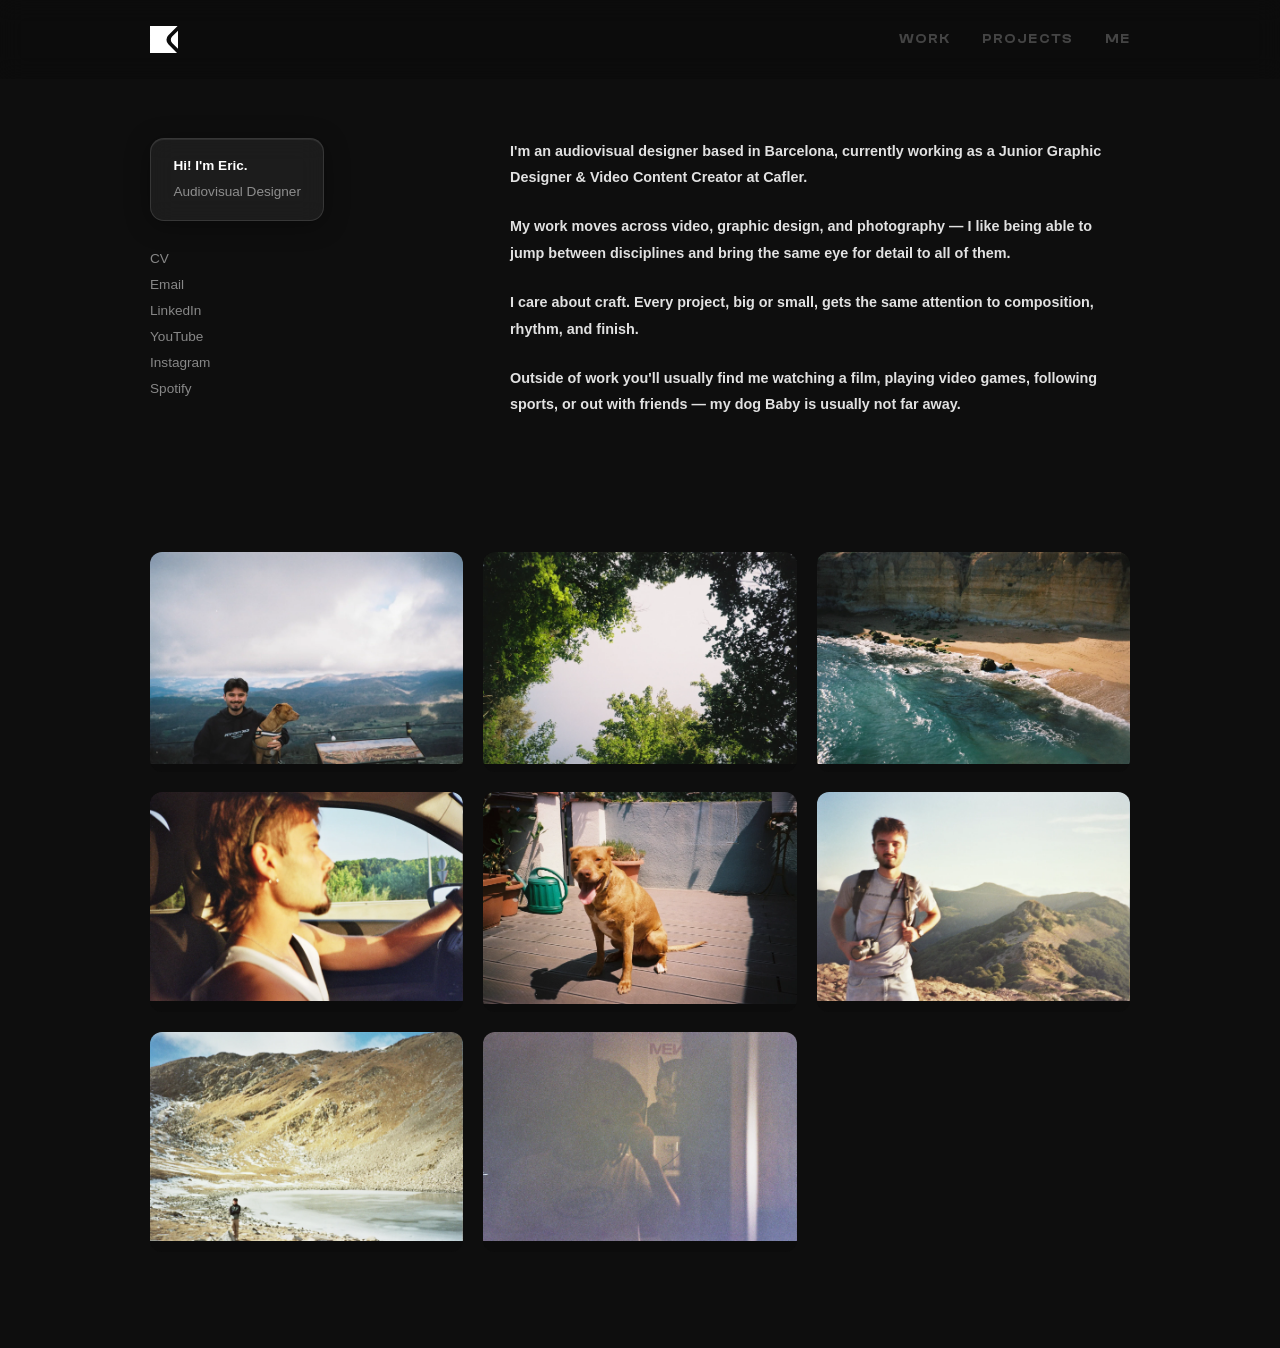
<file: profile/index.html>
<!DOCTYPE html>
<html lang="en">
<head>
  <meta charset="UTF-8"/>
  <meta name="viewport" content="width=device-width, initial-scale=1.0"/>
  <title>Erofo — Profile</title>
  <meta name="description" content="Hi, I'm Eric — an audiovisual designer based in Barcelona working across video, design and photography."/>
  <meta property="og:type" content="profile"/>
  <meta property="og:url" content="https://erofo.me/profile/"/>
  <meta property="og:title" content="Erofo — Profile"/>
  <meta property="og:description" content="Hi, I'm Eric — an audiovisual designer based in Barcelona working across video, design and photography."/>
  <meta property="og:image" content="https://erofo.me/assets/opengraph.jpg"/>
  <meta name="twitter:card" content="summary_large_image"/>
  <meta name="twitter:title" content="Erofo — Profile"/>
  <meta name="twitter:description" content="Hi, I'm Eric — an audiovisual designer based in Barcelona working across video, design and photography."/>
  <meta name="twitter:image" content="https://erofo.me/assets/opengraph.jpg"/>
  <link rel="icon" type="image/svg+xml" href="../favicon.svg"/>
  <link rel="stylesheet" href="../css/styles.css?v=28"/>
</head>
<body class="profile-page">

<div id="page-profile">

  <nav class="site-nav" id="nav-profile">
    <a href="/" class="nav-logo" id="logoProfile" aria-label="erofo">
      <svg xmlns="http://www.w3.org/2000/svg" viewBox="0 0 163.25 160.94">
        <path class="logo-path" d="M107,107l54,54H0V0H160.94L107,54A37.45,37.45,0,0,0,107,107Z"/>
        <path class="logo-path" d="M163.25,27.72v105.5L129.16,99.14a26.39,26.39,0,0,1,0-37.33Z"/>
      </svg>
    </a>
    <div class="nav-right">
      <a href="/work" class="nav-link dim">WORK</a>
      <a href="/projects" class="nav-link dim">PROJECTS</a>
      <a href="/me" class="nav-link dim">ME</a>
    </div>
  </nav>

  <div class="cafler-body">

    <div class="cafler-sidebar">
      <div class="role-pill reveal">
        <p>Hi! I'm Eric.<br><span class="profile-role-dim">Audiovisual Designer</span></p>
      </div>

      <ul class="profile-links reveal reveal-d1">
        <li><a href="../assets/CV_Eric_Rodriguez_Fores.pdf" target="_blank">CV</a></li>
        <li><a href="mailto:erodriguezfores@gmail.com">Email</a></li>
        <li><a href="https://www.linkedin.com/in/eric-rodr%C3%ADguez-for%C3%A9s-b53193208/" target="_blank">LinkedIn</a></li>
        <li><a href="https://youtube.com/@erofo_" target="_blank">YouTube</a></li>
        <li><a href="https://instagram.com/byerofo" target="_blank">Instagram</a></li>
        <li><a href="https://open.spotify.com/user/erofo-10?si=fb06abc031e048c1" target="_blank">Spotify</a></li>
      </ul>
    </div>

    <div class="cafler-desc profile-desc">
      <p class="reveal">I'm an audiovisual designer based in Barcelona, currently working as a Junior Graphic Designer &amp; Video Content Creator at Cafler.</p>
      <p class="reveal" style="transition-delay: 0.08s;">My work moves across video, graphic design, and photography — I like being able to jump between disciplines and bring the same eye for detail to all of them.</p>
      <p class="reveal" style="transition-delay: 0.16s;">I care about craft. Every project, big or small, gets the same attention to composition, rhythm, and finish.</p>
      <p class="reveal" style="transition-delay: 0.24s;">Outside of work you'll usually find me watching a film, playing video games, following sports, or out with friends — my dog Baby is usually not far away.</p>
    </div>

  </div>

  <div class="profile-gallery">
    <div class="masonry-grid" id="profileGrid">
      <div class="masonry-item reveal" data-lazy-reveal>
        <div class="masonry-inner">
          <img src="../assets/profile/profile-1.webp" alt="Eric with his dog on a mountain overlook" loading="lazy">
        </div>
      </div>
      <div class="masonry-item reveal" data-lazy-reveal>
        <div class="masonry-inner">
          <img src="../assets/profile/profile-2.webp" alt="Looking up through tree canopy" loading="lazy">
        </div>
      </div>
      <div class="masonry-item reveal" data-lazy-reveal>
        <div class="masonry-inner">
          <img src="../assets/profile/profile-3.webp" alt="Aerial view of a turquoise-water beach" loading="lazy">
        </div>
      </div>
      <div class="masonry-item reveal" data-lazy-reveal>
        <div class="masonry-inner">
          <img src="../assets/profile/profile-9.webp" alt="Driving on a road trip" loading="lazy">
        </div>
      </div>
      <div class="masonry-item reveal" data-lazy-reveal>
        <div class="masonry-inner">
          <img src="../assets/profile/profile-4.webp" alt="Baby the dog on a terrace" loading="lazy">
        </div>
      </div>
      <div class="masonry-item reveal" data-lazy-reveal>
        <div class="masonry-inner">
          <img src="../assets/profile/profile-10.webp" alt="Eric with a camera on a mountain" loading="lazy">
        </div>
      </div>
      <div class="masonry-item reveal" data-lazy-reveal>
        <div class="masonry-inner">
          <img src="../assets/profile/profile-7.webp" alt="By a frozen alpine lake" loading="lazy">
        </div>
      </div>
      <div class="masonry-item reveal" data-lazy-reveal>
        <div class="masonry-inner">
          <img src="../assets/profile/profile-8.webp" alt="Low-light candid moment" loading="lazy">
        </div>
      </div>
    </div>
  </div>

</div>

<script src="../js/main.js"></script>
<script src="../js/masonry.js"></script>
<script>initMasonry('#profileGrid');</script>
</body>
</html>
</file>
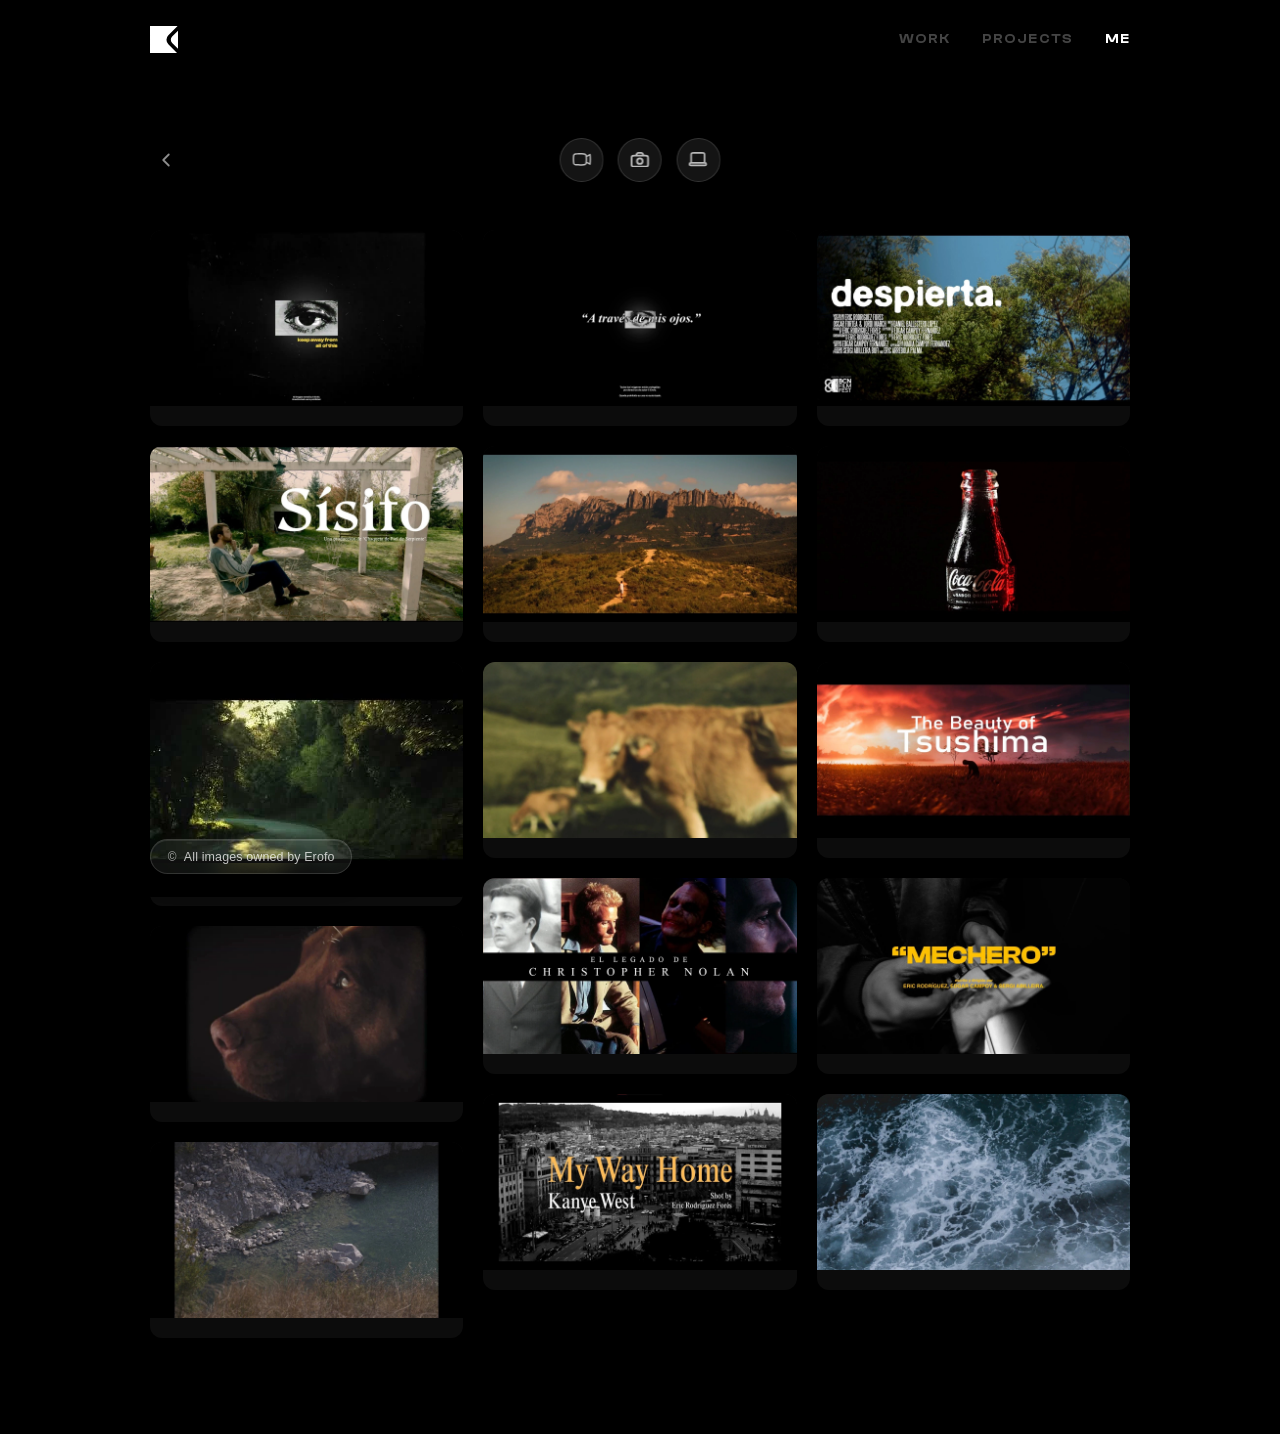
<file: me/film/index.html>
<!DOCTYPE html>
<html lang="en">
<head>
  <meta charset="UTF-8"/>
  <meta name="viewport" content="width=device-width, initial-scale=1.0"/>
  <title>Erofo — Film</title>
  <meta name="description" content="A curated collection of film work by Eric Rodríguez Forés."/>
  <meta property="og:type" content="website"/>
  <meta property="og:url" content="https://erofo.me/me/film/"/>
  <meta property="og:title" content="Erofo — Film"/>
  <meta property="og:description" content="A curated collection of film work by Eric Rodríguez Forés."/>
  <meta property="og:image" content="https://erofo.me/assets/opengraph.jpg"/>
  <meta name="twitter:card" content="summary_large_image"/>
  <meta name="twitter:title" content="Erofo — Film"/>
  <meta name="twitter:description" content="A curated collection of film work by Eric Rodríguez Forés."/>
  <meta name="twitter:image" content="https://erofo.me/assets/opengraph.jpg"/>
  <link rel="icon" type="image/svg+xml" href="../../favicon.svg"/>
  <link rel="stylesheet" href="../../css/styles.css?v=28"/>
</head>
<body class="me-page">

<svg width="0" height="0" style="position:absolute" aria-hidden="true" focusable="false">
  <filter id="glass-distortion" x="-20%" y="-20%" width="140%" height="140%" color-interpolation-filters="sRGB">
    <feTurbulence type="fractalNoise" baseFrequency="0.012 0.018" numOctaves="2" seed="8" result="noise"/>
    <feGaussianBlur in="noise" stdDeviation="3" result="blurredNoise"/>
    <feDisplacementMap in="SourceGraphic" in2="blurredNoise" scale="46" xChannelSelector="R" yChannelSelector="G"/>
  </filter>
</svg>

<nav class="site-nav" id="nav-film">
  <a href="/" class="nav-logo" id="logoFilm" aria-label="erofo">
    <svg xmlns="http://www.w3.org/2000/svg" viewBox="0 0 163.25 160.94">
      <path class="logo-path" d="M107,107l54,54H0V0H160.94L107,54A37.45,37.45,0,0,0,107,107Z"/>
      <path class="logo-path" d="M163.25,27.72v105.5L129.16,99.14a26.39,26.39,0,0,1,0-37.33Z"/>
    </svg>
  </a>
  <div class="nav-right">
    <a href="/work" class="nav-link dim">WORK</a>
    <a href="/projects" class="nav-link dim">PROJECTS</a>
    <a href="/me" class="nav-link active">ME</a>
  </div>
</nav>

<main class="masonry-page">
  <div class="masonry-header reveal">
    <a href="/me" class="masonry-back" aria-label="Back">
      <svg viewBox="0 0 24 24" fill="none" stroke="currentColor" stroke-width="2" stroke-linecap="round" stroke-linejoin="round"><polyline points="15 18 9 12 15 6"/></svg>
    </a>
    <nav class="masonry-nav" aria-label="Secciones">
      <span class="masonry-nav-btn" aria-current="page" aria-label="Film">
        <svg viewBox="0 0 28 19" fill="none"><path fill-rule="evenodd" clip-rule="evenodd" d="M16.4086 0.286392C13.044 -0.0671297 9.65296 -0.093428 6.28322 0.207866L4.03313 0.409051C2.17371 0.575305 0.671342 1.99582 0.401283 3.84302C-0.133761 7.50272 -0.133761 11.2208 0.401283 14.8805C0.671342 16.7277 2.17371 18.1482 4.03313 18.3144L6.28322 18.5156C9.65296 18.8169 13.044 18.7906 16.4086 18.4371L17.2731 18.3463C19.0429 18.1603 20.4747 16.843 20.8195 15.1137L25.1537 17.4164C25.4697 17.5843 25.8489 17.5826 26.1634 17.4118C26.4778 17.241 26.6858 16.9239 26.717 16.5674L26.7524 16.1637C27.1492 11.6377 27.1492 7.08576 26.7524 2.55983L26.717 2.15606C26.6858 1.79956 26.4778 1.48247 26.1634 1.31169C25.8489 1.1409 25.4697 1.13917 25.1537 1.30708L20.8195 3.60977C20.4747 1.88051 19.0429 0.56317 17.2731 0.377223L16.4086 0.286392ZM6.47324 2.33314C9.70554 2.04414 12.9583 2.06936 16.1857 2.40846L17.0502 2.4993C17.9202 2.59071 18.6175 3.26033 18.744 4.12592C19.2516 7.59801 19.2516 11.1255 18.744 14.5976C18.6175 15.4632 17.9202 16.1328 17.0502 16.2242L16.1857 16.315C12.9583 16.6541 9.70554 16.6794 6.47324 16.3904L4.22315 16.1892C3.34739 16.1109 2.63979 15.4418 2.51259 14.5718C2.00747 11.1168 2.00747 7.6067 2.51259 4.15169C2.63979 3.28168 3.34739 2.61263 4.22315 2.53433L6.47324 2.33314ZM21.0997 5.87709C21.3114 8.19537 21.3114 10.5281 21.0997 12.8464L24.7228 14.7713C24.9807 11.1696 24.9807 7.55394 24.7228 3.95217L21.0997 5.87709Z" fill="currentColor"/></svg>
      </span>
      <a href="../shots/" class="masonry-nav-btn" aria-label="Shots">
        <svg viewBox="0 0 29 24" fill="none"><path d="M10.493 5.60435H5.88511C4.31575 5.60435 3.53048 5.60435 2.93107 5.90976C2.4038 6.17842 1.97544 6.60678 1.70679 7.13405C1.40137 7.73346 1.40137 8.51873 1.40137 10.0881V17.9342C1.40137 19.5035 1.40137 20.2871 1.70679 20.8865C1.97544 21.4138 2.4038 21.8436 2.93107 22.1122C3.5299 22.4174 4.31421 22.4174 5.88051 22.4174H22.1417C23.708 22.4174 24.4912 22.4174 25.0901 22.1122C25.6173 21.8436 26.0471 21.4138 26.3158 20.8865C26.6209 20.2877 26.6209 19.5045 26.6209 17.9382V10.0835C26.6209 8.51719 26.6209 7.73288 26.3158 7.13405C26.0471 6.60678 25.6173 6.17842 25.0901 5.90976C24.4906 5.60435 23.7071 5.60435 22.1377 5.60435H17.529M10.493 5.60435H10.5796M10.493 5.60435C10.5105 5.60435 10.529 5.60435 10.5484 5.60435L10.5796 5.60435M10.493 5.60435C10.3443 5.60428 10.261 5.60351 10.1951 5.59614C9.37183 5.50396 8.80719 4.72037 8.98008 3.91021C8.99617 3.83482 9.02797 3.73942 9.09094 3.55052L9.09365 3.54253C9.16556 3.32678 9.20152 3.21891 9.24125 3.12371C9.64796 2.14911 10.569 1.48632 11.6222 1.40868C11.725 1.40109 11.8381 1.40109 12.0655 1.40109H15.9567C16.1841 1.40109 16.298 1.40109 16.4009 1.40868C17.4541 1.48632 18.3741 2.14911 18.7808 3.12371C18.8206 3.2189 18.8567 3.32666 18.9286 3.5424C18.9934 3.73669 19.0258 3.83388 19.0421 3.91034C19.215 4.7205 18.6512 5.50396 17.828 5.59614C17.7621 5.60351 17.6779 5.60428 17.529 5.60435M10.5796 5.60435H17.4423M17.4423 5.60435H17.529M17.4423 5.60435L17.4735 5.60435C17.4929 5.60435 17.5114 5.60435 17.529 5.60435M14.0111 18.2141C11.6897 18.2141 9.80787 16.3322 9.80787 14.0109C9.80787 11.6895 11.6897 9.8076 14.0111 9.8076C16.3325 9.8076 18.2144 11.6895 18.2144 14.0109C18.2144 16.3322 16.3325 18.2141 14.0111 18.2141Z" stroke="currentColor" stroke-width="2.80217" stroke-linecap="round" stroke-linejoin="round"/></svg>
      </a>
      <a href="../graphics/" class="masonry-nav-btn" aria-label="Graphics">
        <svg viewBox="0 0 33 25" fill="none"><path d="M4.36726 18.9228H3.63946C2.4336 18.9228 1.45605 19.9004 1.45605 21.1062C1.45605 22.3121 2.4336 23.2896 3.63946 23.2896H28.3847C29.5905 23.2896 30.5681 22.3121 30.5681 21.1062C30.5681 19.9004 29.5905 18.9228 28.3847 18.9228H27.6569M4.36726 18.9228H27.6569M4.36726 18.9228V6.11381C4.36726 4.48338 4.36726 3.66756 4.68456 3.04482C4.96367 2.49704 5.4087 2.05201 5.95648 1.7729C6.57922 1.4556 7.39504 1.4556 9.02547 1.4556H22.9992C24.6297 1.4556 25.4437 1.4556 26.0665 1.7729C26.6143 2.05201 27.0608 2.49704 27.3399 3.04482C27.6569 3.66695 27.6569 4.48178 27.6569 6.10902V18.9228" stroke="currentColor" stroke-width="2.9112" stroke-linecap="round" stroke-linejoin="round"/></svg>
      </a>
    </nav>
  </div>

  <div class="masonry-grid" id="filmGrid">
    <a class="masonry-item reveal" data-lazy-reveal href="https://www.youtube.com/watch?v=6dQKoaYFosw" target="_blank" rel="noopener">
      <div class="masonry-inner">
        <img src="../../assets/film/6dQKoaYFosw.webp" alt="feel it real" loading="lazy">
        <div class="masonry-play"><div class="masonry-play-circle"><svg viewBox="0 0 20 24" fill="currentColor"><path d="M17.494 7.96591L7.954 0.965912C7.20889 0.420297 6.32722 0.0917064 5.40677 0.0165754C4.48631 -0.0585557 3.56302 0.122709 2.7393 0.540269C1.91557 0.95783 1.22358 1.59537 0.740058 2.3822C0.25654 3.16902 0.000386015 4.07439 0 4.99791V18.9979C0.000164771 19.9218 0.256333 20.8277 0.740075 21.6149C1.22382 22.402 1.91621 23.0398 2.74042 23.4573C3.56463 23.8749 4.48841 24.0559 5.40925 23.9802C6.33008 23.9046 7.21196 23.5753 7.957 23.0289L17.497 16.0289C18.1303 15.5645 18.6452 14.9575 19.0002 14.257C19.3552 13.5565 19.5401 12.7822 19.5401 11.9969C19.5401 11.2116 19.3552 10.4374 19.0002 9.73685C18.6452 9.03635 18.1303 8.42932 17.497 7.96491L17.494 7.96591Z"/></svg></div></div>
      </div>
    </a>
    <a class="masonry-item reveal" data-lazy-reveal href="https://www.youtube.com/watch?v=fgSasvc3y5U" target="_blank" rel="noopener">
      <div class="masonry-inner">
        <img src="../../assets/film/fgSasvc3y5U.webp" alt="A través de mis ojos — Micrometraje" loading="lazy">
        <div class="masonry-play"><div class="masonry-play-circle"><svg viewBox="0 0 20 24" fill="currentColor"><path d="M17.494 7.96591L7.954 0.965912C7.20889 0.420297 6.32722 0.0917064 5.40677 0.0165754C4.48631 -0.0585557 3.56302 0.122709 2.7393 0.540269C1.91557 0.95783 1.22358 1.59537 0.740058 2.3822C0.25654 3.16902 0.000386015 4.07439 0 4.99791V18.9979C0.000164771 19.9218 0.256333 20.8277 0.740075 21.6149C1.22382 22.402 1.91621 23.0398 2.74042 23.4573C3.56463 23.8749 4.48841 24.0559 5.40925 23.9802C6.33008 23.9046 7.21196 23.5753 7.957 23.0289L17.497 16.0289C18.1303 15.5645 18.6452 14.9575 19.0002 14.257C19.3552 13.5565 19.5401 12.7822 19.5401 11.9969C19.5401 11.2116 19.3552 10.4374 19.0002 9.73685C18.6452 9.03635 18.1303 8.42932 17.497 7.96491L17.494 7.96591Z"/></svg></div></div>
      </div>
    </a>
    <a class="masonry-item reveal" data-lazy-reveal href="https://www.youtube.com/watch?v=8GLiqLUoWXs" target="_blank" rel="noopener">
      <div class="masonry-inner">
        <img src="../../assets/film/8GLiqLUoWXs.webp" alt="DESPIERTA. — Cortometraje" loading="lazy">
        <div class="masonry-play"><div class="masonry-play-circle"><svg viewBox="0 0 20 24" fill="currentColor"><path d="M17.494 7.96591L7.954 0.965912C7.20889 0.420297 6.32722 0.0917064 5.40677 0.0165754C4.48631 -0.0585557 3.56302 0.122709 2.7393 0.540269C1.91557 0.95783 1.22358 1.59537 0.740058 2.3822C0.25654 3.16902 0.000386015 4.07439 0 4.99791V18.9979C0.000164771 19.9218 0.256333 20.8277 0.740075 21.6149C1.22382 22.402 1.91621 23.0398 2.74042 23.4573C3.56463 23.8749 4.48841 24.0559 5.40925 23.9802C6.33008 23.9046 7.21196 23.5753 7.957 23.0289L17.497 16.0289C18.1303 15.5645 18.6452 14.9575 19.0002 14.257C19.3552 13.5565 19.5401 12.7822 19.5401 11.9969C19.5401 11.2116 19.3552 10.4374 19.0002 9.73685C18.6452 9.03635 18.1303 8.42932 17.497 7.96491L17.494 7.96591Z"/></svg></div></div>
      </div>
    </a>
    <a class="masonry-item reveal" data-lazy-reveal href="https://www.youtube.com/watch?v=dBrLtVJ1YWQ" target="_blank" rel="noopener">
      <div class="masonry-inner">
        <img src="../../assets/film/dBrLtVJ1YWQ.webp" alt="Sísifo — Cortometraje" loading="lazy">
        <div class="masonry-play"><div class="masonry-play-circle"><svg viewBox="0 0 20 24" fill="currentColor"><path d="M17.494 7.96591L7.954 0.965912C7.20889 0.420297 6.32722 0.0917064 5.40677 0.0165754C4.48631 -0.0585557 3.56302 0.122709 2.7393 0.540269C1.91557 0.95783 1.22358 1.59537 0.740058 2.3822C0.25654 3.16902 0.000386015 4.07439 0 4.99791V18.9979C0.000164771 19.9218 0.256333 20.8277 0.740075 21.6149C1.22382 22.402 1.91621 23.0398 2.74042 23.4573C3.56463 23.8749 4.48841 24.0559 5.40925 23.9802C6.33008 23.9046 7.21196 23.5753 7.957 23.0289L17.497 16.0289C18.1303 15.5645 18.6452 14.9575 19.0002 14.257C19.3552 13.5565 19.5401 12.7822 19.5401 11.9969C19.5401 11.2116 19.3552 10.4374 19.0002 9.73685C18.6452 9.03635 18.1303 8.42932 17.497 7.96491L17.494 7.96591Z"/></svg></div></div>
      </div>
    </a>
    <a class="masonry-item reveal" data-lazy-reveal href="https://www.youtube.com/watch?v=MZ9woVesK9c" target="_blank" rel="noopener">
      <div class="masonry-inner">
        <img src="../../assets/film/MZ9woVesK9c.webp" alt="El Bosque de las Cruces" loading="lazy">
        <div class="masonry-play"><div class="masonry-play-circle"><svg viewBox="0 0 20 24" fill="currentColor"><path d="M17.494 7.96591L7.954 0.965912C7.20889 0.420297 6.32722 0.0917064 5.40677 0.0165754C4.48631 -0.0585557 3.56302 0.122709 2.7393 0.540269C1.91557 0.95783 1.22358 1.59537 0.740058 2.3822C0.25654 3.16902 0.000386015 4.07439 0 4.99791V18.9979C0.000164771 19.9218 0.256333 20.8277 0.740075 21.6149C1.22382 22.402 1.91621 23.0398 2.74042 23.4573C3.56463 23.8749 4.48841 24.0559 5.40925 23.9802C6.33008 23.9046 7.21196 23.5753 7.957 23.0289L17.497 16.0289C18.1303 15.5645 18.6452 14.9575 19.0002 14.257C19.3552 13.5565 19.5401 12.7822 19.5401 11.9969C19.5401 11.2116 19.3552 10.4374 19.0002 9.73685C18.6452 9.03635 18.1303 8.42932 17.497 7.96491L17.494 7.96591Z"/></svg></div></div>
      </div>
    </a>
    <a class="masonry-item reveal" data-lazy-reveal href="https://www.youtube.com/watch?v=NmiYgCksJRI" target="_blank" rel="noopener">
      <div class="masonry-inner">
        <img src="../../assets/film/NmiYgCksJRI.webp" alt="Coca-Cola — Soundtrack of refreshment" loading="lazy">
        <div class="masonry-play"><div class="masonry-play-circle"><svg viewBox="0 0 20 24" fill="currentColor"><path d="M17.494 7.96591L7.954 0.965912C7.20889 0.420297 6.32722 0.0917064 5.40677 0.0165754C4.48631 -0.0585557 3.56302 0.122709 2.7393 0.540269C1.91557 0.95783 1.22358 1.59537 0.740058 2.3822C0.25654 3.16902 0.000386015 4.07439 0 4.99791V18.9979C0.000164771 19.9218 0.256333 20.8277 0.740075 21.6149C1.22382 22.402 1.91621 23.0398 2.74042 23.4573C3.56463 23.8749 4.48841 24.0559 5.40925 23.9802C6.33008 23.9046 7.21196 23.5753 7.957 23.0289L17.497 16.0289C18.1303 15.5645 18.6452 14.9575 19.0002 14.257C19.3552 13.5565 19.5401 12.7822 19.5401 11.9969C19.5401 11.2116 19.3552 10.4374 19.0002 9.73685C18.6452 9.03635 18.1303 8.42932 17.497 7.96491L17.494 7.96591Z"/></svg></div></div>
      </div>
    </a>
    <a class="masonry-item reveal" data-lazy-reveal href="https://www.youtube.com/watch?v=q-yD3wYsJ1c" target="_blank" rel="noopener">
      <div class="masonry-inner">
        <img src="../../assets/film/q-yD3wYsJ1c.webp" alt="Santa Fe del Montseny" loading="lazy">
        <div class="masonry-play"><div class="masonry-play-circle"><svg viewBox="0 0 20 24" fill="currentColor"><path d="M17.494 7.96591L7.954 0.965912C7.20889 0.420297 6.32722 0.0917064 5.40677 0.0165754C4.48631 -0.0585557 3.56302 0.122709 2.7393 0.540269C1.91557 0.95783 1.22358 1.59537 0.740058 2.3822C0.25654 3.16902 0.000386015 4.07439 0 4.99791V18.9979C0.000164771 19.9218 0.256333 20.8277 0.740075 21.6149C1.22382 22.402 1.91621 23.0398 2.74042 23.4573C3.56463 23.8749 4.48841 24.0559 5.40925 23.9802C6.33008 23.9046 7.21196 23.5753 7.957 23.0289L17.497 16.0289C18.1303 15.5645 18.6452 14.9575 19.0002 14.257C19.3552 13.5565 19.5401 12.7822 19.5401 11.9969C19.5401 11.2116 19.3552 10.4374 19.0002 9.73685C18.6452 9.03635 18.1303 8.42932 17.497 7.96491L17.494 7.96591Z"/></svg></div></div>
      </div>
    </a>
    <a class="masonry-item reveal" data-lazy-reveal href="https://www.youtube.com/watch?v=Qa_kmKLfjQY" target="_blank" rel="noopener">
      <div class="masonry-inner">
        <img src="../../assets/film/Qa_kmKLfjQY.webp" alt="Asturias — cinematic video" loading="lazy">
        <div class="masonry-play"><div class="masonry-play-circle"><svg viewBox="0 0 20 24" fill="currentColor"><path d="M17.494 7.96591L7.954 0.965912C7.20889 0.420297 6.32722 0.0917064 5.40677 0.0165754C4.48631 -0.0585557 3.56302 0.122709 2.7393 0.540269C1.91557 0.95783 1.22358 1.59537 0.740058 2.3822C0.25654 3.16902 0.000386015 4.07439 0 4.99791V18.9979C0.000164771 19.9218 0.256333 20.8277 0.740075 21.6149C1.22382 22.402 1.91621 23.0398 2.74042 23.4573C3.56463 23.8749 4.48841 24.0559 5.40925 23.9802C6.33008 23.9046 7.21196 23.5753 7.957 23.0289L17.497 16.0289C18.1303 15.5645 18.6452 14.9575 19.0002 14.257C19.3552 13.5565 19.5401 12.7822 19.5401 11.9969C19.5401 11.2116 19.3552 10.4374 19.0002 9.73685C18.6452 9.03635 18.1303 8.42932 17.497 7.96491L17.494 7.96591Z"/></svg></div></div>
      </div>
    </a>
    <a class="masonry-item reveal" data-lazy-reveal href="https://www.youtube.com/watch?v=uKMQt-DrN28" target="_blank" rel="noopener">
      <div class="masonry-inner">
        <img src="../../assets/film/uKMQt-DrN28.webp" alt="The Beauty of Tsushima" loading="lazy">
        <div class="masonry-play"><div class="masonry-play-circle"><svg viewBox="0 0 20 24" fill="currentColor"><path d="M17.494 7.96591L7.954 0.965912C7.20889 0.420297 6.32722 0.0917064 5.40677 0.0165754C4.48631 -0.0585557 3.56302 0.122709 2.7393 0.540269C1.91557 0.95783 1.22358 1.59537 0.740058 2.3822C0.25654 3.16902 0.000386015 4.07439 0 4.99791V18.9979C0.000164771 19.9218 0.256333 20.8277 0.740075 21.6149C1.22382 22.402 1.91621 23.0398 2.74042 23.4573C3.56463 23.8749 4.48841 24.0559 5.40925 23.9802C6.33008 23.9046 7.21196 23.5753 7.957 23.0289L17.497 16.0289C18.1303 15.5645 18.6452 14.9575 19.0002 14.257C19.3552 13.5565 19.5401 12.7822 19.5401 11.9969C19.5401 11.2116 19.3552 10.4374 19.0002 9.73685C18.6452 9.03635 18.1303 8.42932 17.497 7.96491L17.494 7.96591Z"/></svg></div></div>
      </div>
    </a>
    <a class="masonry-item reveal" data-lazy-reveal href="https://www.youtube.com/watch?v=XaluizWgKCE" target="_blank" rel="noopener">
      <div class="masonry-inner">
        <img src="../../assets/film/XaluizWgKCE.webp" alt="El legado de Christopher Nolan" loading="lazy">
        <div class="masonry-play"><div class="masonry-play-circle"><svg viewBox="0 0 20 24" fill="currentColor"><path d="M17.494 7.96591L7.954 0.965912C7.20889 0.420297 6.32722 0.0917064 5.40677 0.0165754C4.48631 -0.0585557 3.56302 0.122709 2.7393 0.540269C1.91557 0.95783 1.22358 1.59537 0.740058 2.3822C0.25654 3.16902 0.000386015 4.07439 0 4.99791V18.9979C0.000164771 19.9218 0.256333 20.8277 0.740075 21.6149C1.22382 22.402 1.91621 23.0398 2.74042 23.4573C3.56463 23.8749 4.48841 24.0559 5.40925 23.9802C6.33008 23.9046 7.21196 23.5753 7.957 23.0289L17.497 16.0289C18.1303 15.5645 18.6452 14.9575 19.0002 14.257C19.3552 13.5565 19.5401 12.7822 19.5401 11.9969C19.5401 11.2116 19.3552 10.4374 19.0002 9.73685C18.6452 9.03635 18.1303 8.42932 17.497 7.96491L17.494 7.96591Z"/></svg></div></div>
      </div>
    </a>
    <a class="masonry-item reveal" data-lazy-reveal href="https://www.youtube.com/watch?v=YwBM4sFAERA" target="_blank" rel="noopener">
      <div class="masonry-inner">
        <img src="../../assets/film/YwBM4sFAERA.webp" alt="Mechero — Escena" loading="lazy">
        <div class="masonry-play"><div class="masonry-play-circle"><svg viewBox="0 0 20 24" fill="currentColor"><path d="M17.494 7.96591L7.954 0.965912C7.20889 0.420297 6.32722 0.0917064 5.40677 0.0165754C4.48631 -0.0585557 3.56302 0.122709 2.7393 0.540269C1.91557 0.95783 1.22358 1.59537 0.740058 2.3822C0.25654 3.16902 0.000386015 4.07439 0 4.99791V18.9979C0.000164771 19.9218 0.256333 20.8277 0.740075 21.6149C1.22382 22.402 1.91621 23.0398 2.74042 23.4573C3.56463 23.8749 4.48841 24.0559 5.40925 23.9802C6.33008 23.9046 7.21196 23.5753 7.957 23.0289L17.497 16.0289C18.1303 15.5645 18.6452 14.9575 19.0002 14.257C19.3552 13.5565 19.5401 12.7822 19.5401 11.9969C19.5401 11.2116 19.3552 10.4374 19.0002 9.73685C18.6452 9.03635 18.1303 8.42932 17.497 7.96491L17.494 7.96591Z"/></svg></div></div>
      </div>
    </a>
    <a class="masonry-item reveal" data-lazy-reveal href="https://www.youtube.com/watch?v=ZFj2U735f9M" target="_blank" rel="noopener">
      <div class="masonry-inner">
        <img src="../../assets/film/ZFj2U735f9M.webp" alt="Dos años de recuerdos guardados en mi disco duro" loading="lazy">
        <div class="masonry-play"><div class="masonry-play-circle"><svg viewBox="0 0 20 24" fill="currentColor"><path d="M17.494 7.96591L7.954 0.965912C7.20889 0.420297 6.32722 0.0917064 5.40677 0.0165754C4.48631 -0.0585557 3.56302 0.122709 2.7393 0.540269C1.91557 0.95783 1.22358 1.59537 0.740058 2.3822C0.25654 3.16902 0.000386015 4.07439 0 4.99791V18.9979C0.000164771 19.9218 0.256333 20.8277 0.740075 21.6149C1.22382 22.402 1.91621 23.0398 2.74042 23.4573C3.56463 23.8749 4.48841 24.0559 5.40925 23.9802C6.33008 23.9046 7.21196 23.5753 7.957 23.0289L17.497 16.0289C18.1303 15.5645 18.6452 14.9575 19.0002 14.257C19.3552 13.5565 19.5401 12.7822 19.5401 11.9969C19.5401 11.2116 19.3552 10.4374 19.0002 9.73685C18.6452 9.03635 18.1303 8.42932 17.497 7.96491L17.494 7.96591Z"/></svg></div></div>
      </div>
    </a>
    <a class="masonry-item reveal" data-lazy-reveal href="https://www.youtube.com/watch?v=dl8bAJ6Oxhc" target="_blank" rel="noopener">
      <div class="masonry-inner">
        <img src="../../assets/film/dl8bAJ6Oxhc.webp" alt="My Way Home by Kanye West — Videoclip" loading="lazy">
        <div class="masonry-play"><div class="masonry-play-circle"><svg viewBox="0 0 20 24" fill="currentColor"><path d="M17.494 7.96591L7.954 0.965912C7.20889 0.420297 6.32722 0.0917064 5.40677 0.0165754C4.48631 -0.0585557 3.56302 0.122709 2.7393 0.540269C1.91557 0.95783 1.22358 1.59537 0.740058 2.3822C0.25654 3.16902 0.000386015 4.07439 0 4.99791V18.9979C0.000164771 19.9218 0.256333 20.8277 0.740075 21.6149C1.22382 22.402 1.91621 23.0398 2.74042 23.4573C3.56463 23.8749 4.48841 24.0559 5.40925 23.9802C6.33008 23.9046 7.21196 23.5753 7.957 23.0289L17.497 16.0289C18.1303 15.5645 18.6452 14.9575 19.0002 14.257C19.3552 13.5565 19.5401 12.7822 19.5401 11.9969C19.5401 11.2116 19.3552 10.4374 19.0002 9.73685C18.6452 9.03635 18.1303 8.42932 17.497 7.96491L17.494 7.96591Z"/></svg></div></div>
      </div>
    </a>
    <a class="masonry-item reveal" data-lazy-reveal href="https://www.youtube.com/watch?v=CcUG9JzScuI" target="_blank" rel="noopener">
      <div class="masonry-inner">
        <img src="../../assets/film/CcUG9JzScuI.webp" alt="Explore, dream, discover" loading="lazy">
        <div class="masonry-play"><div class="masonry-play-circle"><svg viewBox="0 0 20 24" fill="currentColor"><path d="M17.494 7.96591L7.954 0.965912C7.20889 0.420297 6.32722 0.0917064 5.40677 0.0165754C4.48631 -0.0585557 3.56302 0.122709 2.7393 0.540269C1.91557 0.95783 1.22358 1.59537 0.740058 2.3822C0.25654 3.16902 0.000386015 4.07439 0 4.99791V18.9979C0.000164771 19.9218 0.256333 20.8277 0.740075 21.6149C1.22382 22.402 1.91621 23.0398 2.74042 23.4573C3.56463 23.8749 4.48841 24.0559 5.40925 23.9802C6.33008 23.9046 7.21196 23.5753 7.957 23.0289L17.497 16.0289C18.1303 15.5645 18.6452 14.9575 19.0002 14.257C19.3552 13.5565 19.5401 12.7822 19.5401 11.9969C19.5401 11.2116 19.3552 10.4374 19.0002 9.73685C18.6452 9.03635 18.1303 8.42932 17.497 7.96491L17.494 7.96591Z"/></svg></div></div>
      </div>
    </a>
    <a class="masonry-item reveal" data-lazy-reveal href="https://www.youtube.com/watch?v=2HFR-9sxeRw" target="_blank" rel="noopener">
      <div class="masonry-inner">
        <img src="../../assets/film/2HFR-9sxeRw.webp" alt="Video 04-04-2021" loading="lazy">
        <div class="masonry-play"><div class="masonry-play-circle"><svg viewBox="0 0 20 24" fill="currentColor"><path d="M17.494 7.96591L7.954 0.965912C7.20889 0.420297 6.32722 0.0917064 5.40677 0.0165754C4.48631 -0.0585557 3.56302 0.122709 2.7393 0.540269C1.91557 0.95783 1.22358 1.59537 0.740058 2.3822C0.25654 3.16902 0.000386015 4.07439 0 4.99791V18.9979C0.000164771 19.9218 0.256333 20.8277 0.740075 21.6149C1.22382 22.402 1.91621 23.0398 2.74042 23.4573C3.56463 23.8749 4.48841 24.0559 5.40925 23.9802C6.33008 23.9046 7.21196 23.5753 7.957 23.0289L17.497 16.0289C18.1303 15.5645 18.6452 14.9575 19.0002 14.257C19.3552 13.5565 19.5401 12.7822 19.5401 11.9969C19.5401 11.2116 19.3552 10.4374 19.0002 9.73685C18.6452 9.03635 18.1303 8.42932 17.497 7.96491L17.494 7.96591Z"/></svg></div></div>
      </div>
    </a>
  </div>
</main>

<div class="copyright-pill reveal">
  <span class="copyright-icon" aria-hidden="true">&copy;</span>
  <span>All images owned by Erofo</span>
</div>

<script src="../../js/main.js"></script>
<script src="../../js/masonry.js"></script>
<script>initMasonry('#filmGrid');</script>
</body>
</html>
</file>
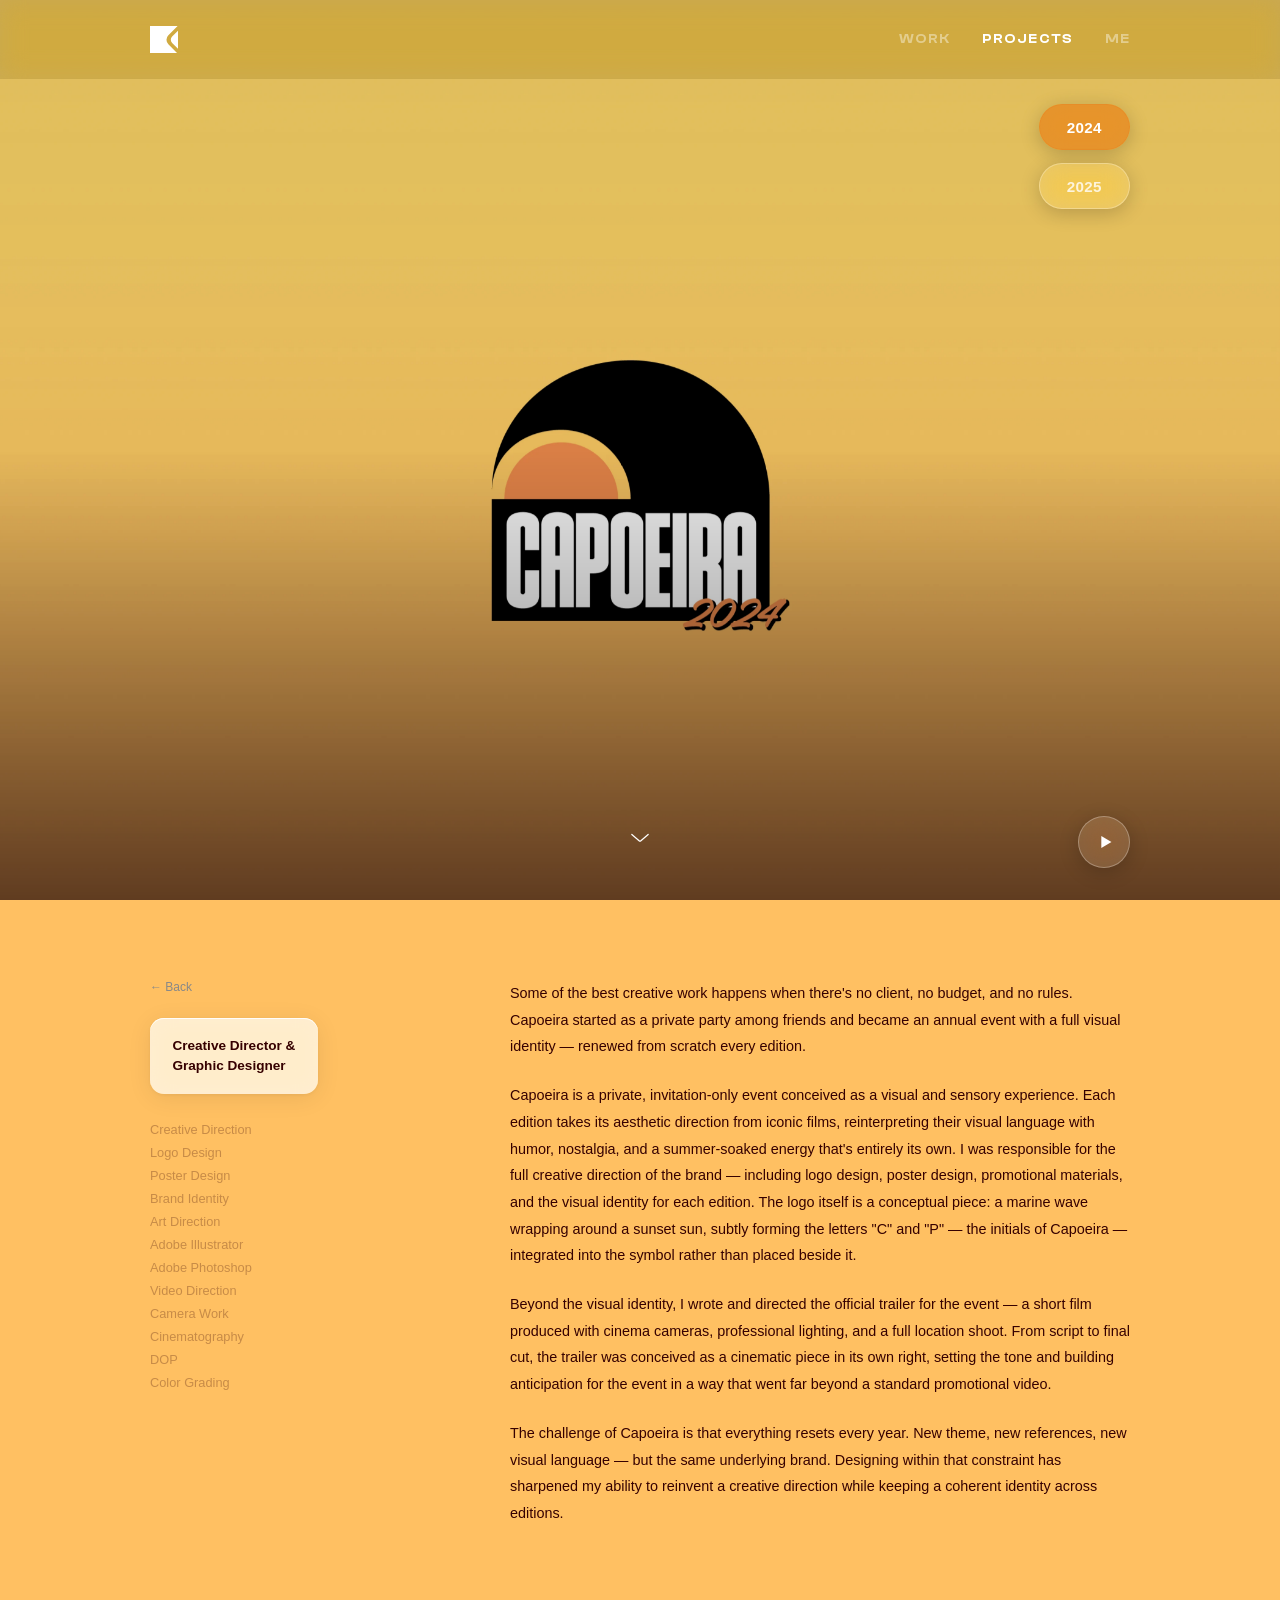
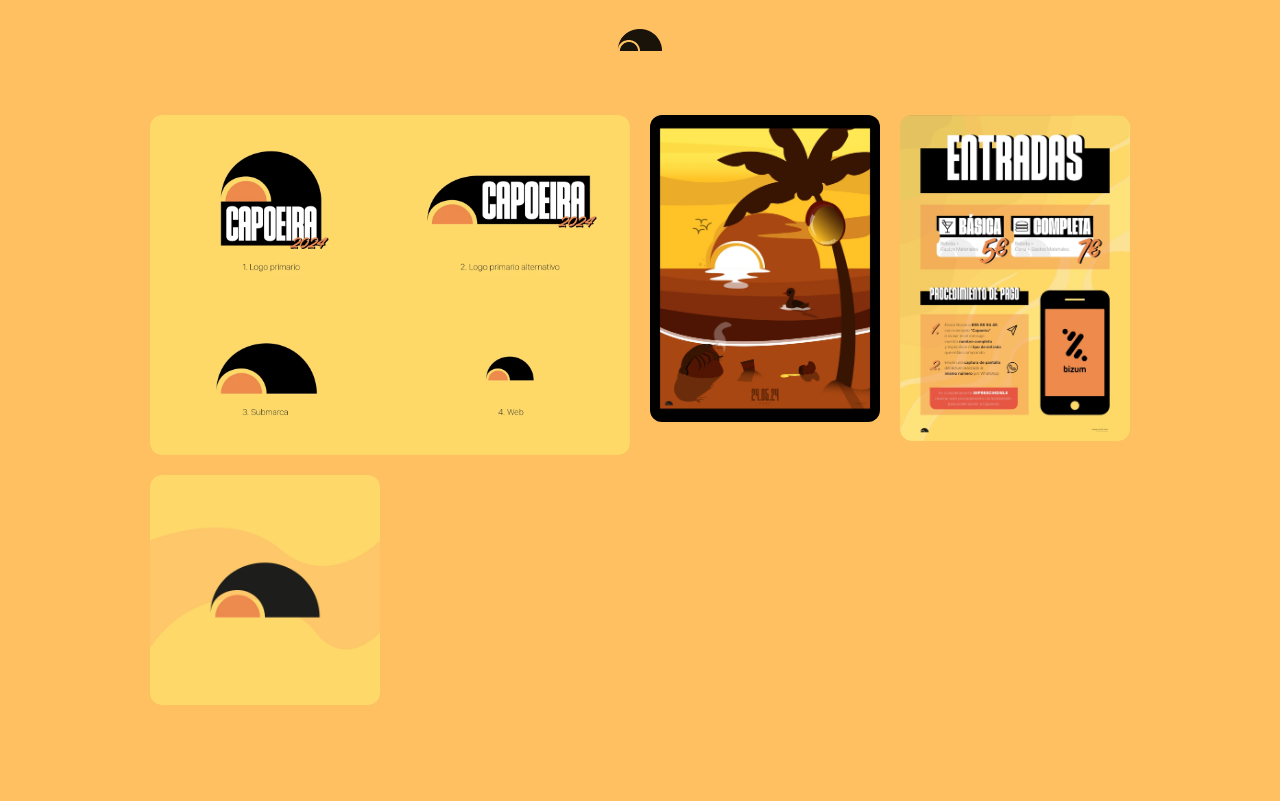
<file: projects/capoeira/index.html>
<!DOCTYPE html>
<html lang="en">
<head>
  <meta charset="UTF-8"/>
  <meta name="viewport" content="width=device-width, initial-scale=1.0"/>
  <title>Erofo — Capoeira</title>
  <meta name="description" content="Capoeira — a personal documentary project by Eric Rodríguez Forés, 2024/2025."/>
  <meta property="og:type" content="website"/>
  <meta property="og:url" content="https://erofo.me/projects/capoeira/"/>
  <meta property="og:title" content="Erofo — Capoeira"/>
  <meta property="og:description" content="Capoeira — a personal documentary project by Eric Rodríguez Forés, 2024/2025."/>
  <meta property="og:image" content="https://erofo.me/assets/opengraph.jpg"/>
  <meta name="twitter:card" content="summary_large_image"/>
  <meta name="twitter:title" content="Erofo — Capoeira"/>
  <meta name="twitter:description" content="Capoeira — a personal documentary project by Eric Rodríguez Forés, 2024/2025."/>
  <meta name="twitter:image" content="https://erofo.me/assets/opengraph.jpg"/>
  <link rel="icon" type="image/svg+xml" href="../../favicon.svg"/>
  <link rel="stylesheet" href="../../css/styles.css?v=28"/>
</head>
<body class="cafler-page capoeira-page" data-year="2024">

<div id="page-capoeira">

  <nav id="nav-cafler">
    <a href="/" class="nav-logo" id="logoCapoeira" aria-label="erofo">
      <svg xmlns="http://www.w3.org/2000/svg" viewBox="0 0 163.25 160.94">
        <path fill="#fff" d="M107,107l54,54H0V0H160.94L107,54A37.45,37.45,0,0,0,107,107Z"/>
        <path fill="#fff" d="M163.25,27.72v105.5L129.16,99.14a26.39,26.39,0,0,1,0-37.33Z"/>
      </svg>
    </a>
    <div class="nav-right">
      <a href="/work" class="nav-link dim">WORK</a>
      <a href="/projects" class="nav-link active">PROJECTS</a>
      <a href="/me" class="nav-link dim">ME</a>
    </div>
  </nav>

  <div class="capoeira-year-toggle">
    <button type="button" class="year-btn active" data-year="2024">2024</button>
    <button type="button" class="year-btn" data-year="2025">2025</button>
  </div>

  <div class="cafler-link-buttons">
    <a href="https://www.youtube.com/watch?v=9-rurqwV-6E" target="_blank" rel="noopener noreferrer" class="cafler-link-btn" aria-label="Watch the trailer">
      <svg class="icon-play" viewBox="0 0 24 24" fill="currentColor">
        <path d="M8 5.5v13l11-6.5-11-6.5z"/>
      </svg>
    </a>
  </div>

  <div class="cafler-hero" id="caflerHero">
    <img class="cafler-bg" data-year="2024" src="../../assets/capoeira/hero-2024.webp" alt="Capoeira 2024" />
    <img class="cafler-bg" data-year="2025" src="../../assets/capoeira/hero-2025.webp" alt="Capoeira Parte IV — 2025" />

    <div class="cafler-chevron reveal">
      <svg width="28" height="28" viewBox="0 0 106 106" fill="none" xmlns="http://www.w3.org/2000/svg">
        <path d="M22.083 39.75L49.5505 63.2935C51.5353 64.9948 54.4641 64.9948 56.4489 63.2935L83.9163 39.75" stroke="white" stroke-width="4.69027" stroke-linecap="round"/>
      </svg>
    </div>
  </div>

  <div class="cafler-body">

    <div class="cafler-sidebar">
      <a href="/projects" class="back-btn reveal" id="backBtn">&larr; Back</a>

      <div class="role-pill reveal reveal-d1">
        <p>Creative Director &amp;<br>Graphic Designer</p>
      </div>

      <ul class="cafler-skills reveal reveal-d2">
        <li>Creative Direction</li>
        <li>Logo Design</li>
        <li>Poster Design</li>
        <li>Brand Identity</li>
        <li>Art Direction</li>
        <li>Adobe Illustrator</li>
        <li>Adobe Photoshop</li>
        <li>Video Direction</li>
        <li>Camera Work</li>
        <li>Cinematography</li>
        <li>DOP</li>
        <li>Color Grading</li>
      </ul>
    </div>

    <div class="cafler-desc">
      <p class="reveal">Some of the best creative work happens when there's no client, no budget, and no rules. Capoeira started as a private party among friends and became an annual event with a full visual identity — renewed from scratch every edition.</p>
      <p class="reveal" style="transition-delay: 0.08s;">Capoeira is a private, invitation-only event conceived as a visual and sensory experience. Each edition takes its aesthetic direction from iconic films, reinterpreting their visual language with humor, nostalgia, and a summer-soaked energy that's entirely its own.
I was responsible for the full creative direction of the brand — including logo design, poster design, promotional materials, and the visual identity for each edition. The logo itself is a conceptual piece: a marine wave wrapping around a sunset sun, subtly forming the letters "C" and "P" — the initials of Capoeira — integrated into the symbol rather than placed beside it.</p>
      <p class="reveal" style="transition-delay: 0.16s;">Beyond the visual identity, I wrote and directed the official trailer for the event — a short film produced with cinema cameras, professional lighting, and a full location shoot. From script to final cut, the trailer was conceived as a cinematic piece in its own right, setting the tone and building anticipation for the event in a way that went far beyond a standard promotional video.</p>
      <p class="reveal" style="transition-delay: 0.24s;">The challenge of Capoeira is that everything resets every year. New theme, new references, new visual language — but the same underlying brand. Designing within that constraint has sharpened my ability to reinvent a creative direction while keeping a coherent identity across editions.</p>
    </div>

  </div>

  <div class="cafler-divider reveal">
    <img class="divider-mark" src="../../assets/capoeira/mark.webp" alt="" style="width:44px;height:auto;opacity:0.9;" />
  </div>

  <div class="capoeira-media-section">
    <div class="capoeira-media-grid">

      <div class="capoeira-media-item span-2 reveal" data-year="2024" style="aspect-ratio: 1400/990;">
        <img src="../../assets/capoeira/branding.webp" alt="Sistema de identidad Capoeira 2024" loading="lazy">
      </div>

      <div class="capoeira-media-item span-1 reveal" data-year="2024" style="aspect-ratio: 1000/1333;">
        <img src="../../assets/capoeira/poster-2024.webp" alt="Capoeira 2024 — cartel" loading="lazy">
      </div>
      <div class="capoeira-media-item span-1 reveal" data-year="2024" style="aspect-ratio: 1000/1417;">
        <img src="../../assets/capoeira/entradas-2024.webp" alt="Capoeira 2024 — entradas" loading="lazy">
      </div>
      <div class="capoeira-media-item span-1 reveal" data-year="2024" style="aspect-ratio: 1/1;">
        <img src="../../assets/capoeira/intro-2024.webp" alt="Capoeira 2024 — intro" loading="lazy">
      </div>

      <div class="capoeira-media-item span-1 reveal" data-year="2025" style="aspect-ratio: 1000/1500;">
        <img src="../../assets/capoeira/poster-2025.webp" alt="Capoeira Parte IV — cartel" loading="lazy">
      </div>
      <div class="capoeira-media-item span-1 reveal" data-year="2025" style="aspect-ratio: 1/1;">
        <img src="../../assets/capoeira/intro-2025.webp" alt="Capoeira Parte IV — intro" loading="lazy">
      </div>
      <div class="capoeira-media-item span-1 reveal" data-year="2025" style="aspect-ratio: 1000/1414;">
        <img src="../../assets/capoeira/entradas-2025.webp" alt="Capoeira Parte IV — entradas" loading="lazy">
      </div>

      <!-- Bocon stickers — 2025 only -->
      <div class="capoeira-media-item span-1 reveal" data-year="2025" style="aspect-ratio: 2048/1080;">
        <img src="../../assets/capoeira/bailes.webp" alt="Bocon — bailes" loading="lazy">
      </div>
      <div class="capoeira-media-item span-1 reveal" data-year="2025" style="aspect-ratio: 2048/1080;">
        <img src="../../assets/capoeira/bocon-guino.webp" alt="Bocon — guiño" loading="lazy">
      </div>
      <div class="capoeira-media-item span-1 reveal" data-year="2025" style="aspect-ratio: 2048/1080;">
        <img src="../../assets/capoeira/bocon-poker.webp" alt="Bocon — poker" loading="lazy">
      </div>
      <div class="capoeira-media-item span-1 reveal" data-year="2025" style="aspect-ratio: 2048/1080;">
        <img src="../../assets/capoeira/bocon-senal.webp" alt="Bocon — señal" loading="lazy">
      </div>
      <div class="capoeira-media-item span-2 reveal" data-year="2025" style="aspect-ratio: 2048/1080;">
        <img src="../../assets/capoeira/bocon-presentacion.webp" alt="Bocon — presentación" loading="lazy">
      </div>
      <div class="capoeira-media-item span-2 reveal" data-year="2025" style="aspect-ratio: 2048/1080;">
        <img src="../../assets/capoeira/pov.webp" alt="Capoeira — POV" loading="lazy">
      </div>

    </div>
  </div>

</div>

<script src="../../js/main.js"></script>
</body>
</html>
</file>
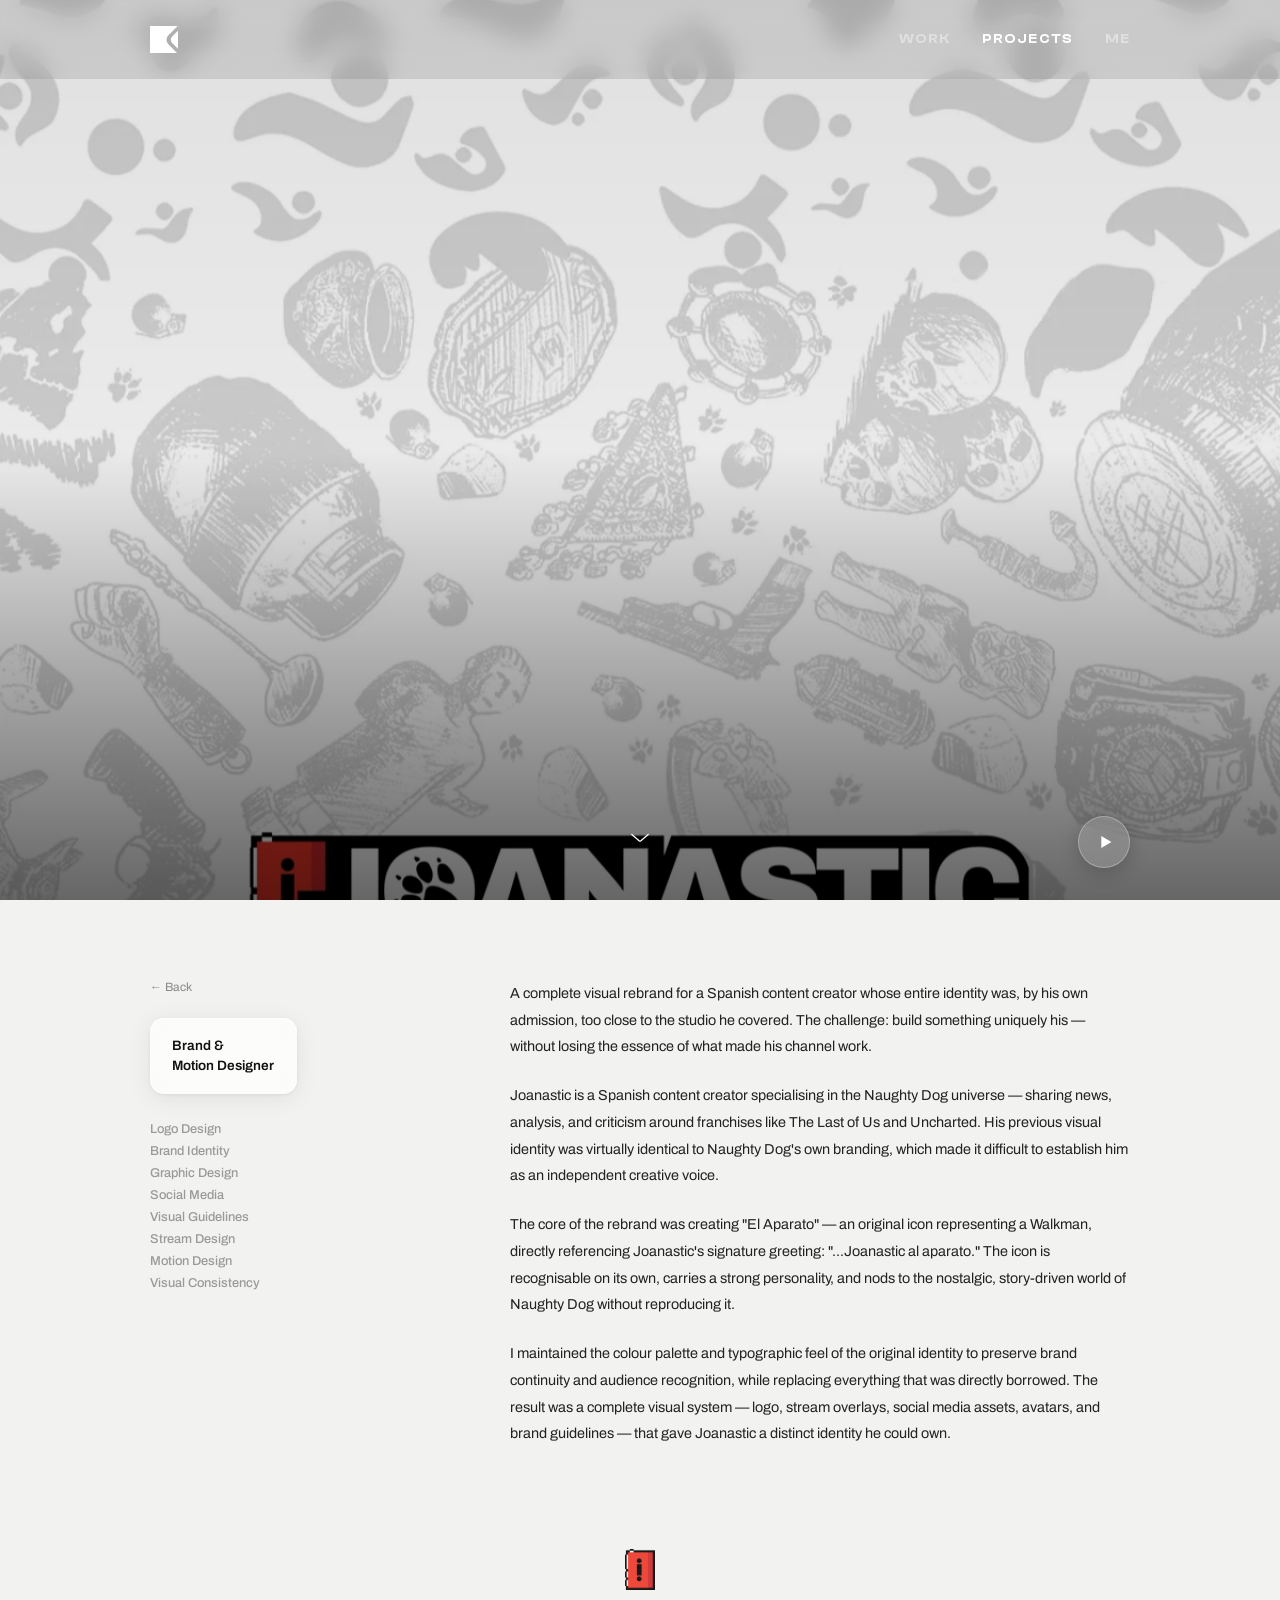
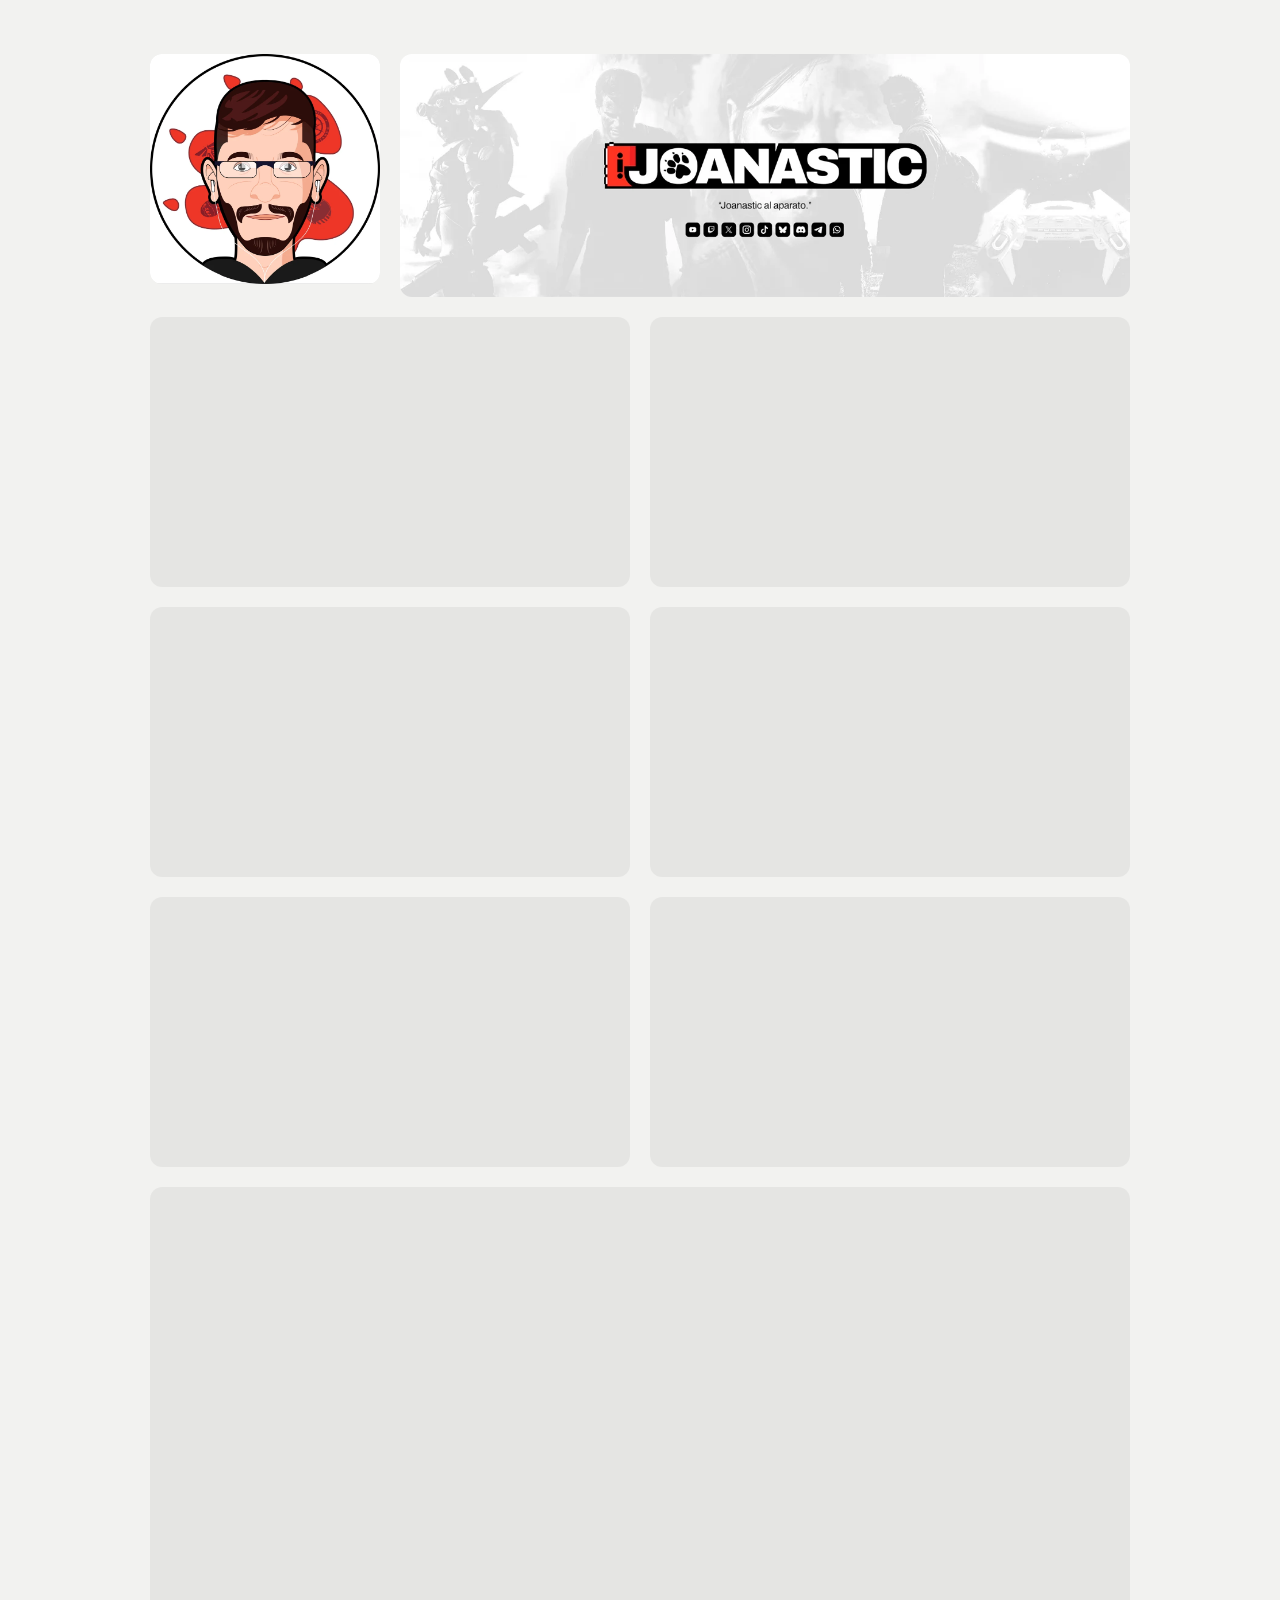
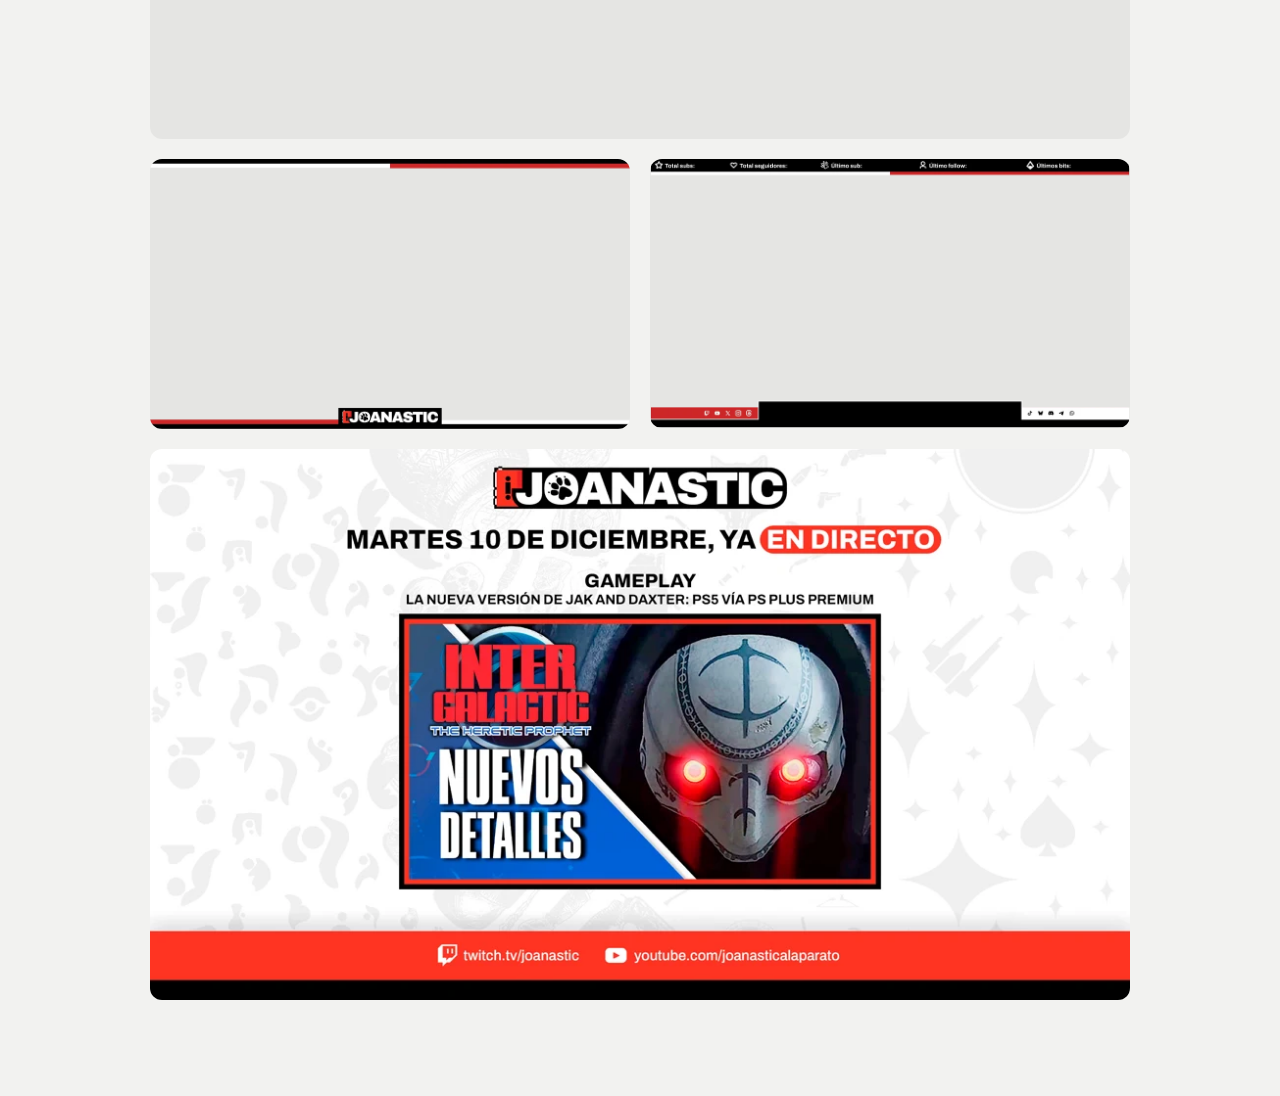
<file: projects/joanastic/index.html>
<!DOCTYPE html>
<html lang="en">
<head>
  <meta charset="UTF-8"/>
  <meta name="viewport" content="width=device-width, initial-scale=1.0"/>
  <title>Erofo — Joanastic</title>
  <meta name="description" content="Joanastic — a personal project by Eric Rodríguez Forés."/>
  <meta property="og:type" content="website"/>
  <meta property="og:url" content="https://erofo.me/projects/joanastic/"/>
  <meta property="og:title" content="Erofo — Joanastic"/>
  <meta property="og:description" content="Joanastic — a personal project by Eric Rodríguez Forés."/>
  <meta property="og:image" content="https://erofo.me/assets/opengraph.jpg"/>
  <meta name="twitter:card" content="summary_large_image"/>
  <meta name="twitter:title" content="Erofo — Joanastic"/>
  <meta name="twitter:description" content="Joanastic — a personal project by Eric Rodríguez Forés."/>
  <meta name="twitter:image" content="https://erofo.me/assets/opengraph.jpg"/>
  <link rel="icon" type="image/svg+xml" href="../../favicon.svg"/>
  <link rel="stylesheet" href="../../css/styles.css?v=28"/>
</head>
<body class="cafler-page">

<div id="page-joanastic">

  <nav id="nav-cafler">
    <a href="/" class="nav-logo" id="logoJoanastic" aria-label="erofo">
      <svg xmlns="http://www.w3.org/2000/svg" viewBox="0 0 163.25 160.94">
        <path fill="#fff" d="M107,107l54,54H0V0H160.94L107,54A37.45,37.45,0,0,0,107,107Z"/>
        <path fill="#fff" d="M163.25,27.72v105.5L129.16,99.14a26.39,26.39,0,0,1,0-37.33Z"/>
      </svg>
    </a>
    <div class="nav-right">
      <a href="/work" class="nav-link dim">WORK</a>
      <a href="/projects" class="nav-link active">PROJECTS</a>
      <a href="/me" class="nav-link dim">ME</a>
    </div>
  </nav>

  <div class="cafler-link-buttons">
    <a href="https://www.youtube.com/@Joanastic" target="_blank" rel="noopener noreferrer" class="cafler-link-btn" aria-label="Visit the YouTube channel">
      <svg class="icon-play" viewBox="0 0 24 24" fill="currentColor">
        <path d="M8 5.5v13l11-6.5-11-6.5z"/>
      </svg>
    </a>
  </div>

  <div class="cafler-hero" id="caflerHero">
    <picture>
      <source media="(max-width: 767px)" srcset="../../assets/joanastic-hero-vertical.webp" />
      <img class="cafler-bg" src="../../assets/joanastic-hero.webp" alt="Joanastic" />
    </picture>

    <div class="cafler-chevron reveal">
      <svg width="28" height="28" viewBox="0 0 106 106" fill="none" xmlns="http://www.w3.org/2000/svg">
        <path d="M22.083 39.75L49.5505 63.2935C51.5353 64.9948 54.4641 64.9948 56.4489 63.2935L83.9163 39.75" stroke="white" stroke-width="4.69027" stroke-linecap="round"/>
      </svg>
    </div>
  </div>

  <div class="cafler-body">

    <div class="cafler-sidebar">
      <a href="/projects" class="back-btn reveal" id="backBtn">&larr; Back</a>

      <div class="role-pill reveal reveal-d1">
        <p>Brand &amp;<br>Motion Designer</p>
      </div>

      <ul class="cafler-skills reveal reveal-d2">
        <li>Logo Design</li>
        <li>Brand Identity</li>
        <li>Graphic Design</li>
        <li>Social Media</li>
        <li>Visual Guidelines</li>
        <li>Stream Design</li>
        <li>Motion Design</li>
        <li>Visual Consistency</li>
      </ul>
    </div>

    <div class="cafler-desc">
      <p class="reveal">A complete visual rebrand for a Spanish content creator whose entire identity was, by his own admission, too close to the studio he covered. The challenge: build something uniquely his — without losing the essence of what made his channel work.</p>
      <p class="reveal" style="transition-delay: 0.08s;">Joanastic is a Spanish content creator specialising in the Naughty Dog universe — sharing news, analysis, and criticism around franchises like The Last of Us and Uncharted. His previous visual identity was virtually identical to Naughty Dog's own branding, which made it difficult to establish him as an independent creative voice.</p>
      <p class="reveal" style="transition-delay: 0.16s;">The core of the rebrand was creating "El Aparato" — an original icon representing a Walkman, directly referencing Joanastic's signature greeting: "...Joanastic al aparato." The icon is recognisable on its own, carries a strong personality, and nods to the nostalgic, story-driven world of Naughty Dog without reproducing it.</p>
      <p class="reveal" style="transition-delay: 0.24s;">I maintained the colour palette and typographic feel of the original identity to preserve brand continuity and audience recognition, while replacing everything that was directly borrowed. The result was a complete visual system — logo, stream overlays, social media assets, avatars, and brand guidelines — that gave Joanastic a distinct identity he could own.</p>
    </div>

  </div>

  <div class="cafler-divider reveal">
    <img class="divider-mark" src="../../assets/joanastic/walkman.webp" alt="" style="width:30px;height:auto;opacity:0.9;" />
  </div>

  <div class="joanastic-media-section">
    <div class="joanastic-media-grid">

      <div class="joanastic-media-item span-1 reveal" style="aspect-ratio: 1/1;">
        <img src="../../assets/joanastic/avatar.webp" alt="Joanastic — avatar" loading="lazy">
      </div>
      <div class="joanastic-media-item span-3 reveal" style="aspect-ratio: 1500/500;">
        <img src="../../assets/joanastic/twitter-bluesky.webp" alt="Joanastic — cabecera de Twitter / Bluesky" loading="lazy">
      </div>

      <div class="joanastic-media-item span-2 reveal" style="aspect-ratio: 16/9;">
        <video class="joanastic-media-video" src="../../assets/joanastic/transicion.mp4" autoplay loop muted playsinline></video>
      </div>
      <div class="joanastic-media-item span-2 reveal" style="aspect-ratio: 16/9;">
        <video class="joanastic-media-video" src="../../assets/joanastic/offline.mp4" autoplay loop muted playsinline></video>
      </div>

      <!-- Intro transitions per game -->
      <div class="joanastic-media-item span-2 reveal" style="aspect-ratio: 16/9;">
        <video class="joanastic-media-video" src="../../assets/joanastic/intro-tlou.mp4" autoplay loop muted playsinline></video>
      </div>
      <div class="joanastic-media-item span-2 reveal" style="aspect-ratio: 16/9;">
        <video class="joanastic-media-video" src="../../assets/joanastic/intro-uncharted.mp4" autoplay loop muted playsinline></video>
      </div>
      <div class="joanastic-media-item span-2 reveal" style="aspect-ratio: 16/9;">
        <video class="joanastic-media-video" src="../../assets/joanastic/intro-intergalactic.mp4" autoplay loop muted playsinline></video>
      </div>
      <div class="joanastic-media-item span-2 reveal" style="aspect-ratio: 16/9;">
        <video class="joanastic-media-video" src="../../assets/joanastic/intro-daxter.mp4" autoplay loop muted playsinline></video>
      </div>
      <div class="joanastic-media-item span-4 reveal" style="aspect-ratio: 16/9;">
        <video class="joanastic-media-video" src="../../assets/joanastic/intro-general.mp4" autoplay loop muted playsinline></video>
      </div>

      <div class="joanastic-media-item span-2 reveal" style="aspect-ratio: 1920/1081;">
        <img src="../../assets/joanastic/cam-individual.webp" alt="Joanastic — overlay de cámara" loading="lazy">
      </div>
      <div class="joanastic-media-item span-2 reveal" style="aspect-ratio: 1926/1083;">
        <img src="../../assets/joanastic/just-chatting.webp" alt="Joanastic — overlay Just Chatting" loading="lazy">
      </div>

      <div class="joanastic-media-item span-4 reveal" style="aspect-ratio: 16/9;">
        <img src="../../assets/joanastic/monotema.webp" alt="Joanastic — miniatura de directo" loading="lazy">
      </div>

    </div>
  </div>

</div>

<script src="../../js/main.js"></script>
</body>
</html>
</file>
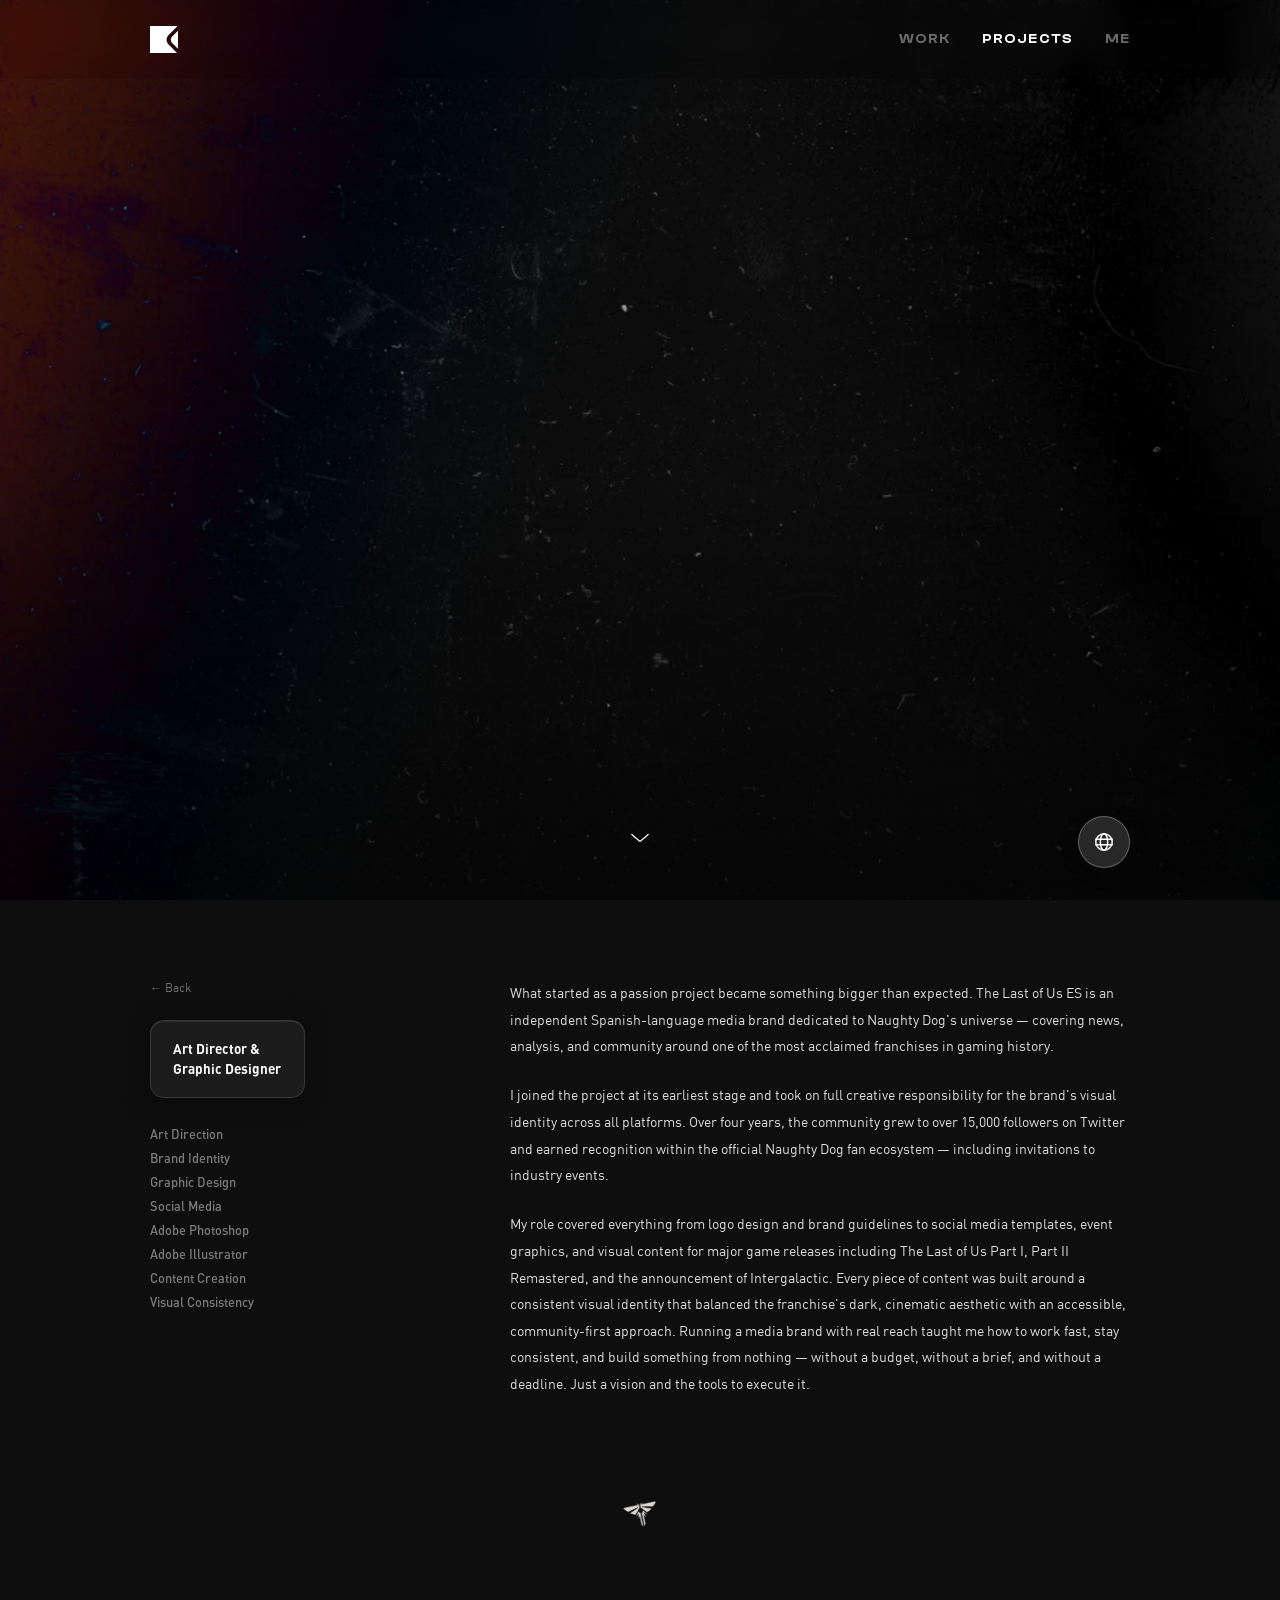
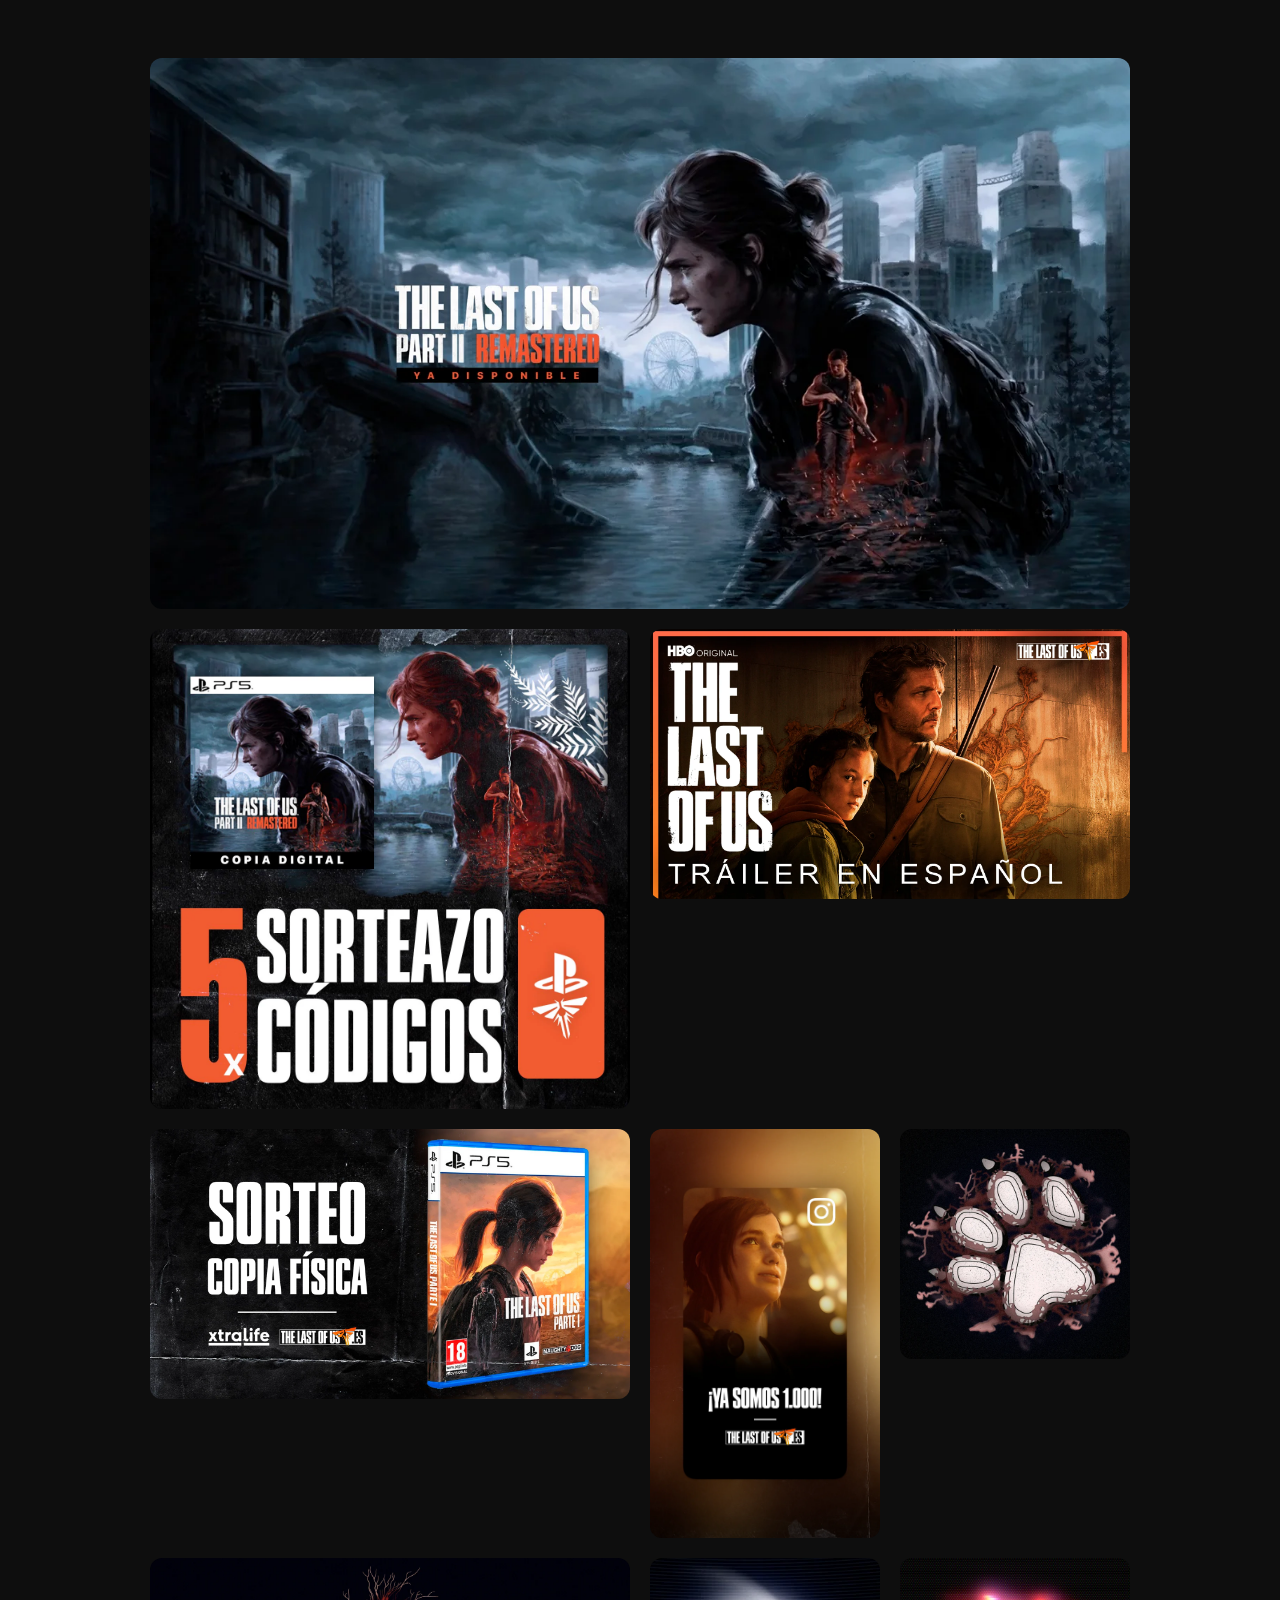
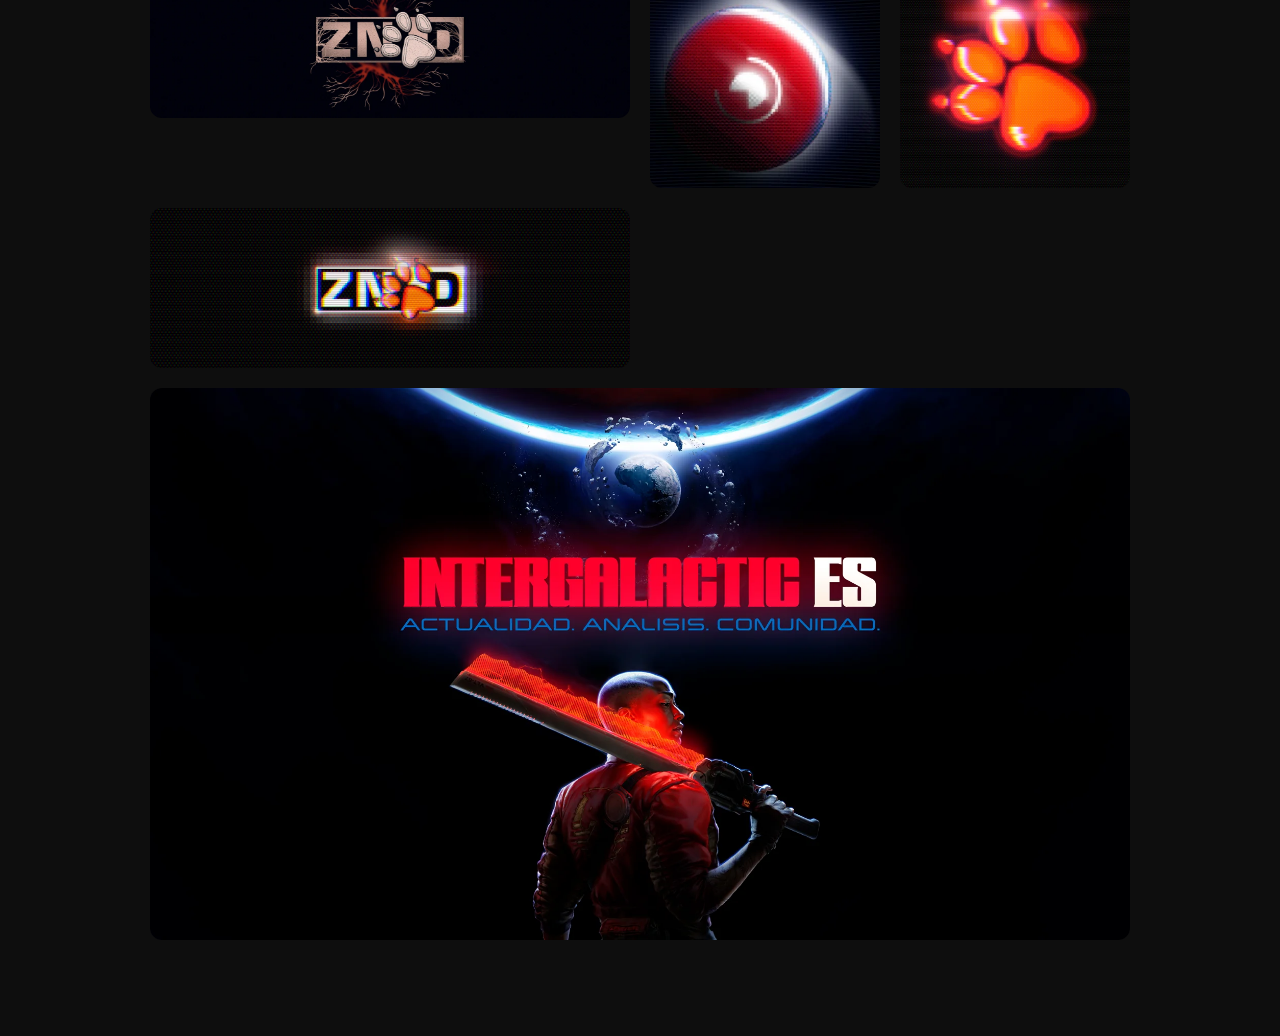
<file: projects/tloues/index.html>
<!DOCTYPE html>
<html lang="en">
<head>
  <meta charset="UTF-8"/>
  <meta name="viewport" content="width=device-width, initial-scale=1.0"/>
  <title>Erofo — The Last of Us .ES</title>
  <meta name="description" content="The Last of Us .ES — a personal project by Eric Rodríguez Forés."/>
  <meta property="og:type" content="website"/>
  <meta property="og:url" content="https://erofo.me/projects/tloues/"/>
  <meta property="og:title" content="Erofo — The Last of Us .ES"/>
  <meta property="og:description" content="The Last of Us .ES — a personal project by Eric Rodríguez Forés."/>
  <meta property="og:image" content="https://erofo.me/assets/opengraph.jpg"/>
  <meta name="twitter:card" content="summary_large_image"/>
  <meta name="twitter:title" content="Erofo — The Last of Us .ES"/>
  <meta name="twitter:description" content="The Last of Us .ES — a personal project by Eric Rodríguez Forés."/>
  <meta name="twitter:image" content="https://erofo.me/assets/opengraph.jpg"/>
  <link rel="icon" type="image/svg+xml" href="../../favicon.svg"/>
  <link rel="stylesheet" href="../../css/styles.css?v=28"/>
</head>
<body class="cafler-page tloues-page">

<div id="page-tloues">

  <nav id="nav-cafler">
    <a href="/" class="nav-logo" id="logoTloues" aria-label="erofo">
      <svg xmlns="http://www.w3.org/2000/svg" viewBox="0 0 163.25 160.94">
        <path fill="#fff" d="M107,107l54,54H0V0H160.94L107,54A37.45,37.45,0,0,0,107,107Z"/>
        <path fill="#fff" d="M163.25,27.72v105.5L129.16,99.14a26.39,26.39,0,0,1,0-37.33Z"/>
      </svg>
    </a>
    <div class="nav-right">
      <a href="/work" class="nav-link dim">WORK</a>
      <a href="/projects" class="nav-link active">PROJECTS</a>
      <a href="/me" class="nav-link dim">ME</a>
    </div>
  </nav>

  <div class="cafler-link-buttons">
    <a href="https://thelastofus.es" target="_blank" rel="noopener noreferrer" class="cafler-link-btn" aria-label="Visit thelastofus.es">
      <svg class="icon-globe" viewBox="0 0 24 24" fill="none" stroke="currentColor" stroke-width="1.6" stroke-linecap="round" stroke-linejoin="round">
        <circle cx="12" cy="12" r="9"/>
        <ellipse cx="12" cy="12" rx="4" ry="9"/>
        <path d="M3 9h18"/>
        <path d="M3 15h18"/>
      </svg>
    </a>
  </div>

  <div class="cafler-hero" id="caflerHero">
    <picture>
      <source media="(max-width: 767px)" srcset="../../assets/tloues-hero-bg-vertical.webp" />
      <img class="cafler-bg" src="../../assets/tloues-hero-bg.webp" alt="The Last of Us .ES" />
    </picture>

    <div class="cafler-chevron reveal">
      <svg width="28" height="28" viewBox="0 0 106 106" fill="none" xmlns="http://www.w3.org/2000/svg">
        <path d="M22.083 39.75L49.5505 63.2935C51.5353 64.9948 54.4641 64.9948 56.4489 63.2935L83.9163 39.75" stroke="white" stroke-width="4.69027" stroke-linecap="round"/>
      </svg>
    </div>
  </div>

  <div class="cafler-body">

    <div class="cafler-sidebar">
      <a href="/projects" class="back-btn reveal" id="backBtn">&larr; Back</a>

      <div class="role-pill reveal reveal-d1">
        <p>Art Director &amp;<br>Graphic Designer</p>
      </div>

      <ul class="cafler-skills reveal reveal-d2">
        <li>Art Direction</li>
        <li>Brand Identity</li>
        <li>Graphic Design</li>
        <li>Social Media</li>
        <li>Adobe Photoshop</li>
        <li>Adobe Illustrator</li>
        <li>Content Creation</li>
        <li>Visual Consistency</li>
      </ul>
    </div>

    <div class="cafler-desc">
      <p class="reveal">What started as a passion project became something bigger than expected. The Last of Us ES is an independent Spanish-language media brand dedicated to Naughty Dog's universe — covering news, analysis, and community around one of the most acclaimed franchises in gaming history.</p>
      <p class="reveal" style="transition-delay: 0.08s;">I joined the project at its earliest stage and took on full creative responsibility for the brand's visual identity across all platforms. Over four years, the community grew to over 15,000 followers on Twitter and earned recognition within the official Naughty Dog fan ecosystem — including invitations to industry events.</p>
      <p class="reveal" style="transition-delay: 0.16s;">My role covered everything from logo design and brand guidelines to social media templates, event graphics, and visual content for major game releases including The Last of Us Part I, Part II Remastered, and the announcement of Intergalactic. Every piece of content was built around a consistent visual identity that balanced the franchise's dark, cinematic aesthetic with an accessible, community-first approach. Running a media brand with real reach taught me how to work fast, stay consistent, and build something from nothing — without a budget, without a brief, and without a deadline. Just a vision and the tools to execute it.</p>
    </div>

  </div>

  <div class="cafler-divider reveal">
    <img class="divider-mark" src="../../assets/tloues-firefly.webp" alt="" style="width:36px;height:auto;opacity:0.85;" />
  </div>

  <div class="tloues-media-section">
    <div class="tloues-media-grid">

      <!-- The Last of Us ES -->
      <div class="tloues-media-item span-4 reveal" style="aspect-ratio: 16/9;">
        <img src="../../assets/tloues/tlou-keyart.webp" alt="The Last of Us Part II Remastered — ya disponible" loading="lazy">
      </div>
      <div class="tloues-media-item span-2 reveal" style="aspect-ratio: 1/1;">
        <img src="../../assets/tloues/5-keys-tlou.webp" alt="The Last of Us key art" loading="lazy">
      </div>
      <div class="tloues-media-item span-2 reveal" style="aspect-ratio: 16/9;">
        <img src="../../assets/tloues/miniatura-trailer.webp" alt="Tráiler en español — miniatura" loading="lazy">
      </div>
      <div class="tloues-media-item span-2 reveal" style="aspect-ratio: 16/9;">
        <img src="../../assets/tloues/sorteo-tlou.webp" alt="Sorteo copia física The Last of Us Parte I" loading="lazy">
      </div>
      <div class="tloues-media-item span-1 reveal" style="aspect-ratio: 9/16;">
        <img src="../../assets/tloues/1k-ig.webp" alt="1000 seguidores en Instagram" loading="lazy">
      </div>
      <div class="tloues-media-item span-1 reveal" style="aspect-ratio: 1/1;">
        <img src="../../assets/tloues/icono-tlou.webp" alt="Icono The Last of Us" loading="lazy">
      </div>
      <div class="tloues-media-item span-2 reveal" style="aspect-ratio: 3/1;">
        <img src="../../assets/tloues/tw-tlou.webp" alt="Cabecera de Twitter — The Last of Us" loading="lazy">
      </div>

      <!-- Naughty Dog ES -->
      <div class="tloues-media-item span-1 reveal" style="aspect-ratio: 1/1;">
        <img src="../../assets/tloues/perfil.webp" alt="Foto de perfil" loading="lazy">
      </div>

      <!-- Intergalactic ES -->
      <div class="tloues-media-item span-1 reveal" style="aspect-ratio: 1/1;">
        <img src="../../assets/tloues/icono-intergalactic.webp" alt="Icono Intergalactic" loading="lazy">
      </div>
      <div class="tloues-media-item span-2 reveal" style="aspect-ratio: 3/1;">
        <img src="../../assets/tloues/tw-intergalactic.webp" alt="Cabecera de Twitter — Intergalactic" loading="lazy">
      </div>
      <div class="tloues-media-item span-4 reveal" style="aspect-ratio: 16/9;">
        <img src="../../assets/tloues/intergalactic-portada.webp" alt="Intergalactic ES — portada" loading="lazy">
      </div>

    </div>
  </div>

</div>

<script src="../../js/main.js"></script>
</body>
</html>
</file>
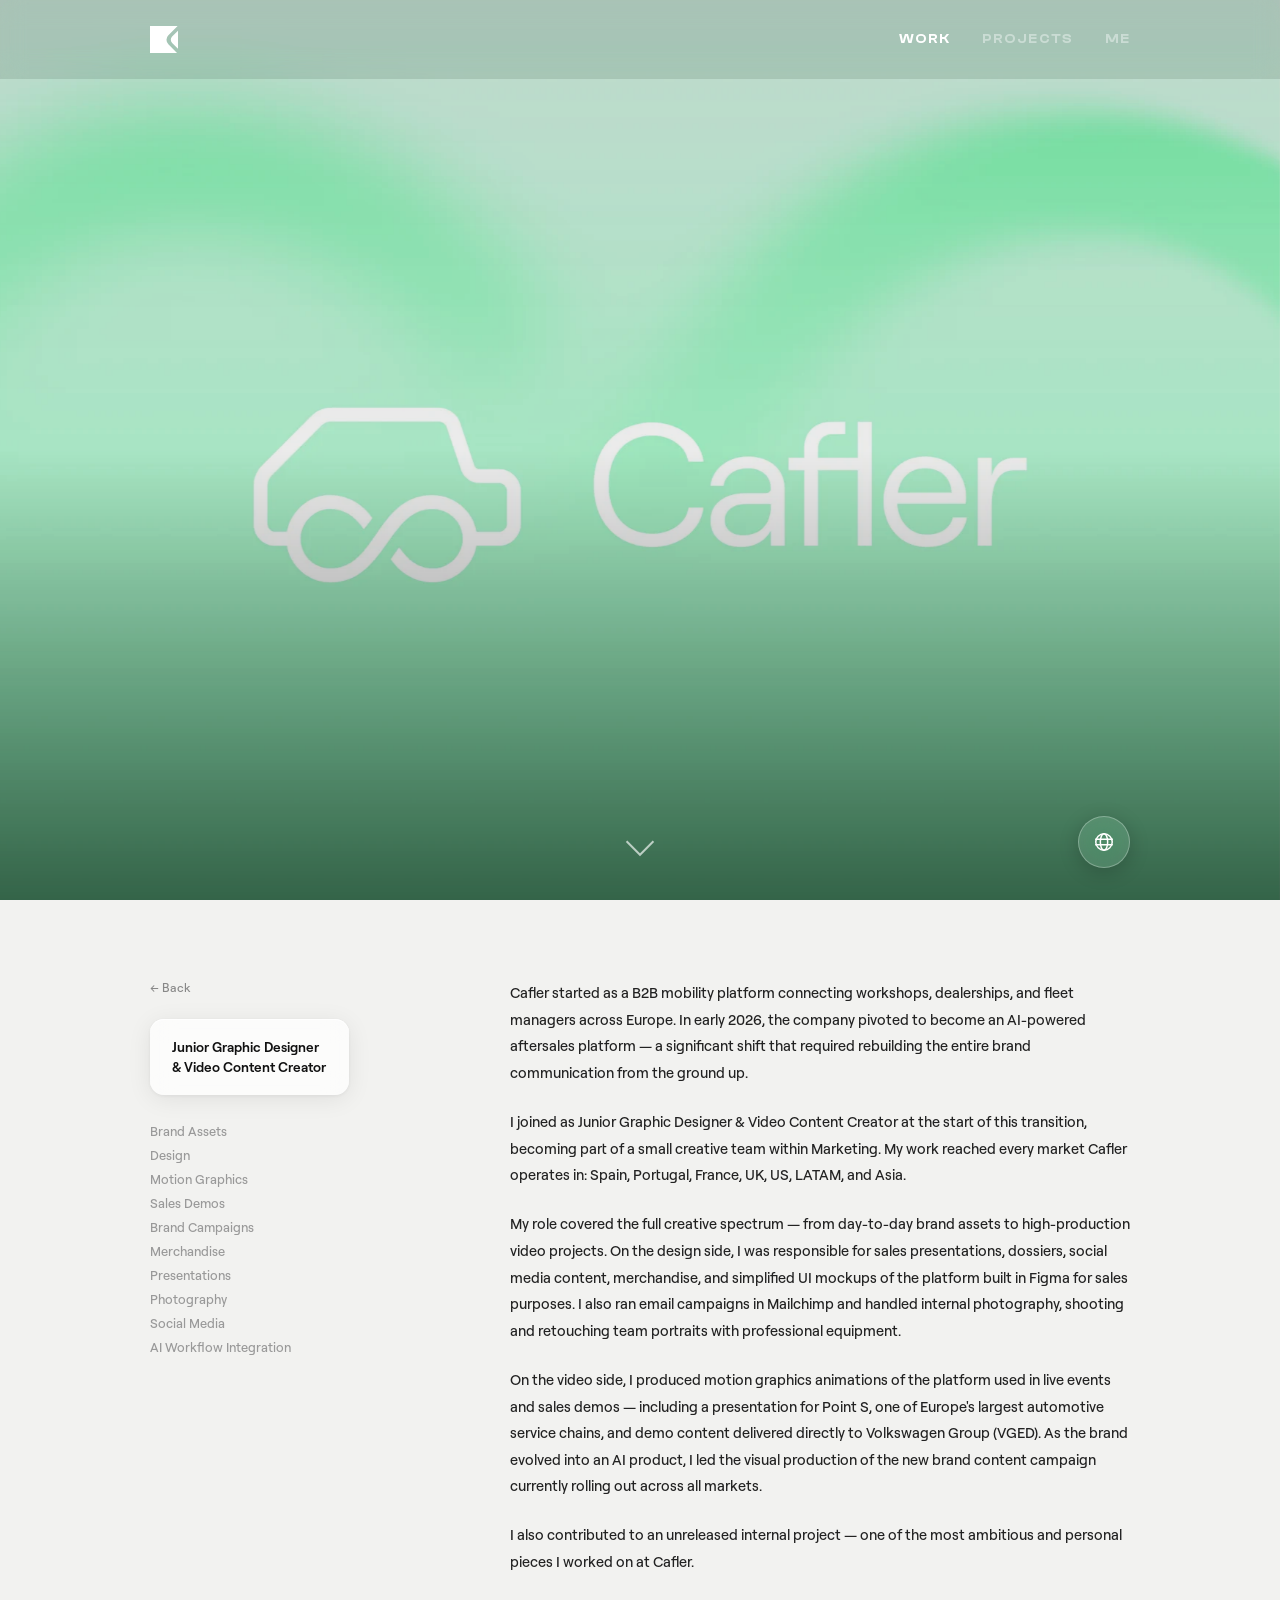
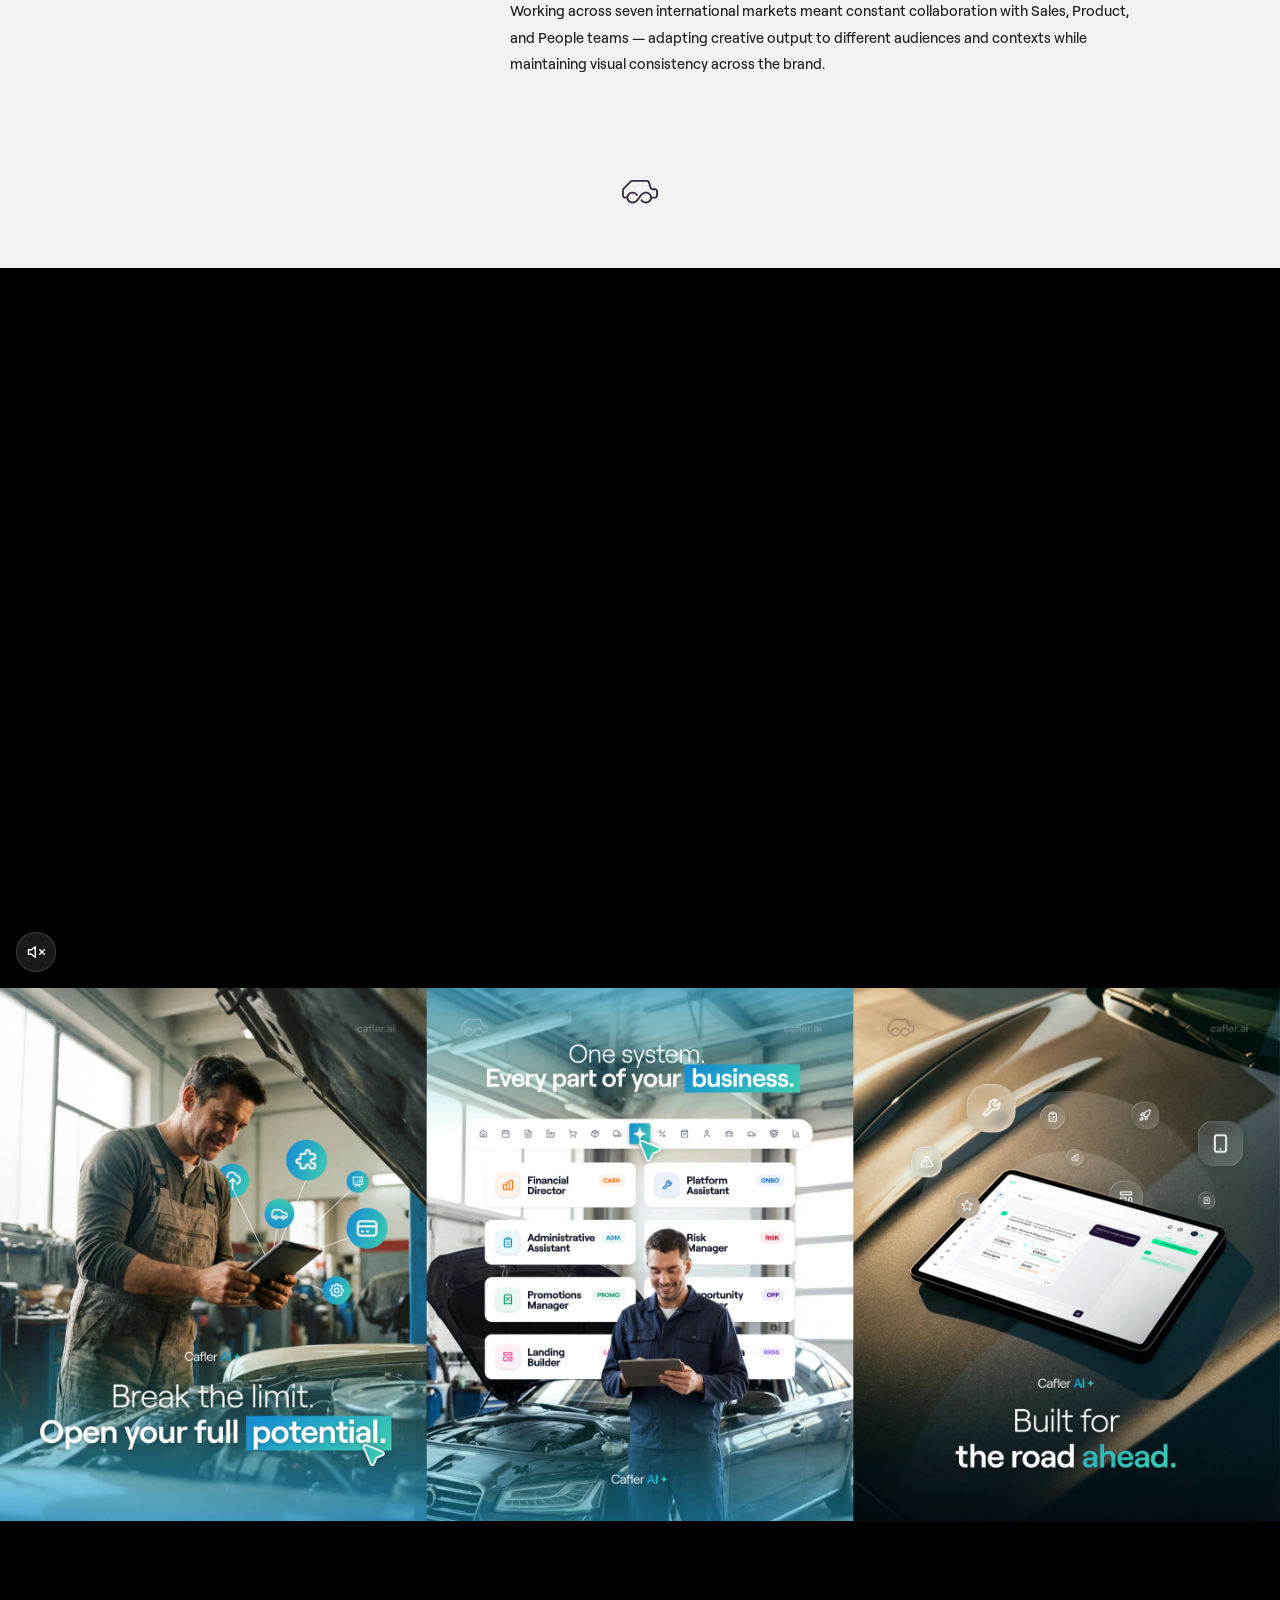
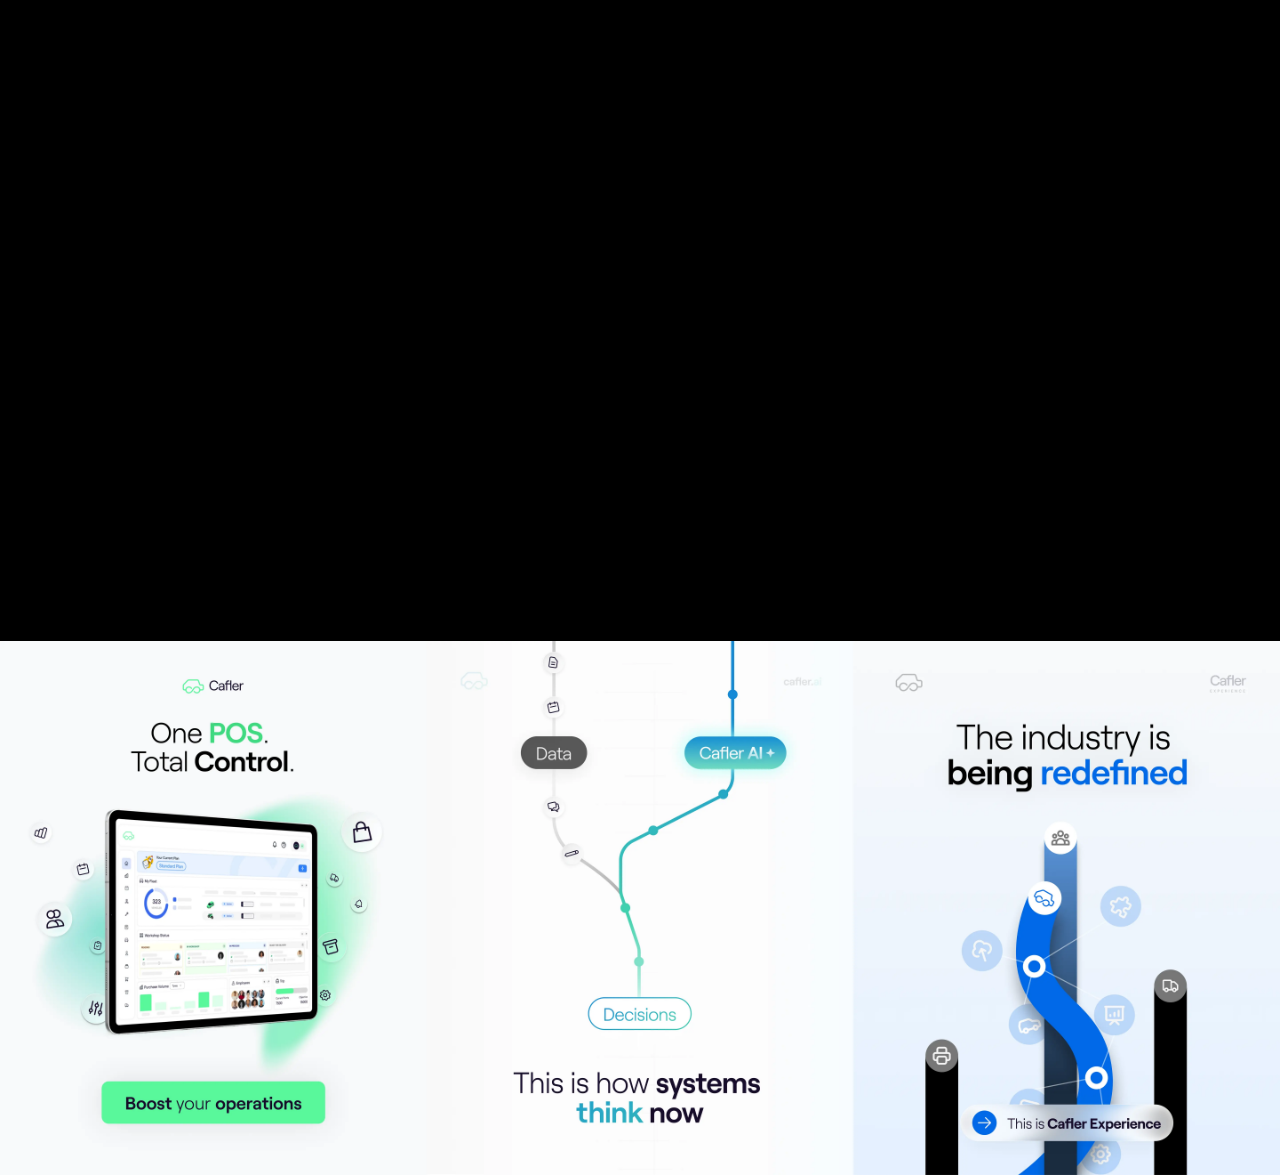
<file: cafler.html>
<!DOCTYPE html>
<html lang="en">
<head>
  <meta charset="UTF-8"/>
  <meta name="viewport" content="width=device-width, initial-scale=1.0"/>
  <title>Erofo — Cafler</title>
  <meta name="description" content="Case study: my work as Junior Graphic Designer &amp; Video Content Creator at Cafler, an AI-powered aftersales platform."/>
  <meta property="og:type" content="website"/>
  <meta property="og:url" content="https://erofo.me/cafler"/>
  <meta property="og:title" content="Erofo — Cafler"/>
  <meta property="og:description" content="Case study: my work as Junior Graphic Designer &amp; Video Content Creator at Cafler, an AI-powered aftersales platform."/>
  <meta property="og:image" content="https://erofo.me/assets/opengraph.jpg"/>
  <meta name="twitter:card" content="summary_large_image"/>
  <meta name="twitter:title" content="Erofo — Cafler"/>
  <meta name="twitter:description" content="Case study: my work as Junior Graphic Designer &amp; Video Content Creator at Cafler, an AI-powered aftersales platform."/>
  <meta name="twitter:image" content="https://erofo.me/assets/opengraph.jpg"/>
  <link rel="icon" type="image/svg+xml" href="favicon.svg"/>
  <link rel="stylesheet" href="css/styles.css?v=28"/>
</head>
<body class="cafler-page">

<div id="page-cafler">

  <nav id="nav-cafler">
    <a href="/" class="nav-logo" id="logoCafler" aria-label="erofo">
      <svg xmlns="http://www.w3.org/2000/svg" viewBox="0 0 163.25 160.94">
        <path fill="#fff" d="M107,107l54,54H0V0H160.94L107,54A37.45,37.45,0,0,0,107,107Z"/>
        <path fill="#fff" d="M163.25,27.72v105.5L129.16,99.14a26.39,26.39,0,0,1,0-37.33Z"/>
      </svg>
    </a>
    <div class="nav-right">
      <a href="/work" class="nav-link active" id="navWorkCafler">WORK</a>
      <a href="/projects" class="nav-link dim">PROJECTS</a>
      <a href="/me" class="nav-link dim">ME</a>
    </div>
  </nav>

  <div class="cafler-link-buttons">
    <a href="https://cafler.ai" target="_blank" rel="noopener noreferrer" class="cafler-link-btn" aria-label="Visit cafler.ai">
      <svg class="icon-globe" viewBox="0 0 24 24" fill="none" stroke="currentColor" stroke-width="1.6" stroke-linecap="round" stroke-linejoin="round">
        <circle cx="12" cy="12" r="9"/>
        <ellipse cx="12" cy="12" rx="4" ry="9"/>
        <path d="M3 9h18"/>
        <path d="M3 15h18"/>
      </svg>
    </a>
  </div>

  <div class="cafler-hero" id="caflerHero">
    <picture>
      <source media="(max-width: 767px)" srcset="assets/cafler-cover-vertical.webp?v=3" />
      <img class="cafler-bg" src="assets/cafler-cover.webp?v=3" alt="Cafler workshop" />
    </picture>

    <div class="cafler-chevron reveal">
      <div class="chevron"></div>
    </div>
  </div>

  <div class="cafler-body">

    <div class="cafler-sidebar">
      <a href="/work" class="back-btn reveal" id="backBtn">&larr; Back</a>

      <div class="role-pill reveal reveal-d1">
        <p>Junior Graphic Designer<br>&amp; Video Content Creator</p>
      </div>

      <ul class="cafler-skills reveal reveal-d2">
        <li>Brand Assets</li>
        <li>Design</li>
        <li>Motion Graphics</li>
        <li>Sales Demos</li>
        <li>Brand Campaigns</li>
        <li>Merchandise</li>
        <li>Presentations</li>
        <li>Photography</li>
        <li>Social Media</li>
        <li>AI Workflow Integration</li>
      </ul>
    </div>

    <div class="cafler-desc">
      <p class="reveal">Cafler started as a B2B mobility platform connecting workshops, dealerships, and fleet managers across Europe. In early 2026, the company pivoted to become an AI-powered aftersales platform — a significant shift that required rebuilding the entire brand communication from the ground up.</p>
      <p class="reveal" style="transition-delay: 0.08s;">I joined as Junior Graphic Designer & Video Content Creator at the start of this transition, becoming part of a small creative team within Marketing. My work reached every market Cafler operates in: Spain, Portugal, France, UK, US, LATAM, and Asia.</p>
      <p class="reveal" style="transition-delay: 0.16s;">My role covered the full creative spectrum — from day-to-day brand assets to high-production video projects. On the design side, I was responsible for sales presentations, dossiers, social media content, merchandise, and simplified UI mockups of the platform built in Figma for sales purposes. I also ran email campaigns in Mailchimp and handled internal photography, shooting and retouching team portraits with professional equipment.</p>
      <p class="reveal" style="transition-delay: 0.24s;">On the video side, I produced motion graphics animations of the platform used in live events and sales demos — including a presentation for Point S, one of Europe's largest automotive service chains, and demo content delivered directly to Volkswagen Group (VGED). As the brand evolved into an AI product, I led the visual production of the new brand content campaign currently rolling out across all markets.</p>
      <p class="reveal" style="transition-delay: 0.32s;">I also contributed to an unreleased internal project — one of the most ambitious and personal pieces I worked on at Cafler.</p>
      <p class="reveal" style="transition-delay: 0.4s;">Working across seven international markets meant constant collaboration with Sales, Product, and People teams — adapting creative output to different audiences and contexts while maintaining visual consistency across the brand.</p>
    </div>

  </div>

  <div class="cafler-divider reveal">
    <svg class="divider-mark" xmlns="http://www.w3.org/2000/svg" viewBox="0 0 607.92 396.37">
      <path fill="#180c28" d="M576.28,263.1c.17,10.03-7.82,18.31-17.85,18.48h-51.63c-7.78-47.18-50.58-83.18-100.2-83.18-66.64,0-99.22,47.19-128.41,89.5-28.7,41.83-55,76.86-103.6,76.86-39.4,0-67.61-31.13-67.61-67.62s32.1-67.12,65.66-67.12c30.64,0,54,12.65,76.85,44.26.37.81,1.33,1.16,2.14.78.34-.16.62-.44.78-.78l16.54-21.4c1-1.46,1.46-1.94.49-3.4-21.41-30.16-54.48-51.08-96.8-51.08-47.67,0-89,37.94-96.79,83.18h-26.73c-9.73,0-17.51-7.78-17.51-18.48v-84.64c0-10.7,3.89-19,11.19-26.26l109.44-109.45c9.24-9.24,15.57-11.18,26.75-11.18h241c9.72,0,16.53,4.86,19.45,13.13l32.11,95.34c6.32,19.45,23.83,31.12,43.29,31.12h43c10.7,0,18.48,7.79,18.48,18l-.04,73.94ZM408.6,364.76c-30.65,0-53-14.11-75.88-45.73-.39-.81-1.36-1.15-2.16-.76-.33.16-.6.43-.76.76l-16.54,22.86c-1,1.46-1,2.44-.48,3.41,21.88,30.16,53.5,51.07,95.82,51.07,46.69,0,90.47-36.48,98.25-83.17h51.94c27.24,0,49.13-22.87,49.13-50.1v-73c0-27.24-21.89-50.59-49.13-50.59h-44c-5.84,0-10.7-2.43-12.65-8.27l-32.54-97.24c-6.32-19.46-27.24-34-49.61-34h-241c-19.94,0-35.5,6.81-48.64,19.94L19.94,130.31C7.02,142.98-.18,160.37,0,178.46v84.64c0,28.21,20.91,50.1,49.61,50.1h26.27c7.78,47.18,49.12,83.17,98.74,83.17,66.63,0,99.22-47.67,129.38-89.5,29.67-40.86,54-76.85,102.63-76.85,38.92,0,69.07,30.64,69.07,67.12s-31.61,67.62-67.1,67.62"/>
    </svg>
  </div>

  <div class="cafler-video-wrap reveal">
    <video class="cafler-video" id="caflerCommercialVideo" autoplay loop muted playsinline preload="auto">
      <source src="assets/cafler-video-comercial.mp4" type="video/mp4">
    </video>
    <button class="me-icon-btn visible cafler-sound-btn is-muted" id="caflerSoundBtn" aria-label="Activar sonido">
      <svg class="icon-unmuted" viewBox="0 0 24 24" fill="none" stroke="currentColor" stroke-width="1.8" stroke-linecap="round" stroke-linejoin="round">
        <path d="M11 5 6 9H2v6h4l5 4V5z"/>
        <path d="M15.5 8.5a5 5 0 0 1 0 7"/>
        <path d="M18.5 5.5a9 9 0 0 1 0 13"/>
      </svg>
      <svg class="icon-muted" viewBox="0 0 24 24" fill="none" stroke="currentColor" stroke-width="1.8" stroke-linecap="round" stroke-linejoin="round">
        <path d="M11 5 6 9H2v6h4l5 4V5z"/>
        <line x1="23" y1="9" x2="17" y2="15"/>
        <line x1="17" y1="9" x2="23" y2="15"/>
      </svg>
    </button>
  </div>

  <img class="cafler-carousel reveal" src="assets/carrusel-cafler1.webp" alt="Cafler AI — funcionalidades de la plataforma" />

  <div class="cafler-video-wrap reveal">
    <video class="cafler-video" autoplay loop muted playsinline preload="auto">
      <source src="assets/cafler-tracking-horizontal.mp4" type="video/mp4">
    </video>
  </div>

  <img class="cafler-carousel reveal" src="assets/carrusel-cafler2.webp" alt="Cafler — control total de la operacion" />

</div>

<script src="js/main.js"></script>
</body>
</html>
</file>
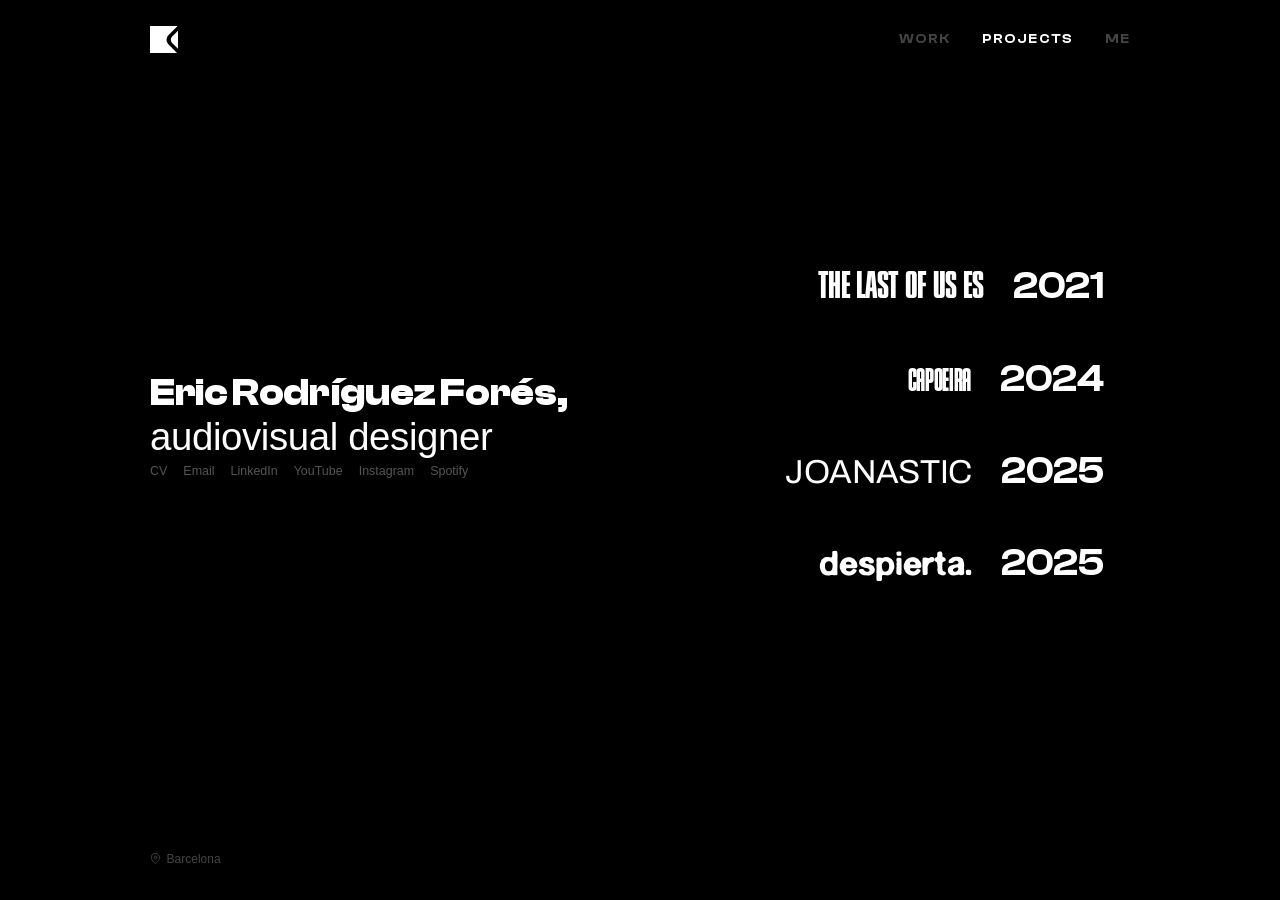
<file: projects.html>
<!DOCTYPE html>
<html lang="en">
<head>
  <meta charset="UTF-8"/>
  <meta name="viewport" content="width=device-width, initial-scale=1.0"/>
  <title>Erofo — Projects</title>
  <meta name="description" content="Personal audiovisual projects by Eric Rodríguez Forés — The Last of Us .ES, Capoeira, Joanastic and Despierta."/>
  <meta property="og:type" content="website"/>
  <meta property="og:url" content="https://erofo.me/projects"/>
  <meta property="og:title" content="Erofo — Projects"/>
  <meta property="og:description" content="Personal audiovisual projects by Eric Rodríguez Forés — The Last of Us .ES, Capoeira, Joanastic and Despierta."/>
  <meta property="og:image" content="https://erofo.me/assets/opengraph.jpg"/>
  <meta name="twitter:card" content="summary_large_image"/>
  <meta name="twitter:title" content="Erofo — Projects"/>
  <meta name="twitter:description" content="Personal audiovisual projects by Eric Rodríguez Forés — The Last of Us .ES, Capoeira, Joanastic and Despierta."/>
  <meta name="twitter:image" content="https://erofo.me/assets/opengraph.jpg"/>
  <link rel="icon" type="image/svg+xml" href="favicon.svg"/>
  <link rel="stylesheet" href="css/styles.css?v=28"/>
</head>
<body>

<div id="page-home">

  <nav class="site-nav" id="nav-projects">
    <a href="/" class="nav-logo" id="logoProjects" aria-label="erofo">
      <svg xmlns="http://www.w3.org/2000/svg" viewBox="0 0 163.25 160.94">
        <path class="logo-path" d="M107,107l54,54H0V0H160.94L107,54A37.45,37.45,0,0,0,107,107Z"/>
        <path class="logo-path" d="M163.25,27.72v105.5L129.16,99.14a26.39,26.39,0,0,1,0-37.33Z"/>
      </svg>
    </a>
    <div class="nav-right">
      <a href="/work" class="nav-link dim">WORK</a>
      <a href="/projects" class="nav-link active">PROJECTS</a>
      <a href="/me" class="nav-link dim">ME</a>
    </div>
  </nav>

  <div class="tlou-preview-bg" aria-hidden="true">
    <img src="assets/tlou-bg.webp?v=2" alt="">
    <div class="tlou-scrim"></div>
  </div>

  <div class="capoeira-preview-bg" aria-hidden="true">
    <img src="assets/capoeira-bg.webp" alt="">
    <div class="tlou-scrim"></div>
  </div>

  <div class="joanastic-preview-bg" aria-hidden="true">
    <img src="assets/joanastic-bg.webp" alt="">
  </div>

  <div class="despierta-preview-bg" aria-hidden="true">
    <img src="assets/despierta-bg.webp" alt="">
    <div class="tlou-scrim"></div>
  </div>

  <div class="home-cols">

    <div class="home-left reveal">
      <a href="profile/" class="home-name" id="heroName" aria-label="Eric Rodríguez Forés,"></a>
      <div class="home-subtitle">audiovisual designer</div>
      <div class="home-links">
        <a href="assets/CV_Eric_Rodriguez_Fores.pdf" target="_blank">CV</a>
        <a href="mailto:erodriguezfores@gmail.com">Email</a>
        <a href="https://www.linkedin.com/in/eric-rodr%C3%ADguez-for%C3%A9s-b53193208/" target="_blank">LinkedIn</a>
        <a href="https://youtube.com/@erofo_" target="_blank">YouTube</a>
        <a href="https://instagram.com/byerofo" target="_blank">Instagram</a>
        <a href="https://open.spotify.com/user/erofo-10?si=fb06abc031e048c1" target="_blank">Spotify</a>
      </div>
    </div>

    <img class="tlou-logo" id="tlouLogo" src="assets/tlou-logo.webp" alt="" aria-hidden="true">
    <img class="capoeira-logo" id="capoeiraLogo" src="assets/capoeira-logo.webp" alt="" aria-hidden="true">
    <img class="joanastic-logo" id="joanasticLogo" src="assets/joanastic-logo.webp" alt="" aria-hidden="true">
    <img class="despierta-logo" id="despiertaLogo" src="assets/despierta-logo.webp" alt="" aria-hidden="true">

    <div class="home-right reveal reveal-d1">
      <div class="projects-list">
        <a href="projects/tloues/" class="project-row" id="tlouRow">
          <span class="project-name font-pressgothic">THE LAST OF US ES</span>
          <span class="project-year">2021</span>
        </a>
        <a href="projects/capoeira/" class="project-row" id="capoeiraRow">
          <span class="project-name font-robson">CAPOEIRA</span>
          <span class="project-year">2024</span>
        </a>
        <a href="projects/joanastic/" class="project-row" id="joanasticRow">
          <span class="project-name font-archivo">JOANASTIC</span>
          <span class="project-year">2025</span>
        </a>
        <a href="projects/despierta/" class="project-row" id="despiertaRow">
          <span class="project-name font-genericg50">despierta.</span>
          <span class="project-year">2025</span>
        </a>
      </div>
    </div>

  </div>

  <div class="home-bottom reveal reveal-d2">
    <div class="home-location">
      <svg viewBox="0 0 24 24" fill="none" stroke="currentColor" stroke-width="2" stroke-linecap="round" stroke-linejoin="round">
        <path d="M21 10c0 7-9 13-9 13s-9-6-9-13a9 9 0 0 1 18 0z"/>
        <circle cx="12" cy="10" r="3"/>
      </svg>
      Barcelona
    </div>
  </div>

</div>

<script src="js/main.js"></script>
</body>
</html>
</file>
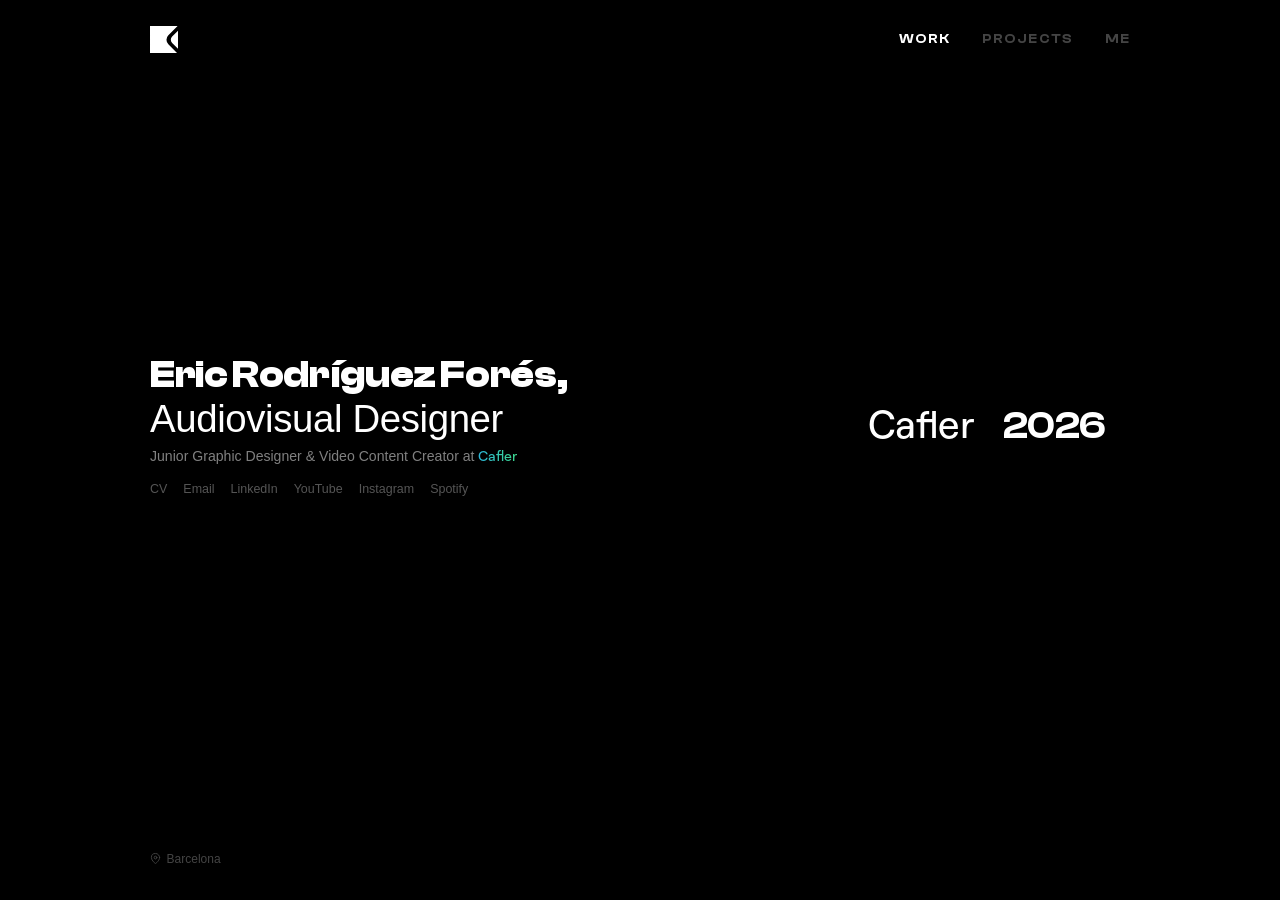
<file: work.html>
<!DOCTYPE html>
<html lang="en">
<head>
  <meta charset="UTF-8"/>
  <meta name="viewport" content="width=device-width, initial-scale=1.0"/>
  <title>Erofo — Work</title>
  <meta name="description" content="Audiovisual Designer. Currently Junior Graphic Designer &amp; Video Content Creator at Cafler."/>
  <meta property="og:type" content="website"/>
  <meta property="og:url" content="https://erofo.me/work"/>
  <meta property="og:title" content="Erofo — Work"/>
  <meta property="og:description" content="Audiovisual Designer. Currently Junior Graphic Designer &amp; Video Content Creator at Cafler."/>
  <meta property="og:image" content="https://erofo.me/assets/opengraph.jpg"/>
  <meta name="twitter:card" content="summary_large_image"/>
  <meta name="twitter:title" content="Erofo — Work"/>
  <meta name="twitter:description" content="Audiovisual Designer. Currently Junior Graphic Designer &amp; Video Content Creator at Cafler."/>
  <meta name="twitter:image" content="https://erofo.me/assets/opengraph.jpg"/>
  <link rel="icon" type="image/svg+xml" href="favicon.svg"/>
  <link rel="stylesheet" href="css/styles.css?v=28"/>
</head>
<body>

<div id="page-home">

  <nav class="site-nav" id="nav-work">
    <a href="/" class="nav-logo" id="logoWork" aria-label="erofo">
      <svg xmlns="http://www.w3.org/2000/svg" viewBox="0 0 163.25 160.94">
        <path class="logo-path" d="M107,107l54,54H0V0H160.94L107,54A37.45,37.45,0,0,0,107,107Z"/>
        <path class="logo-path" d="M163.25,27.72v105.5L129.16,99.14a26.39,26.39,0,0,1,0-37.33Z"/>
      </svg>
    </a>
    <div class="nav-right">
      <a href="/work" class="nav-link active">WORK</a>
      <a href="/projects" class="nav-link dim">PROJECTS</a>
      <a href="/me" class="nav-link dim">ME</a>
    </div>
  </nav>

  <div class="home-cols">

    <div class="home-left reveal">
      <a href="profile/" class="home-name" id="heroName" aria-label="Eric Rodríguez Forés,"></a>
      <div class="home-subtitle">Audiovisual Designer</div>
      <div class="home-subtitle-secondary">
        Junior Graphic Designer &amp; Video Content Creator at&nbsp;<span class="cafler-subtitle-word">Cafler</span>
      </div>
      <div class="home-links">
        <a href="assets/CV_Eric_Rodriguez_Fores.pdf" target="_blank">CV</a>
        <a href="mailto:erodriguezfores@gmail.com">Email</a>
        <a href="https://www.linkedin.com/in/eric-rodr%C3%ADguez-for%C3%A9s-b53193208/" target="_blank">LinkedIn</a>
        <a href="https://youtube.com/@erofo_" target="_blank">YouTube</a>
        <a href="https://instagram.com/byerofo" target="_blank">Instagram</a>
        <a href="https://open.spotify.com/user/erofo-10?si=fb06abc031e048c1" target="_blank">Spotify</a>
      </div>
    </div>

    <div class="cafler-trazo" aria-hidden="true">
      <img class="trazo-layer trazo-base" src="assets/cafler-trazo.svg" alt="">
      <img class="trazo-layer trazo-l1" src="assets/cafler-trazo.svg" alt="">
      <img class="trazo-layer trazo-l2" src="assets/cafler-trazo.svg" alt="">
      <img class="trazo-layer trazo-l3" src="assets/cafler-trazo.svg" alt="">
    </div>

    <div class="home-right reveal reveal-d1">
      <a href="/cafler" class="work-pill" id="workPill">
        <span class="pill-cafler">Cafler</span>
        <span class="pill-year">2026</span>
      </a>
    </div>

  </div>

  <div class="home-bottom reveal reveal-d2">
    <div class="home-location">
      <svg viewBox="0 0 24 24" fill="none" stroke="currentColor" stroke-width="2" stroke-linecap="round" stroke-linejoin="round">
        <path d="M21 10c0 7-9 13-9 13s-9-6-9-13a9 9 0 0 1 18 0z"/>
        <circle cx="12" cy="10" r="3"/>
      </svg>
      Barcelona
    </div>
  </div>

</div>

<script src="js/main.js"></script>
</body>
</html>
</file>
<file: css/styles.css>
/* ─── FONTS ─────────────────────────────────── */
@font-face {
  font-family: 'ClashDisplay';
  src: url('../fonts/ClashDisplay-Variable.woff2') format('woff2-variations');
  font-weight: 200 700;
  font-display: swap;
}
@font-face {
  font-family: 'Roobert';
  src: url('../fonts/RoobertTRIAL-Light.otf') format('opentype');
  font-weight: 300;
  font-display: swap;
}
@font-face {
  font-family: 'Roobert';
  src: url('../fonts/RoobertTRIAL-Medium.otf') format('opentype');
  font-weight: 500;
  font-display: swap;
}
@font-face {
  font-family: 'Roobert';
  src: url('../fonts/RoobertTRIAL-SemiBold.otf') format('opentype');
  font-weight: 600;
  font-display: swap;
}
@font-face {
  font-family: 'PressGothic';
  src: url('../fonts/PressGothic-Regular.otf') format('opentype');
  font-weight: 400;
  font-display: swap;
}
@font-face {
  font-family: 'Robson';
  src: url('../fonts/Robson-SemiBold.otf') format('opentype');
  font-weight: 600;
  font-display: swap;
}
@font-face {
  font-family: 'Archivo';
  src: url('../fonts/Archivo-Regular.woff2') format('woff2');
  font-weight: 400;
  font-display: swap;
}
@font-face {
  font-family: 'Archivo';
  src: url('../fonts/Archivo-Medium.woff2') format('woff2');
  font-weight: 500;
  font-display: swap;
}
@font-face {
  font-family: 'Archivo';
  src: url('../fonts/Archivo-SemiBold.ttf') format('truetype');
  font-weight: 600;
  font-display: swap;
}
@font-face {
  font-family: 'GenericG50CC';
  src: url('../fonts/GenericG50CC.otf') format('opentype');
  font-weight: 400;
  font-display: swap;
}
@font-face {
  font-family: 'DIN';
  src: url('../fonts/DIN-Regular.ttf') format('truetype');
  font-weight: 400;
  font-display: swap;
}
@font-face {
  font-family: 'DIN';
  src: url('../fonts/DIN-Medium.otf') format('opentype');
  font-weight: 500;
  font-display: swap;
}
@font-face {
  font-family: 'DIN';
  src: url('../fonts/DIN-Bold.otf') format('opentype');
  font-weight: 700;
  font-display: swap;
}

/* ─── RESET ─────────────────────────────────── */
*, *::before, *::after { box-sizing: border-box; margin: 0; padding: 0; }
html, body { height: 100%; }
body {
  --gutter: 20px;
  background: #000;
  color: #fff;
  font-family: 'Helvetica Neue', Helvetica, Arial, sans-serif;
  -webkit-font-smoothing: antialiased;
  overflow-x: hidden;
}
@media (min-width: 640px) {
  body { --gutter: 48px; }
}
@media (min-width: 1024px) {
  body { --gutter: 150px; }
}
body.cafler-page {
  background: #f2f2f0;
}

/* ─── NAV — glass blur header ───────────────── */
.site-nav {
  position: fixed;
  top: 0; left: 0; right: 0;
  z-index: 500;
  display: flex;
  align-items: center;
  justify-content: space-between;
  padding: 1.6rem var(--gutter);
  pointer-events: none;
  backdrop-filter: blur(12px) saturate(1.2);
  -webkit-backdrop-filter: blur(12px) saturate(1.2);
  background: rgba(0,0,0,0.08);
  transition: background 0.6s ease;
}
body.cafler-preview .site-nav {
  background: rgba(248,255,252,0.15);
}
.site-nav a { pointer-events: all; }

.nav-logo { display: block; width: 28px; text-decoration: none; flex-shrink: 0; }
.nav-logo svg { width: 100%; height: auto; display: block; }
.nav-logo .logo-path { fill: #fff; transition: fill 0.5s ease; }
body.cafler-preview .nav-logo .logo-path { fill: #111; }

.nav-right { display: flex; gap: 2rem; }
.nav-link {
  font-family: 'ClashDisplay', 'Helvetica Neue', sans-serif;
  font-weight: 600;
  font-size: 0.8496rem;
  letter-spacing: 0.08em;
  text-transform: uppercase;
  text-decoration: none;
  transition: color 0.2s;
}
.nav-link.active { color: #fff; }
.nav-link.dim    { color: #444; }
.nav-link:hover  { color: #fff !important; }
body.cafler-preview .nav-link.active { color: #111; transition: color 0.5s ease; }
body.cafler-preview .nav-link.dim    { color: #999; transition: color 0.5s ease; }
body.cafler-preview .nav-link:hover  { color: #000 !important; }

/* ─── Case-study hero link buttons (globe / play) ─────
   Shared circular glass buttons for Cafler/TLOU ES/
   Capoeira/Joanastic/Despierta hero, linking out to an
   external site or a video. Each page includes only the
   button(s) it needs. ───────────────────────────────── */
.cafler-link-buttons {
  position: fixed;
  bottom: 2rem;
  right: var(--gutter);
  z-index: 550;
  display: flex;
  gap: 0.8rem;
}
.cafler-link-btn {
  width: 52px;
  height: 52px;
  border-radius: 50%;
  background: rgba(255,255,255,0.14);
  backdrop-filter: blur(14px) saturate(1.4);
  -webkit-backdrop-filter: blur(14px) saturate(1.4);
  border: 1px solid rgba(255,255,255,0.28);
  display: flex;
  align-items: center;
  justify-content: center;
  box-shadow: 0 4px 20px rgba(0,0,0,0.2);
  transition: background 0.3s ease, transform 0.2s ease;
  cursor: pointer;
}
.cafler-link-btn:hover { background: rgba(255,255,255,0.26); transform: scale(1.06); }
.cafler-link-btn svg { width: 22px; height: 22px; color: #fff; }
.cafler-link-btn .icon-play { margin-left: 2px; }

/* ═══════════════════════════════════════════
   HOME PAGE
═══════════════════════════════════════════ */
#page-home {
  display: flex;
  flex-direction: column;
  min-height: 100vh;
  min-height: 100dvh;
  padding: 0 var(--gutter);
  background: #000;
  position: relative;
  overflow: hidden;
}

#page-home::before {
  content: '';
  position: absolute;
  inset: -50%;
  width: 200%;
  height: 200%;
  background: conic-gradient(
    from 0deg at 60% 50%,
    #d8f8ed 0deg,
    #b2f0db 60deg,
    #8de8c8 120deg,
    #a8ecd4 180deg,
    #d8f8ed 240deg,
    #f8fffc 300deg,
    #d8f8ed 360deg
  );
  opacity: 0;
  filter: blur(40px);
  transition: opacity 0.8s cubic-bezier(0.4,0,0.2,1);
  animation: none;
  pointer-events: none;
  z-index: 0;
}
#page-home {
  transition: background 0.7s cubic-bezier(0.4,0,0.2,1);
}
body.cafler-preview #page-home {
  background: #f4fdf9;
}
body.cafler-preview #page-home::before {
  opacity: 1;
  animation: gradientDrift 8s ease-in-out infinite;
}
@keyframes gradientDrift {
  0%   { transform: rotate(0deg)   scale(1);    }
  33%  { transform: rotate(8deg)   scale(1.04); }
  66%  { transform: rotate(-6deg)  scale(0.97); }
  100% { transform: rotate(0deg)   scale(1);    }
}

.home-cols, .home-bottom { position: relative; z-index: 1; }

.home-cols {
  flex: 1;
  display: grid;
  grid-template-columns: 1fr 1fr;
  align-items: center;
  padding-top: 5rem;
  padding-bottom: 5rem;
}

.home-name {
  font-family: 'ClashDisplay', 'Helvetica Neue', sans-serif;
  font-weight: 700;
  font-size: clamp(1.9rem, 3vw, 2.9rem);
  line-height: 1.1;
  letter-spacing: -0.01em;
  color: #fff;
  text-decoration: none;
  white-space: nowrap;
  cursor: pointer;
  display: flex;
  align-items: baseline;
  margin-bottom: 0.1rem;
  transition: color 0.5s ease;
  position: relative;
}
body.cafler-preview .home-name { color: #111; }

.home-name .ltr {
  display: inline-block;
  will-change: transform, opacity, filter;
  transition:
    opacity 0.38s cubic-bezier(0.4,0,0.2,1),
    transform 0.38s cubic-bezier(0.4,0,0.2,1),
    filter 0.38s cubic-bezier(0.4,0,0.2,1);
}
.home-name.erofo-on .ltr.to-hide {
  opacity: 0;
  transform: scale(0.1);
  filter: blur(6px);
  pointer-events: none;
}
.home-name.erofo-on .ltr.keep {
  transform: translateX(var(--tx, 0px));
  animation: motionBlurKeep 0.38s cubic-bezier(0.4,0,0.2,1) forwards;
}
@keyframes motionBlurKeep {
  0%   { filter: blur(0px); }
  35%  { filter: blur(4px); }
  100% { filter: blur(0px); }
}

.home-subtitle {
  font-family: 'Helvetica Neue', Helvetica, Arial, sans-serif;
  font-weight: 400;
  font-size: clamp(1.9rem, 3vw, 2.9rem);
  line-height: 1.1;
  letter-spacing: -0.01em;
  color: #fff;
  margin-bottom: 0.4rem;
  white-space: nowrap;
  transition: color 0.5s ease;
}
body.cafler-preview .home-subtitle { color: #111; }
.home-subtitle-break { white-space: normal; }

.home-subtitle-secondary {
  font-family: 'Helvetica Neue', Helvetica, Arial, sans-serif;
  font-weight: 400;
  font-size: clamp(0.85rem, 1.1vw, 1rem);
  color: rgba(255,255,255,0.5);
  margin-bottom: 1.1rem;
  transition: color 0.5s ease;
}
body.cafler-preview .home-subtitle-secondary { color: rgba(17,17,17,0.6); }

.cafler-subtitle-word {
  font-family: 'Roobert', 'Helvetica Neue', sans-serif;
  font-weight: 500;
  font-feature-settings: "liga" 1, "calt" 1, "kern" 1;
  text-rendering: optimizeLegibility;
  background: linear-gradient(90deg, #2BB5D8 0%, #3DD68C 100%);
  -webkit-background-clip: text;
  -webkit-text-fill-color: transparent;
  background-clip: text;
}

.home-links { display: flex; gap: 1rem; flex-wrap: wrap; }
.home-links a {
  font-family: 'Helvetica Neue', Helvetica, Arial, sans-serif;
  font-weight: 400;
  font-size: 0.78rem;
  color: #555;
  text-decoration: none;
  transition: color 0.2s;
}
.home-links a:hover { color: #fff; }
body.cafler-preview .home-links a { color: #999; }
body.cafler-preview .home-links a:hover { color: #111; }

.home-right {
  display: flex;
  justify-content: flex-end;
  align-items: center;
}

.work-pill {
  display: inline-flex;
  align-items: baseline;
  gap: 1.8rem;
  cursor: pointer;
  text-decoration: none;
  border-radius: 999px;
  padding: 0.5504rem 1.5rem;
  background: transparent;
  transition:
    background 0.7s cubic-bezier(0.4,0,0.2,1),
    box-shadow 0.7s cubic-bezier(0.4,0,0.2,1),
    filter 0.35s ease;
}
.work-pill.transitioning {
  filter: blur(2px);
}
body.cafler-preview .work-pill {
  background: linear-gradient(90deg, #28D9C2 0%, #22C4E8 100%);
  box-shadow: 0 8px 40px rgba(34,196,232,0.5), 0 2px 10px rgba(40,217,194,0.35);
  filter: blur(0px);
}

.pill-cafler {
  font-family: 'Roobert', 'Helvetica Neue', sans-serif;
  font-weight: 500;
  font-size: clamp(1.9rem, 3vw, 2.9rem);
  letter-spacing: -0.01em;
  color: #fff;
  font-feature-settings: "liga" 1, "calt" 1, "kern" 1;
  text-rendering: optimizeLegibility;
  line-height: 1.1;
}
.pill-year {
  font-family: 'ClashDisplay', 'Helvetica Neue', sans-serif;
  font-weight: 600;
  font-size: clamp(1.9rem, 3vw, 2.9rem);
  letter-spacing: -0.01em;
  color: #fff;
  line-height: 1.1;
}

.home-bottom { padding-bottom: 2rem; }
.home-location {
  display: inline-flex;
  align-items: center;
  gap: 0.3504rem;
  font-family: 'Helvetica Neue', Helvetica, Arial, sans-serif;
  font-weight: 400;
  font-size: 0.7504rem;
  color: #444;
  transition: color 0.5s ease;
}
body.cafler-preview .home-location { color: #888; }
.home-location svg { width: 11px; }

/* ═══════════════════════════════════════════
   PROJECTS PAGE — same shell as Work, but the
   right column is a stack of project rows, each
   name set in its own display typeface
═══════════════════════════════════════════ */
.projects-list {
  display: flex;
  flex-direction: column;
  align-items: flex-end;
  gap: 1.8rem;
}
.project-row {
  display: flex;
  align-items: baseline;
  gap: 1.8rem;
  text-decoration: none;
}
.project-name {
  font-size: clamp(1.5rem, 2.6vw, 2.5rem);
  letter-spacing: -0.01em;
  color: #fff;
  line-height: 1.1;
}
.project-year {
  font-family: 'ClashDisplay', 'Helvetica Neue', sans-serif;
  font-weight: 600;
  font-size: clamp(1.9rem, 3vw, 2.9rem);
  letter-spacing: -0.01em;
  color: #fff;
  line-height: 1.1;
}

.font-pressgothic { font-family: 'PressGothic', 'Helvetica Neue', sans-serif; }
.font-robson       { font-family: 'Robson', 'Helvetica Neue', sans-serif; }
.font-archivo       { font-family: 'Archivo', 'Helvetica Neue', sans-serif; }
.font-genericg50   { font-family: 'GenericG50CC', 'Helvetica Neue', sans-serif; }

/* Reserve the border space up front (transparent) so turning it visible
   on hover/preview never shifts layout. */
.project-row {
  border: 1px solid transparent;
  border-radius: 999px;
  padding: 0.6rem 1.6rem;
  transition: border-color 0.4s ease, opacity 0.4s ease, filter 0.4s ease;
}
body.tlou-preview .project-row:not(#tlouRow),
body.capoeira-preview .project-row:not(#capoeiraRow),
body.joanastic-preview .project-row:not(#joanasticRow),
body.despierta-preview .project-row:not(#despiertaRow) {
  opacity: 0;
  filter: blur(8px);
  pointer-events: none;
}

/* Per-project preview — hovering a row swaps the whole page's backdrop
   for that project's key art and replaces the name with its logo,
   mirroring the Cafler preview on Work but with a real image instead
   of a flat gradient. Shared structural rules below, one pair of
   image/logo assets per project. */
.tlou-preview-bg,
.capoeira-preview-bg,
.joanastic-preview-bg,
.despierta-preview-bg {
  position: absolute;
  inset: 0;
  z-index: 0;
  overflow: hidden;
  opacity: 0;
  pointer-events: none;
  transition: opacity 0.9s cubic-bezier(0.4,0,0.2,1);
}
body.tlou-preview .tlou-preview-bg { opacity: 1; }
body.capoeira-preview .capoeira-preview-bg { opacity: 1; }
body.joanastic-preview .joanastic-preview-bg { opacity: 1; }
body.despierta-preview .despierta-preview-bg { opacity: 1; }
.tlou-preview-bg img, .capoeira-preview-bg img, .joanastic-preview-bg img, .despierta-preview-bg img { width: 100%; height: 100%; object-fit: cover; display: block; }
.tlou-scrim {
  position: absolute;
  inset: 0;
  background: linear-gradient(180deg, rgba(0,0,0,0.55) 0%, rgba(0,0,0,0.35) 35%, rgba(0,0,0,0.65) 100%);
}

#tlouRow, #capoeiraRow, #joanasticRow, #despiertaRow { position: relative; z-index: 1; }
#tlouRow::before, #capoeiraRow::before, #joanasticRow::before, #despiertaRow::before {
  content: '';
  position: absolute;
  inset: 0;
  z-index: -1;
  border-radius: 999px;
  background-size: 100% 100%;
  opacity: 0;
  transition: opacity 0.4s ease;
}
#tlouRow::before { background-image: url('../assets/tlou-pill.webp'); }
#capoeiraRow::before { background-image: url('../assets/capoeira-pill.webp'); }
#joanasticRow::before { background-image: url('../assets/joanastic-pill.webp'); }
#despiertaRow::before { background-image: url('../assets/despierta-pill.webp'); }
body.tlou-preview #tlouRow::before { opacity: 1; }
body.capoeira-preview #capoeiraRow::before { opacity: 1; }
body.joanastic-preview #joanasticRow::before { opacity: 1; }
body.despierta-preview #despiertaRow::before { opacity: 1; }
body.tlou-preview .home-left,
body.capoeira-preview .home-left,
body.joanastic-preview .home-left,
body.despierta-preview .home-left { opacity: 0; filter: blur(10px); pointer-events: none; }

.tlou-logo, .capoeira-logo, .joanastic-logo, .despierta-logo {
  position: absolute;
  top: 50%;
  left: 0;
  transform: translateY(-50%);
  z-index: 2;
  height: auto;
  opacity: 0;
  filter: blur(10px);
  pointer-events: none;
  transition: opacity 0.7s cubic-bezier(0.22,1,0.36,1) 0.1s, filter 0.7s cubic-bezier(0.22,1,0.36,1) 0.1s;
}
.tlou-logo { width: min(38vw, 620px); }
.capoeira-logo { width: min(16vw, 260px); }
.joanastic-logo { width: min(34vw, 560px); }
.despierta-logo { width: min(37vw, 610px); }
body.tlou-preview .tlou-logo { opacity: 1; filter: blur(0); }
body.capoeira-preview .capoeira-logo { opacity: 1; filter: blur(0); }
body.joanastic-preview .joanastic-logo { opacity: 1; filter: blur(0); }
body.despierta-preview .despierta-logo { opacity: 1; filter: blur(0); }

/* Joanastic's key art is light, unlike Cafler/TLOU/Capoeira's dark
   backdrops — flip the nav and location text dark to stay legible,
   same treatment as body.cafler-preview further down. */
body.joanastic-preview .nav-logo .logo-path { fill: #111; }
body.joanastic-preview .nav-link.active { color: #111; }
body.joanastic-preview .nav-link.dim { color: #999; }
body.joanastic-preview .nav-link:hover { color: #000 !important; }
body.joanastic-preview .home-name,
body.joanastic-preview .home-subtitle { color: #111; }
body.joanastic-preview .home-links a { color: #999; }
body.joanastic-preview .home-location { color: #888; }

/* Cafler preview mark — replaces the name with the brand "trazo" on
   hover. Progressive blur: the base layer is always crisp, and three
   copies stacked on top get progressively blurrier and are masked to
   fade out by ~15-38% down, so the blur is concentrated where the
   stroke bleeds off the top of the frame and resolves to sharp by the
   time it reaches the bend — a soft focus-pull rather than uniform blur. */
body.cafler-preview .home-left {
  opacity: 0;
  filter: blur(10px);
  pointer-events: none;
}
.cafler-trazo {
  position: absolute;
  top: -8vh;
  left: -2vw;
  width: 62vw;
  max-width: 900px;
  aspect-ratio: 1204 / 1080;
  opacity: 0;
  pointer-events: none;
  transition: opacity 0.9s cubic-bezier(0.4,0,0.2,1);
}
body.cafler-preview .cafler-trazo { opacity: 1; }
.trazo-layer {
  position: absolute;
  inset: 0;
  width: 100%;
  height: 100%;
  display: block;
}
.trazo-l1 {
  filter: blur(5px);
  -webkit-mask-image: linear-gradient(to bottom, #000 0%, #000 8%, transparent 38%);
  mask-image: linear-gradient(to bottom, #000 0%, #000 8%, transparent 38%);
}
.trazo-l2 {
  filter: blur(12px);
  -webkit-mask-image: linear-gradient(to bottom, #000 0%, #000 4%, transparent 26%);
  mask-image: linear-gradient(to bottom, #000 0%, #000 4%, transparent 26%);
}
.trazo-l3 {
  filter: blur(24px);
  -webkit-mask-image: linear-gradient(to bottom, #000 0%, transparent 15%);
  mask-image: linear-gradient(to bottom, #000 0%, transparent 15%);
}

/* ═══════════════════════════════════════════
   LANDING (new home) — everything fades in together
   on load: big mark, pill nav and identity
═══════════════════════════════════════════ */
body.landing-page { background: #000; }

#landing {
  position: relative;
  min-height: 100vh;
  min-height: 100dvh;
  display: flex;
  align-items: center;
  justify-content: center;
  overflow: hidden;
  background: #000;
}

.hero-logo {
  position: relative;
  z-index: 2;
  width: min(48vw, 640px);
  aspect-ratio: 1560 / 1562;
  opacity: 0;
  filter: blur(20px);
  transition: opacity 1.1s cubic-bezier(0.22,1,0.36,1), filter 1.1s cubic-bezier(0.22,1,0.36,1);
}
.hero-logo-img { width: 100%; height: 100%; display: block; object-fit: contain; }
#landing.revealed .hero-logo { opacity: 1; filter: blur(0); }

/* Bottom vignette — settles in with the rest, gives the identity
   text a clean dark backdrop and darkens the whole footer strip. */
.landing-vignette {
  position: absolute;
  inset: auto 0 0 0;
  height: 38vh;
  z-index: 3;
  background: linear-gradient(to bottom, rgba(0,0,0,0) 0%, rgba(0,0,0,0.85) 70%, #000 100%);
  opacity: 0;
  pointer-events: none;
  transition: opacity 1s cubic-bezier(0.22,1,0.36,1);
}
#landing.revealed .landing-vignette { opacity: 1; }

.landing-pills {
  position: absolute;
  top: 50%;
  left: 50%;
  transform: translate(-50%, -50%);
  z-index: 4;
  display: flex;
  gap: 1.2rem;
  opacity: 0;
  filter: blur(14px);
  pointer-events: none;
  transition: opacity 0.9s cubic-bezier(0.22,1,0.36,1), filter 0.9s cubic-bezier(0.22,1,0.36,1);
}
#landing.revealed .landing-pills { opacity: 1; filter: blur(0); pointer-events: all; }

.landing-pill {
  background: #f2f2f2;
  color: #111;
  text-align: center;
  font-family: 'ClashDisplay', 'Helvetica Neue', sans-serif;
  font-weight: 700;
  font-size: clamp(1.2rem, 2.3vw, 2rem);
  letter-spacing: 0.02em;
  padding: 1.1rem 2.2rem;
  border-radius: 999px;
  text-decoration: none;
  transition: background 0.25s ease, transform 0.25s ease;
}
.landing-pill:hover { background: #fff; transform: translateY(-2px); }

/* Hovering one pill defocuses its siblings (desktop/mouse only —
   :hover bubbles to the container whenever any child pill is hovered) */
@media (hover: hover) and (pointer: fine) {
  .landing-pill { transition: background 0.25s ease, transform 0.25s ease, filter 0.25s ease, opacity 0.25s ease; }
  .landing-pills:hover .landing-pill:not(:hover) { filter: blur(4px); opacity: 0.5; }
}

.landing-identity {
  position: absolute;
  bottom: 8vh;
  left: 50%;
  z-index: 4;
  text-align: center;
  opacity: 0;
  filter: blur(10px);
  transform: translate(-50%, 24px);
  transition:
    opacity 0.9s cubic-bezier(0.22,1,0.36,1) 0.15s,
    filter 0.9s cubic-bezier(0.22,1,0.36,1) 0.15s,
    transform 0.9s cubic-bezier(0.22,1,0.36,1) 0.15s;
}
#landing.revealed .landing-identity { opacity: 1; filter: blur(0); transform: translate(-50%, 0); }

.landing-name {
  font-family: 'ClashDisplay', 'Helvetica Neue', sans-serif;
  font-weight: 700;
  font-size: clamp(1.1rem, 2vw, 1.4rem);
  color: #fff;
  text-decoration: none;
  cursor: pointer;
  display: flex;
  justify-content: center;
}
/* Same Eric Rodríguez Forés -> EROFO letter-morph as .home-name, but
   the kept letters collapse toward the block's own center instead of
   sliding left — the JS picks the target start-x accordingly. */
.landing-name .ltr {
  display: inline-block;
  will-change: transform, opacity, filter;
  transition:
    opacity 0.38s cubic-bezier(0.4,0,0.2,1),
    transform 0.38s cubic-bezier(0.4,0,0.2,1),
    filter 0.38s cubic-bezier(0.4,0,0.2,1);
}
.landing-name.erofo-on .ltr.to-hide {
  opacity: 0;
  transform: scale(0.1);
  filter: blur(6px);
  pointer-events: none;
}
.landing-name.erofo-on .ltr.keep {
  transform: translateX(var(--tx, 0px));
  animation: motionBlurKeep 0.38s cubic-bezier(0.4,0,0.2,1) forwards;
}
.landing-role {
  font-family: 'Helvetica Neue', Helvetica, Arial, sans-serif;
  font-weight: 400;
  font-size: clamp(0.85rem, 1.4vw, 1rem);
  color: rgba(255,255,255,0.55);
  margin-top: 0.2rem;
}

@media (prefers-reduced-motion: reduce) {
  .hero-logo, .landing-pills, .landing-identity, .landing-vignette { transition: none; }
}

/* ═══════════════════════════════════════════
   PLACEHOLDER PAGES (Me, Projects...)
═══════════════════════════════════════════ */
.page-placeholder {
  min-height: 100vh;
  min-height: 100dvh;
  display: flex;
  align-items: center;
  justify-content: center;
  background: #000;
}
.placeholder-text {
  font-family: 'Helvetica Neue', Helvetica, Arial, sans-serif;
  font-weight: 400;
  font-size: 1rem;
  color: #555;
}

/* ═══════════════════════════════════════════
   ME PAGE — story videos
═══════════════════════════════════════════ */
body.me-page { background: #000; }

/* Fade + blur everything in gently on page load */
.me-fade-in {
  opacity: 0;
  filter: blur(16px);
  transition: opacity 1.2s ease, filter 1.2s ease;
}
.me-fade-in.in {
  opacity: 1;
  filter: blur(0);
}

.me-video-section {
  position: relative;
  min-height: 100vh;
  min-height: 100dvh; /* real visible height on mobile Safari, address bar and all */
  display: flex;
  align-items: center;
  justify-content: center;
  overflow: hidden;
  background: #000;
}

.me-video-frame {
  position: relative;
  width: 100%;
  height: 100vh;
  height: 100dvh;
  overflow: hidden;
}

/* Video 1 is shown 25% smaller than the viewport, permanently,
   sized to its own 16:9 ratio so it never gets cropped top/bottom */
#frameFeel {
  width: min(75vw, calc(75dvh * 16 / 9));
  height: auto;
  aspect-ratio: 16 / 9;
}

.me-video {
  width: 100%;
  height: 100%;
  object-fit: cover;
  display: block;
  transition: filter 1.1s ease, transform 1.1s ease;
}
.me-video-frame.pending .me-video {
  filter: blur(28px) brightness(0.55);
  transform: scale(1.08);
}
/* Once a video finishes its first sound playthrough it keeps
   looping muted, blurred again, until the eye button is pressed */
.me-video-frame.settled .me-video {
  filter: blur(24px) brightness(0.6);
}
.me-video-frame.settled.revealed .me-video {
  filter: blur(0) brightness(0.9);
}

.me-grain {
  position: absolute;
  inset: 0;
  z-index: 2;
  pointer-events: none;
  opacity: 0;
  transition: opacity 1s ease;
  background-image: url("data:image/svg+xml;utf8,<svg xmlns='http://www.w3.org/2000/svg'><filter id='n'><feTurbulence type='fractalNoise' baseFrequency='0.9' numOctaves='2' stitchTiles='stitch'/></filter><rect width='100%25' height='100%25' filter='url(%23n)'/></svg>");
  mix-blend-mode: overlay;
}
.me-grain.visible { opacity: 0.35; }

.me-intro {
  position: absolute;
  inset: 0;
  z-index: 3;
  display: flex;
  flex-direction: column;
  align-items: center;
  justify-content: center;
  gap: 1.4rem;
  text-align: center;
  padding: 0 1.5rem;
  opacity: 1;
  transition: opacity 0.6s ease;
}
.me-intro.hidden { opacity: 0; pointer-events: none; }
.me-intro-text {
  font-family: 'Helvetica Neue', Helvetica, Arial, sans-serif;
  font-weight: 400;
  font-size: clamp(0.85rem, 2.2vw, 1.8rem);
  color: #fff;
  white-space: nowrap;
}
.me-play-btn {
  display: inline-flex;
  align-items: center;
  gap: 0.5rem;
  background: none;
  border: none;
  color: #fff;
  font-family: 'Roobert', 'Helvetica Neue', sans-serif;
  font-weight: 600;
  font-size: 0.95rem;
  cursor: pointer;
}
.play-icon { width: 15px; height: 15px; }

.me-controls {
  position: absolute;
  left: var(--gutter);
  bottom: 2rem;
  z-index: 5;
  display: flex;
  align-items: center;
  gap: 0.6rem;
}

.me-skip-btn {
  position: absolute;
  right: var(--gutter);
  bottom: 2rem;
  z-index: 5;
}

.me-icon-btn {
  width: 40px;
  height: 40px;
  border-radius: 50%;
  background: rgba(255,255,255,0.1);
  backdrop-filter: blur(8px);
  -webkit-backdrop-filter: blur(8px);
  border: 1px solid rgba(255,255,255,0.15);
  display: flex;
  align-items: center;
  justify-content: center;
  opacity: 0;
  transform: translateY(8px);
  pointer-events: none;
  transition: opacity 0.5s ease, transform 0.5s ease, background 0.2s ease;
  cursor: pointer;
}
.me-icon-btn.visible { opacity: 1; transform: none; pointer-events: all; }
.me-icon-btn:hover { background: rgba(255,255,255,0.2); }
.me-icon-btn svg { width: 18px; height: 18px; color: #fff; }

.me-volume-btn .icon-muted { display: none; }
.me-volume-btn.is-muted .icon-unmuted { display: none; }
.me-volume-btn.is-muted .icon-muted { display: block; }

/* Eye button — toggles between the descriptive text (blurred video)
   and the clear video (text hidden); reversible */
.me-eye-btn .icon-eye-open { width: 18px; height: 18px; }
.me-eye-btn .icon-eye-closed { display: none; width: 18px; height: 18px; }
.me-eye-btn.showing-video .icon-eye-open { display: none; }
.me-eye-btn.showing-video .icon-eye-closed { display: block; }

.me-reveal-text {
  position: absolute;
  inset: 0;
  z-index: 3;
  display: flex;
  flex-direction: column;
  align-items: center;
  justify-content: center;
  gap: 1.6rem;
  text-align: center;
  padding: 0 3rem;
  opacity: 0;
  pointer-events: none;
  transition: opacity 0.8s ease;
}
.me-reveal-text.showing { opacity: 1; pointer-events: all; }
.me-reveal-text p {
  font-family: 'Helvetica Neue', Helvetica, Arial, sans-serif;
  font-weight: 300;
  font-size: clamp(0.95rem, 1.6vw, 1.35rem);
  line-height: 1.55;
  color: rgba(255,255,255,0.85);
  max-width: 62ch;
}
.me-reveal-text p strong { font-weight: 700; color: #fff; }
.me-reveal-text .tagline {
  font-family: 'ClashDisplay', 'Helvetica Neue', sans-serif;
  font-weight: 600;
  font-size: 1.3rem;
  color: #fff;
  max-width: none;
}

.me-look-closer {
  position: absolute;
  bottom: 3rem;
  left: 0; right: 0;
  z-index: 4;
  display: flex;
  flex-direction: column;
  align-items: center;
  gap: 0.7rem;
  opacity: 0;
  transform: translateY(12px);
  pointer-events: none;
  transition: opacity 0.8s ease, transform 0.8s ease;
  cursor: pointer;
}
.me-look-closer.visible { opacity: 1; transform: none; pointer-events: all; }
.me-look-closer p {
  font-family: 'ClashDisplay', 'Helvetica Neue', sans-serif;
  font-weight: 600;
  font-size: 1.05rem;
  color: #fff;
}

/* Film / Shots / Graphics selector — looping background video + glass pills */
.me-selector-bg {
  position: absolute;
  inset: 0;
  z-index: 1;
  width: 100%;
  height: 100%;
  object-fit: cover;
  filter: blur(6px);
}

.me-pill-stack {
  position: relative;
  z-index: 3;
  width: 420px;
  max-width: 86vw;
  height: 340px;
  perspective: 900px;
}

.me-pill {
  position: absolute;
  top: 50%;
  left: 50%;
  width: max-content;
  background: none;
  border: none;
  padding: 0;
  cursor: pointer;
  will-change: transform, opacity, filter;
  transition: transform 0.4s cubic-bezier(0.22,1,0.36,1), opacity 0.4s ease, filter 0.4s ease;
}
.me-pill img { width: 300px; height: auto; display: block; }

/* ═══════════════════════════════════════════
   FILM / SHOTS / GRAPHICS GALLERIES (masonry)
═══════════════════════════════════════════ */
.masonry-page {
  min-height: 100vh;
  min-height: 100dvh;
  background: #000;
  padding: calc(1.6rem + 64px + 3rem) var(--gutter) 6rem;
}

.masonry-header {
  position: relative;
  display: flex;
  align-items: center;
  min-height: 44px;
  margin-bottom: 3rem;
}
.masonry-back {
  display: flex;
  align-items: center;
  justify-content: center;
  width: 32px;
  height: 32px;
  flex-shrink: 0;
  color: rgba(255,255,255,0.55);
  transition: color 0.2s ease;
}
.masonry-back:hover { color: #fff; }
.masonry-back svg { width: 22px; height: 22px; }

.masonry-nav {
  position: absolute;
  left: 50%;
  top: 50%;
  transform: translate(-50%, -50%);
  display: flex;
  align-items: center;
  gap: 0.9rem;
}
.masonry-nav-btn {
  width: 44px;
  height: 44px;
  border-radius: 50%;
  display: flex;
  align-items: center;
  justify-content: center;
  background: rgba(255,255,255,0.08);
  border: 1px solid rgba(255,255,255,0.14);
  color: rgba(255,255,255,0.7);
  backdrop-filter: blur(8px);
  -webkit-backdrop-filter: blur(8px);
  text-decoration: none;
  transition: background 0.2s ease, color 0.2s ease;
}
a.masonry-nav-btn:hover { background: rgba(255,255,255,0.18); color: #fff; }
.masonry-nav-btn svg { width: 19px; height: auto; display: block; }

/* Floating glass credit pill — backdrop-filter with an SVG feDisplacementMap
   reference to refract/distort what's behind it (real glass), with a plain
   blur as the fallback for engines that reject the url() filter function
   inside backdrop-filter (older Firefox, some WebKit builds). */
.copyright-pill {
  position: fixed;
  left: var(--gutter);
  bottom: 1.6rem;
  z-index: 400;
  display: flex;
  align-items: center;
  gap: 0.45rem;
  padding: 0.6rem 1.05rem;
  border-radius: 999px;
  background: rgba(255,255,255,0.06);
  border: 1px solid rgba(255,255,255,0.14);
  box-shadow: 0 4px 24px rgba(0,0,0,0.35), inset 0 1px 0 rgba(255,255,255,0.1);
  font-family: 'Helvetica Neue', Helvetica, Arial, sans-serif;
  font-size: 0.78rem;
  letter-spacing: 0.01em;
  color: rgba(255,255,255,0.75);
  -webkit-backdrop-filter: blur(16px) saturate(1.4);
  backdrop-filter: blur(16px) saturate(1.4) url(#glass-distortion);
}
.copyright-pill .copyright-icon { font-size: 0.95em; opacity: 0.85; }

.masonry-grid {
  display: grid;
  grid-template-columns: repeat(auto-fill, minmax(260px, 1fr));
  grid-auto-rows: 4px;
  gap: 20px;
}

.masonry-item {
  position: relative;
  display: block;
  overflow: hidden;
  border-radius: 12px;
  background: #0c0c0c;
}
.masonry-inner { position: relative; }
.masonry-item img {
  width: 100%;
  height: auto;
  display: block;
  transition: transform 0.6s cubic-bezier(0.22,1,0.36,1);
}
.masonry-item:hover img { transform: scale(1.045); }

.masonry-play {
  position: absolute;
  inset: 0;
  display: flex;
  align-items: center;
  justify-content: center;
  background: rgba(0,0,0,0.15);
  opacity: 0;
  transition: opacity 0.35s ease;
}
.masonry-item:hover .masonry-play { opacity: 1; }
.masonry-play-circle {
  width: 56px;
  height: 56px;
  border-radius: 50%;
  background: rgba(20,20,24,0.75);
  backdrop-filter: blur(6px);
  -webkit-backdrop-filter: blur(6px);
  border: 1px solid rgba(255,255,255,0.2);
  display: flex;
  align-items: center;
  justify-content: center;
}
.masonry-play-circle svg { width: 18px; height: 20px; color: #fff; }

/* ═══════════════════════════════════════════
   CAFLER PAGE
═══════════════════════════════════════════ */
#page-cafler {
  font-family: 'Roobert', 'Helvetica Neue', sans-serif;
}

.cafler-hero {
  position: relative;
  width: 100%;
  height: 100vh;
  height: 100dvh;
  overflow: hidden;
  display: flex;
  align-items: flex-end;
  justify-content: center;
  padding: 0 var(--gutter) 3rem;
}

.cafler-bg {
  position: absolute;
  inset: 0;
  width: 100%;
  height: 110%;
  object-fit: cover;
  object-position: center 20%;
  display: block;
  will-change: transform;
  transform: translateY(0);
}
@media (prefers-reduced-motion: reduce) {
  .cafler-bg { transform: none !important; will-change: auto; }
}

.cafler-hero::after {
  content: '';
  position: absolute;
  inset: 0;
  background: linear-gradient(
    to bottom,
    rgba(0,0,0,0.12) 0%,
    rgba(0,0,0,0.08) 50%,
    rgba(0,0,0,0.6) 100%
  );
  pointer-events: none;
}

.cafler-chevron {
  position: relative;
  z-index: 3;
  display: flex;
  flex-direction: column;
  align-items: center;
  gap: 0.4rem;
  cursor: pointer;
}
.chevron {
  width: 20px; height: 20px;
  border-right: 2px solid rgba(255,255,255,0.65);
  border-bottom: 2px solid rgba(255,255,255,0.65);
  transform: rotate(45deg);
}

.cafler-hero-logo {
  position: absolute;
  bottom: 3rem;
  left: 50%;
  transform: translateX(-50%);
  z-index: 3;
  display: flex;
  align-items: center;
  gap: 1rem;
}
.cafler-hero-logo svg { width: 180px; height: auto; }

.cafler-body {
  background: #f2f2f0;
  padding: 5rem var(--gutter);
  display: grid;
  grid-template-columns: 280px 1fr;
  gap: 5rem;
}

.cafler-sidebar { display: flex; flex-direction: column; }
.back-btn {
  background: none;
  border: none;
  padding: 0;
  font-family: 'Roobert', sans-serif;
  font-weight: 400;
  font-size: 0.7504rem;
  color: #888;
  text-decoration: none;
  cursor: pointer;
  margin-bottom: 1.5rem;
  display: inline-flex;
  align-items: center;
  gap: 0.4rem;
  width: fit-content;
}
.back-btn:hover { color: #333; }

.role-pill {
  background: rgba(255,255,255,0.72);
  backdrop-filter: blur(12px) saturate(1.3);
  -webkit-backdrop-filter: blur(12px) saturate(1.3);
  border-radius: 14px;
  padding: 1.1rem 1.4rem;
  margin-bottom: 1.7504rem;
  box-shadow:
    0 4px 24px rgba(0,0,0,0.08),
    0 1px 4px rgba(0,0,0,0.06),
    inset 0 1px 0 rgba(255,255,255,0.9);
  display: inline-block;
  width: fit-content;
}
.role-pill p {
  font-family: 'Roobert', sans-serif;
  font-weight: 600;
  font-size: 0.8496rem;
  color: #111;
  line-height: 1.5;
  font-feature-settings: "liga" 1, "calt" 1;
}

.cafler-skills { list-style: none; }
.cafler-skills li {
  font-family: 'Roobert', sans-serif;
  font-weight: 400;
  font-size: 0.8rem;
  color: #999;
  margin-bottom: 0.5rem;
}

.cafler-desc p {
  font-family: 'Roobert', sans-serif;
  font-weight: 400;
  font-size: 0.9rem;
  color: #222;
  line-height: 1.85;
  margin-bottom: 1.4rem;
  font-feature-settings: "liga" 1, "calt" 1, "kern" 1;
  text-rendering: optimizeLegibility;
}

.cafler-divider {
  background: #f2f2f0;
  display: flex;
  justify-content: center;
  padding: 0 0 4rem;
}
.divider-mark { width: 36px; height: auto; opacity: 0.85; }

.cafler-video-wrap {
  position: relative;
  width: 100%;
  aspect-ratio: 16 / 9;
  overflow: hidden;
  background: #000;
}
.cafler-sound-btn { position: absolute; left: 1rem; bottom: 1rem; z-index: 5; }
.cafler-sound-btn .icon-muted { display: none; }
.cafler-sound-btn.is-muted .icon-unmuted { display: none; }
.cafler-sound-btn.is-muted .icon-muted { display: block; }
.cafler-video {
  width: 100%;
  height: 100%;
  object-fit: cover;
  display: block;
}

.cafler-carousel {
  width: 100%;
  display: block;
}

#nav-cafler {
  position: fixed;
  top: 0; left: 0; right: 0;
  z-index: 600;
  display: flex;
  align-items: center;
  justify-content: space-between;
  padding: 1.6rem var(--gutter);
  backdrop-filter: blur(12px) saturate(1.2);
  -webkit-backdrop-filter: blur(12px) saturate(1.2);
  background: rgba(0,0,0,0.1);
  pointer-events: none;
}
#nav-cafler a { pointer-events: all; }
#nav-cafler .nav-link.active { color: #fff; }
#nav-cafler .nav-link.dim    { color: rgba(255,255,255,0.4); }
#nav-cafler .nav-link:hover  { color: #fff !important; }

/* ═══════════════════════════════════════════
   THE LAST OF US .ES PROJECT PAGE
   Reuses the whole Cafler case-study shell
   (.cafler-hero/.cafler-body/.role-pill/etc.)
   — only the wrapper id changes, so these rules
   just swap the typeface to DIN without touching
   Cafler's Roobert styling.
═══════════════════════════════════════════ */
body.tloues-page { background: #0e0e0e; }
#page-tloues { font-family: 'DIN', 'Helvetica Neue', sans-serif; }
#page-tloues .back-btn { font-family: 'DIN', sans-serif; }
#page-tloues .role-pill p { font-family: 'DIN', sans-serif; font-weight: 700; }
#page-tloues .cafler-skills li { font-family: 'DIN', sans-serif; font-weight: 500; }
#page-tloues .cafler-desc p { font-family: 'DIN', sans-serif; font-weight: 400; }

/* Cafler's body/divider are light (#f2f2f0) with dark text; this page's
   reference is dark (#0e0e0e), so every color that shell hard-codes for
   the light theme needs flipping here too. */
#page-tloues .cafler-bg { height: 104%; object-position: center 6%; }
#page-tloues .cafler-body { background: #0e0e0e; }
#page-tloues .back-btn { color: rgba(255,255,255,0.4); }
#page-tloues .back-btn:hover { color: #fff; }
#page-tloues .role-pill {
  background: rgba(255,255,255,0.06);
  border: 1px solid rgba(255,255,255,0.12);
  box-shadow: 0 4px 24px rgba(0,0,0,0.35), inset 0 1px 0 rgba(255,255,255,0.08);
}
#page-tloues .role-pill p { color: #fff; }
#page-tloues .cafler-skills li { color: rgba(255,255,255,0.45); }
#page-tloues .cafler-desc p { color: rgba(255,255,255,0.85); }
#page-tloues .cafler-divider { background: #0e0e0e; }

/* Media grid — a curated, Cafler-style stack of full-bleed pieces at
   varying sizes (not a computed masonry): each item gets a manual
   column span and keeps its own natural aspect ratio. */
.tloues-media-section {
  background: #0e0e0e;
  padding: 4rem var(--gutter) 6rem;
}
.tloues-media-grid {
  display: grid;
  grid-template-columns: repeat(4, 1fr);
  gap: 20px;
}
.tloues-media-item {
  overflow: hidden;
  border-radius: 12px;
  background: #161616;
}
.tloues-media-item img {
  width: 100%;
  height: 100%;
  object-fit: cover;
  display: block;
}
.tloues-media-item.span-1 { grid-column: span 1; }
.tloues-media-item.span-2 { grid-column: span 2; }
.tloues-media-item.span-4 { grid-column: span 4; }

/* ═══════════════════════════════════════════
   CAPOEIRA PROJECT PAGE
   Reuses the Cafler case-study shell, just like
   TLOU ES. The one real twist: two stacked
   .cafler-bg images (one per year) cross-fade via
   [data-year] on #page-capoeira, and the same
   attribute flips the body/divider theme between
   the 2024 (warm) and 2025 (dark red) palettes.
═══════════════════════════════════════════ */
body.capoeira-page { transition: background 0.5s ease; }
body[data-year="2024"].capoeira-page { background: #ffc062; }
body[data-year="2025"].capoeira-page { background: #2d0003; }
#page-capoeira { font-family: 'Helvetica Neue', Helvetica, Arial, sans-serif; }
#page-capoeira .back-btn,
#page-capoeira .role-pill p,
#page-capoeira .cafler-skills li,
#page-capoeira .cafler-desc p { font-family: 'Helvetica Neue', Helvetica, Arial, sans-serif; }

.cafler-bg[data-year] {
  opacity: 0;
  transition: opacity 0.7s ease;
}
body[data-year="2024"] .cafler-bg[data-year="2024"],
body[data-year="2025"] .cafler-bg[data-year="2025"] {
  opacity: 1;
}

.capoeira-year-toggle {
  position: fixed;
  top: 6.5rem;
  right: var(--gutter);
  z-index: 550;
  display: flex;
  flex-direction: column;
  gap: 0.8rem;
}
.year-btn {
  font-family: 'Helvetica Neue', Helvetica, Arial, sans-serif;
  font-weight: 700;
  font-size: 0.95rem;
  letter-spacing: 0.02em;
  border: 1px solid rgba(255,255,255,0.28);
  border-radius: 999px;
  padding: 0.85rem 1.7rem;
  cursor: pointer;
  background: rgba(255,255,255,0.14);
  backdrop-filter: blur(14px) saturate(1.4);
  -webkit-backdrop-filter: blur(14px) saturate(1.4);
  color: rgba(255,255,255,0.8);
  box-shadow: 0 4px 20px rgba(0,0,0,0.2);
  transition: background 0.3s ease, color 0.3s ease, border-color 0.3s ease;
}
.year-btn:hover { background: rgba(255,255,255,0.24); color: #fff; }
.year-btn.active { color: #fff; }
body[data-year="2024"] .year-btn.active { background: rgba(230,140,40,0.85); border-color: rgba(230,140,40,0.9); }
body[data-year="2025"] .year-btn.active { background: rgba(216,28,28,0.85); border-color: rgba(216,28,28,0.9); }

/* -- 2024: warm palette, continues Cafler's default light styling --
   The gradient is painted once on <body> (see above) and every
   section below the hero stays transparent, so it flows unbroken
   from the hero all the way to the bottom of the gallery instead of
   restarting/cutting at each section's own box. -- */
body[data-year="2024"] .cafler-body,
body[data-year="2024"] .cafler-divider {
  background: transparent;
}
body[data-year="2024"] .role-pill p,
body[data-year="2024"] .cafler-desc p { color: #360000; }
body[data-year="2024"] .cafler-skills li { color: rgba(54,0,0,0.28); }

/* -- 2025: dark red palette, mirrors TLOU ES's dark-glass override -- */
body[data-year="2025"] .cafler-body,
body[data-year="2025"] .cafler-divider {
  background: transparent;
}
body[data-year="2025"] .back-btn { color: rgba(255,255,255,0.4); }
body[data-year="2025"] .back-btn:hover { color: #fff; }
body[data-year="2025"] .role-pill {
  background: rgba(255,255,255,0.06);
  border: 1px solid rgba(255,255,255,0.12);
  box-shadow: 0 4px 24px rgba(0,0,0,0.35), inset 0 1px 0 rgba(255,255,255,0.08);
}
body[data-year="2025"] .role-pill p { color: #fff; }
body[data-year="2025"] .cafler-skills li { color: rgba(255,255,255,0.45); }
body[data-year="2025"] .cafler-desc p { color: rgba(255,255,255,0.85); }
body[data-year="2025"] .divider-mark { filter: invert(1); }

#page-capoeira .cafler-body,
#page-capoeira .cafler-divider,
#page-capoeira .role-pill,
#page-capoeira .back-btn,
#page-capoeira .cafler-skills li,
#page-capoeira .cafler-desc p {
  transition: background 0.5s ease, color 0.5s ease, border-color 0.5s ease, box-shadow 0.5s ease;
}

.capoeira-media-section { padding: 0 var(--gutter) 6rem; background: transparent; }
.capoeira-media-grid {
  display: grid;
  grid-template-columns: repeat(4, 1fr);
  gap: 20px;
}
.capoeira-media-item {
  overflow: hidden;
  border-radius: 12px;
  background: rgba(0,0,0,0.08);
}
.capoeira-media-item img {
  width: 100%;
  height: 100%;
  object-fit: cover;
  display: block;
}
.capoeira-media-item.span-1 { grid-column: span 1; }
.capoeira-media-item.span-2 { grid-column: span 2; }
body[data-year="2024"] .capoeira-media-item[data-year="2025"] { display: none; }
body[data-year="2025"] .capoeira-media-item[data-year="2024"] { display: none; }

/* ═══════════════════════════════════════════
   JOANASTIC PROJECT PAGE
   Reuses the Cafler case-study shell as-is —
   the reference design matches Cafler's default
   light theme exactly, so only the typeface
   changes (Archivo instead of Roobert).
═══════════════════════════════════════════ */
#page-joanastic { font-family: 'Archivo', 'Helvetica Neue', sans-serif; }
#page-joanastic .back-btn { font-family: 'Archivo', sans-serif; font-weight: 400; }
#page-joanastic .role-pill p { font-family: 'Archivo', sans-serif; font-weight: 600; }
#page-joanastic .cafler-skills li { font-family: 'Archivo', sans-serif; font-weight: 500; }
#page-joanastic .cafler-desc p { font-family: 'Archivo', sans-serif; font-weight: 400; }

.joanastic-media-section { padding: 0 var(--gutter) 6rem; }
.joanastic-media-grid {
  display: grid;
  grid-template-columns: repeat(4, 1fr);
  gap: 20px;
}
.joanastic-media-item {
  overflow: hidden;
  border-radius: 12px;
  background: rgba(0,0,0,0.05);
}
.joanastic-media-item img,
.joanastic-media-video {
  width: 100%;
  height: 100%;
  object-fit: cover;
  display: block;
}
.joanastic-media-item.span-1 { grid-column: span 1; }
.joanastic-media-item.span-2 { grid-column: span 2; }
.joanastic-media-item.span-3 { grid-column: span 3; }
.joanastic-media-item.span-4 { grid-column: span 4; }

/* ═══════════════════════════════════════════
   DESPIERTA PROJECT PAGE
   Reuses the Cafler case-study shell as-is —
   only the typeface changes (GenericG50CC).
   The gallery is split into labelled groups
   (posters / trailer / stills / rodaje) instead
   of one continuous grid, per explicit request
   not to mix categories.
═══════════════════════════════════════════ */
body.despierta-page { background: #0e0e0e; }
#page-despierta { font-family: 'GenericG50CC', 'Helvetica Neue', sans-serif; }
#page-despierta .back-btn,
#page-despierta .role-pill p,
#page-despierta .cafler-skills li,
#page-despierta .cafler-desc p { font-family: 'GenericG50CC', 'Helvetica Neue', sans-serif; }

#page-despierta .cafler-body { background: #0e0e0e; }
#page-despierta .back-btn { color: rgba(255,255,255,0.4); }
#page-despierta .back-btn:hover { color: #fff; }
#page-despierta .role-pill {
  background: rgba(255,255,255,0.06);
  border: 1px solid rgba(255,255,255,0.12);
  box-shadow: 0 4px 24px rgba(0,0,0,0.35), inset 0 1px 0 rgba(255,255,255,0.08);
}
#page-despierta .role-pill p { color: #fff; }
#page-despierta .cafler-skills li { color: rgba(255,255,255,0.45); }
#page-despierta .cafler-desc p { color: rgba(255,255,255,0.85); }
#page-despierta .cafler-divider { background: #0e0e0e; }

.despierta-media-section { padding: 0 var(--gutter) 6rem; background: #0e0e0e; }
.despierta-group-label {
  font-family: 'GenericG50CC', 'Helvetica Neue', sans-serif;
  font-size: 0.78rem;
  font-weight: 400;
  letter-spacing: 0.08em;
  text-transform: uppercase;
  color: rgba(255,255,255,0.4);
  margin: 3rem 0 1rem;
}
.despierta-media-section .despierta-group-label:first-child { margin-top: 0; }
.despierta-media-grid {
  display: grid;
  grid-template-columns: repeat(4, 1fr);
  gap: 20px;
}
.despierta-media-item {
  overflow: hidden;
  border-radius: 12px;
  background: rgba(255,255,255,0.05);
}
.despierta-media-item img,
.despierta-trailer-video {
  width: 100%;
  height: 100%;
  object-fit: cover;
  display: block;
}
.despierta-media-item.span-1 { grid-column: span 1; }
.despierta-media-item.span-2 { grid-column: span 2; }
.despierta-media-item.span-3 { grid-column: span 3; }
.despierta-media-item.span-4 { grid-column: span 4; }

.despierta-trailer-wrap { position: relative; }
.despierta-trailer-controls {
  position: absolute;
  right: 1rem;
  bottom: 1rem;
  z-index: 5;
  display: flex;
  gap: 0.6rem;
}
.despierta-sound-btn .icon-muted { display: none; }
.despierta-sound-btn.is-muted .icon-unmuted { display: none; }
.despierta-sound-btn.is-muted .icon-muted { display: block; }
.despierta-fullscreen-btn .icon-collapse { display: none; }
.despierta-fullscreen-btn.is-fullscreen .icon-expand { display: none; }
.despierta-fullscreen-btn.is-fullscreen .icon-collapse { display: block; }

/* ═══════════════════════════════════════════
   PROFILE PAGE
   Reuses the Cafler shell (sidebar/role-pill/
   desc) but with no hero above it, so the
   sidebar column needs its own top-clearance
   under the fixed nav — plus a masonry gallery
   below, reusing the film/shots/graphics grid.
═══════════════════════════════════════════ */
body.profile-page { background: #0e0e0e; }
#page-profile { font-family: 'Helvetica Neue', Helvetica, Arial, sans-serif; }

#page-profile .cafler-body {
  background: #0e0e0e;
  padding-top: calc(1.6rem + 64px + 3rem);
}

#page-profile .role-pill {
  background: rgba(255,255,255,0.06);
  border: 1px solid rgba(255,255,255,0.12);
  box-shadow: 0 4px 24px rgba(0,0,0,0.35), inset 0 1px 0 rgba(255,255,255,0.08);
}
#page-profile .role-pill p {
  font-family: 'Helvetica Neue', Helvetica, Arial, sans-serif;
  font-weight: 700;
  color: #fff;
}
.profile-role-dim {
  display: inline-block;
  margin-top: 0.35rem;
  font-weight: 400;
  color: rgba(255,255,255,0.5);
}

.profile-links { list-style: none; }
.profile-links li { margin-bottom: 0.5rem; }
.profile-links a {
  font-family: 'Helvetica Neue', Helvetica, Arial, sans-serif;
  font-weight: 400;
  font-size: 0.85rem;
  color: rgba(255,255,255,0.5);
  text-decoration: none;
  transition: color 0.2s ease;
}
.profile-links a:hover { color: #fff; }

#page-profile .profile-desc p {
  font-family: 'Helvetica Neue', Helvetica, Arial, sans-serif;
  font-weight: 700;
  color: rgba(255,255,255,0.88);
}

.profile-gallery { padding: 2rem var(--gutter) 6rem; background: #0e0e0e; }

/* SCROLL REVEAL — opacity + motion blur (shared) */
.reveal {
  opacity: 0;
  transform: translateY(32px);
  filter: blur(4px);
  transition:
    opacity 1.4s cubic-bezier(0.22,1,0.36,1),
    transform 1.4s cubic-bezier(0.22,1,0.36,1),
    filter 1.2s cubic-bezier(0.22,1,0.36,1);
}
.reveal.in {
  opacity: 1;
  transform: none;
  filter: blur(0px);
}
.reveal-d1 { transition-delay: 0.18s; }
.reveal-d2 { transition-delay: 0.36s; }

@media (prefers-reduced-motion: reduce) {
  .reveal { filter: none; transform: none; opacity: 1; transition: none; }
}

/* ═══════════════════════════════════════════
   MOBILE / SMALL SCREENS
   (only applies below 768px — the desktop
   layout above is never touched by this block)
═══════════════════════════════════════════ */
@media (max-width: 767px) {

  /* -- nav -- */
  .nav-right { gap: 1rem; }
  .nav-link { font-size: 0.72rem; letter-spacing: 0.05em; }

  /* -- home page -- */
  .home-cols {
    display: flex;
    flex-direction: column;
    align-items: center;
    text-align: center;
    padding-top: calc(1.6rem + 64px + 1.5rem);
    padding-bottom: 0;
  }
  .home-name { justify-content: center; }
  .home-links { justify-content: center; }
  .home-right { justify-content: center; margin-top: 16vh; }

  .home-subtitle { white-space: normal; }

  .home-name,
  .home-subtitle,
  .pill-cafler,
  .pill-year {
    font-size: clamp(1.3rem, 7vw, 2rem);
  }
  .work-pill { gap: 1rem; padding: 0.5rem 1.1rem; }

  /* -- projects page -- */
  .projects-list { align-items: center; gap: 1.1rem; }
  .project-row { gap: 1rem; }
  .project-name { font-size: clamp(1.1rem, 6vw, 1.7rem); }
  .project-year { font-size: clamp(1.1rem, 6vw, 1.7rem); }

  /* -- landing (new home) -- */
  .hero-logo { width: min(85vw, 620px); }
  .landing-pills { flex-direction: column; }
  .landing-name {
    white-space: nowrap;
    font-size: clamp(0.95rem, 6vw, 1.25rem);
  }

  /* -- cafler page -- */
  .cafler-body {
    grid-template-columns: 1fr;
    gap: 2rem;
    padding: 3rem var(--gutter);
  }

  /* -- profile page -- */
  #page-profile .cafler-body { padding-top: calc(1.6rem + 64px + 2rem); }
  .profile-gallery { padding: 1.5rem var(--gutter) 4rem; }

  /* -- tloues media grid -- */
  .tloues-media-grid { grid-template-columns: repeat(2, 1fr); gap: 12px; }
  .tloues-media-item.span-1 { grid-column: span 1; }
  .tloues-media-item.span-2,
  .tloues-media-item.span-4 { grid-column: span 2; }

  /* -- capoeira media grid + year toggle -- */
  .capoeira-media-grid { grid-template-columns: repeat(2, 1fr); gap: 12px; }
  .capoeira-media-item.span-2 { grid-column: span 2; }
  .capoeira-year-toggle { top: 5.5rem; gap: 0.5rem; }
  .year-btn { padding: 0.65rem 1.3rem; font-size: 0.8rem; }

  /* -- hero link buttons -- */
  .cafler-link-buttons { bottom: 1.2rem; gap: 0.5rem; }
  .cafler-link-btn { width: 42px; height: 42px; }
  .cafler-link-btn svg { width: 18px; height: 18px; }

  /* -- joanastic media grid -- */
  .joanastic-media-grid { grid-template-columns: repeat(2, 1fr); gap: 12px; }
  .joanastic-media-item.span-1 { grid-column: span 1; }
  .joanastic-media-item.span-2,
  .joanastic-media-item.span-3,
  .joanastic-media-item.span-4 { grid-column: span 2; }

  /* -- despierta media grid -- */
  .despierta-media-grid { grid-template-columns: repeat(2, 1fr); gap: 12px; }
  .despierta-media-item.span-1 { grid-column: span 1; }
  .despierta-media-item.span-2,
  .despierta-media-item.span-3,
  .despierta-media-item.span-4 { grid-column: span 2; }
  .despierta-trailer-controls { right: 0.6rem; bottom: 0.6rem; gap: 0.4rem; }
  .cafler-sound-btn { left: 0.6rem; bottom: 0.6rem; }

  /* -- me page: video 1 switches to a vertical source on mobile
     (see the <source media="(max-width:767px)"> in me.html), so the
     frame needs a matching tall aspect ratio instead of 16:9.
     height must be reset to auto — otherwise it keeps the 100dvh
     from .me-video-frame and aspect-ratio has no effect, which was
     stretching/cropping the video badly. */
  #frameFeel {
    width: min(88vw, calc(88dvh * 9 / 16));
    height: auto;
    aspect-ratio: 9 / 16;
  }

  /* -- film/shots/graphics galleries -- */
  .masonry-page { padding: calc(1.6rem + 64px + 2rem) var(--gutter) 4rem; }
  .masonry-grid { grid-template-columns: repeat(auto-fill, minmax(150px, 1fr)); gap: 10px; }
  .masonry-item { border-radius: 8px; }
  .masonry-nav { gap: 0.5rem; }
  .masonry-nav-btn { width: 38px; height: 38px; }
  .masonry-nav-btn svg { width: 16px; }
  .copyright-pill { padding: 0.5rem 0.85rem; font-size: 0.68rem; gap: 0.35rem; }
}
</file>
